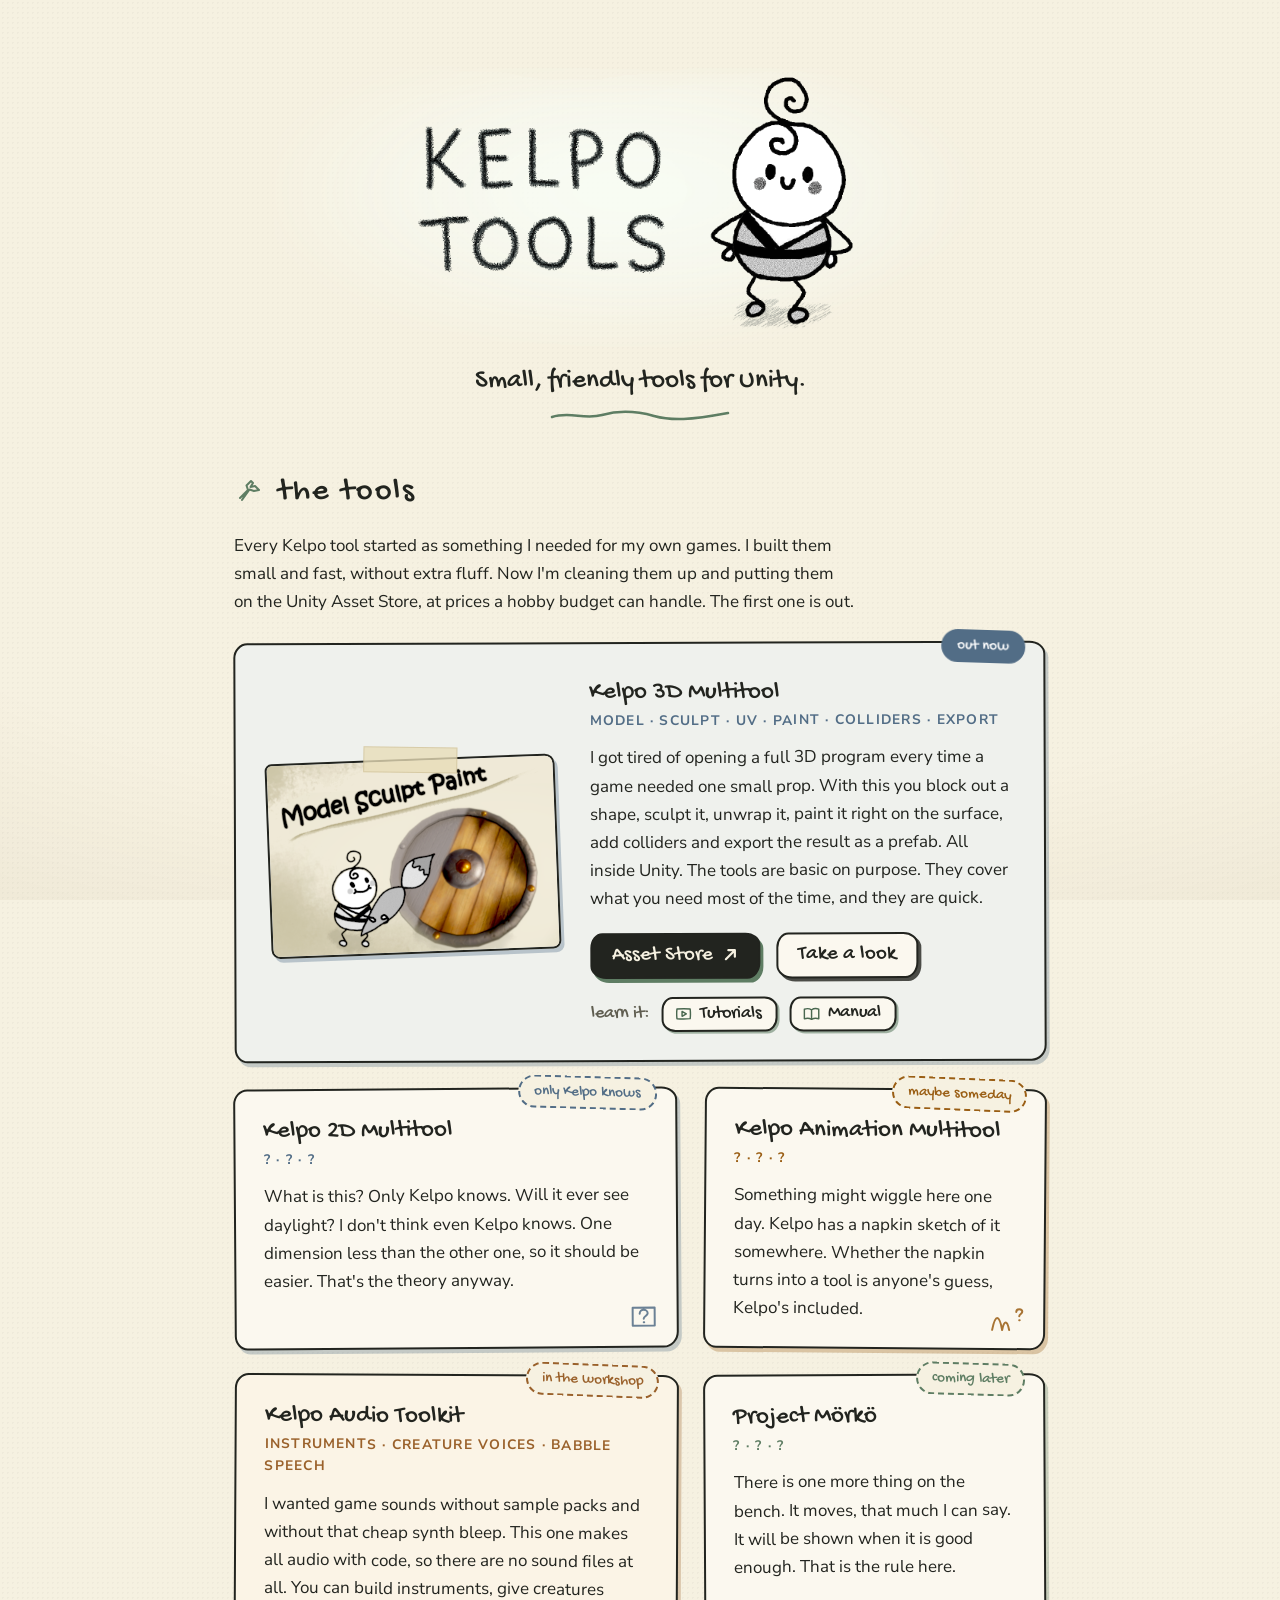
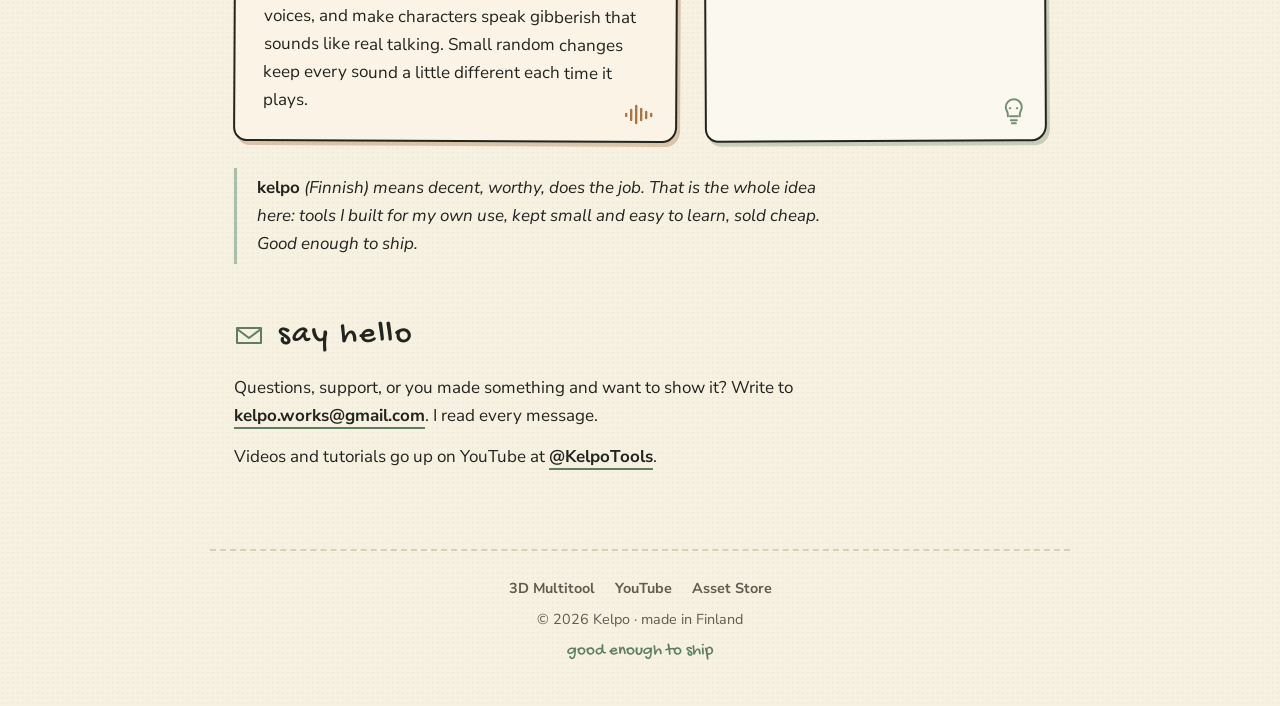
<file: index.html>
<!DOCTYPE html>
<html lang="en">
<head>
<meta charset="UTF-8">
<meta name="viewport" content="width=device-width, initial-scale=1.0">
<title>Kelpo Tools · small, friendly tools for Unity</title>
<meta name="description" content="Kelpo makes small, fast, friendly tools for Unity. Good enough to ship.">
<link rel="canonical" href="https://kelpoworks.github.io/">
<meta property="og:type" content="website">
<meta property="og:site_name" content="Kelpo Tools">
<meta property="og:title" content="Kelpo Tools · small, friendly tools for Unity">
<meta property="og:description" content="Kelpo makes small, fast, friendly tools for Unity. Good enough to ship.">
<meta property="og:url" content="https://kelpoworks.github.io/">
<meta property="og:image" content="https://kelpoworks.github.io/img/og-kelpo.jpg">
<meta name="twitter:card" content="summary_large_image">
<meta name="theme-color" content="#f6f1e1">
<link rel="icon" type="image/png" href="img/favicon.png">
<link rel="apple-touch-icon" href="img/apple-touch-icon.png">
<link rel="preconnect" href="https://fonts.googleapis.com">
<link rel="preconnect" href="https://fonts.gstatic.com" crossorigin>
<link href="https://fonts.googleapis.com/css2?family=Gochi+Hand&family=Nunito+Sans:ital,wght@0,400;0,600;0,700;1,400&display=swap" rel="stylesheet">
<link rel="stylesheet" href="css/style.css">
<script src="js/site.js" defer></script>
</head>
<body>

<header class="site-head wrap">
  <h1><img src="img/kelpo-tools.png" width="2000" height="800" alt="Kelpo Tools. The mascot is smiling and has the self-confidence of a much bigger person."></h1>
  <p class="tagline">Small, friendly tools for Unity.
    <svg class="squig" width="180" height="12" viewBox="0 0 180 12" fill="none" aria-hidden="true">
      <path d="M2 8 C 20 2, 34 11, 52 6 S 86 2, 104 7 S 140 11, 178 4" stroke="#5e7d63" stroke-width="2.5" stroke-linecap="round"/>
    </svg>
  </p>
</header>

<main class="wrap">

  <section id="tools">
    <h2>
      <svg width="30" height="30" viewBox="0 0 30 30" fill="none" aria-hidden="true">
        <path d="M6 20 L14 12 M14 12 l-1.5-4.5 L17 3 l2 2 -2.5 4 L21 8 l4 4 -5 1 -4.5-1.5 L8 22 Z" stroke="#5e7d63" stroke-width="2" stroke-linejoin="round" stroke-linecap="round"/>
      </svg>
      the tools
    </h2>

    <p class="lead">Every Kelpo tool started as something I needed for my own games. I built them small and fast, without extra fluff. Now I'm cleaning them up and putting them on the Unity Asset Store, at prices a hobby budget can handle. The first one is out.</p>

    <div class="cards">
      <article class="card card--3d card--feature">
        <span class="badge badge--live">out now</span>
        <a class="photo" href="multitool/" tabindex="-1" aria-hidden="true">
          <img src="img/multitool-card.png" width="420" height="280" alt="">
        </a>
        <div>
          <h3><a href="multitool/">Kelpo 3D Multitool</a></h3>
          <p class="pillars">Model · Sculpt · UV · Paint · Colliders · Export</p>
          <p>I got tired of opening a full 3D program every time a game needed one small prop. With this you block out a shape, sculpt it, unwrap it, paint it right on the surface, add colliders and export the result as a prefab. All inside Unity. The tools are basic on purpose. They cover what you need most of the time, and they are quick.</p>
          <div class="actions">
            <a class="btn btn--main" href="https://assetstore.unity.com/packages/tools/modeling/kelpo-3d-multitool-398918">Asset Store
              <svg width="16" height="16" viewBox="0 0 16 16" fill="none" aria-hidden="true"><path d="M3.5 12.5 L12 4 M6 3.5 h6.5 v6.5" stroke="currentColor" stroke-width="2.2" stroke-linecap="round" stroke-linejoin="round"/></svg>
            </a>
            <a class="btn" href="multitool/">Take a look</a>
            <p class="sale" data-until="2026-10-05T18:00:00Z" hidden>launch sale 30% off · <span data-left></span></p>
          </div>
          <p class="learn-links">learn it:
            <a href="multitool/#tutorials"><svg width="18" height="18" viewBox="0 0 30 30" fill="none" aria-hidden="true"><path d="M4 7 C10 6.4 20 6.4 26 7 C26.6 12 26.6 18 26 23 C20 23.6 10 23.6 4 23 C3.4 18 3.4 12 4 7 Z M12.5 11 L19.5 15 L12.5 19 Z" stroke="currentColor" stroke-width="2.4" stroke-linejoin="round" stroke-linecap="round"/></svg>Tutorials</a>
            <a href="multitool/#manual"><svg width="18" height="18" viewBox="0 0 30 30" fill="none" aria-hidden="true"><path d="M3 8 C7 6.5 11 6.5 15 9 V25 C11 22.5 7 22.5 3 24 Z M27 8 C23 6.5 19 6.5 15 9 V25 C19 22.5 23 22.5 27 24 Z" stroke="currentColor" stroke-width="2.4" stroke-linejoin="round" stroke-linecap="round"/></svg>Manual</a>
          </p>
        </div>
      </article>

      <article class="card card--2d">
        <span class="badge">only Kelpo knows</span>
        <h3>Kelpo 2D Multitool</h3>
        <p class="pillars">? · ? · ?</p>
        <p>What is this? Only Kelpo knows. Will it ever see daylight? I don't think even Kelpo knows. One dimension less than the other one, so it should be easier. That's the theory anyway.</p>
        <svg class="doodle" width="30" height="30" viewBox="0 0 30 30" fill="none" aria-hidden="true">
          <path d="M4 6 h22 v18 H4 Z M11 12 c0-2.5 2-4 4-4 s4 1.5 4 3.5 c0 2.5-4 3-4 5.5 M15 20.5 h.5" stroke-width="2" stroke-linecap="round" stroke-linejoin="round"/>
        </svg>
      </article>

      <article class="card card--anim">
        <span class="badge">maybe someday</span>
        <h3>Kelpo Animation Multitool</h3>
        <p class="pillars">? · ? · ?</p>
        <p>Something might wiggle here one day. Kelpo has a napkin sketch of it somewhere. Whether the napkin turns into a tool is anyone's guess, Kelpo's included.</p>
        <svg class="doodle" width="36" height="28" viewBox="0 0 36 28" fill="none" aria-hidden="true">
          <path d="M3 24 C6 8, 10 8, 13 24 C15 14, 18 14, 20 24 M27 6 c0-2 1.5-3 3-3 s3 1 3 2.7 c0 2-3 2.3-3 4.3 M30 14 h.5" stroke-width="2" stroke-linecap="round" stroke-linejoin="round"/>
          <circle cx="20" cy="22" r="2.2" stroke-width="2"/>
        </svg>
      </article>

      <article class="card card--audio">
        <span class="badge">in the workshop</span>
        <h3>Kelpo Audio Toolkit</h3>
        <p class="pillars">Instruments · Creature Voices · Babble Speech</p>
        <p>I wanted game sounds without sample packs and without that cheap synth bleep. This one makes all audio with code, so there are no sound files at all. You can build instruments, give creatures voices, and make characters speak gibberish that sounds like real talking. Small random changes keep every sound a little different each time it plays.</p>
        <svg class="doodle" width="34" height="26" viewBox="0 0 34 26" fill="none" aria-hidden="true">
          <path d="M3 13 v2 M8 9 v10 M13 5 v17 M18 8 v11 M23 11 v6 M28 13 v2" stroke-width="2.4" stroke-linecap="round"/>
        </svg>
      </article>

      <article class="card">
        <span class="badge">coming later</span>
        <h3>Project Mörkö</h3>
        <p class="pillars">? · ? · ?</p>
        <p>There is one more thing on the bench. It moves, that much I can say. It will be shown when it is good enough. That is the rule here.</p>
        <svg class="doodle" width="26" height="30" viewBox="0 0 26 30" fill="none" aria-hidden="true">
          <path d="M13 4 c5 0 8 4 8 8 c0 3 -2 4 -2 7 v2 M13 4 c-5 0 -8 4 -8 8 c0 3 2 4 2 7 v2 M9 21 h8 M10 25 h6 M11 28 h4 M9 13 h.5 M16 13 h.5" stroke-width="2" stroke-linecap="round" stroke-linejoin="round"/>
        </svg>
      </article>
    </div>

    <p class="kelpo-note"><b>kelpo</b> <i>(Finnish)</i> means decent, worthy, does the job. That is the whole idea here: tools I built for my own use, kept small and easy to learn, sold cheap. Good enough to ship.</p>
  </section>

  <section id="contact">
    <h2>
      <svg width="30" height="24" viewBox="0 0 30 24" fill="none" aria-hidden="true">
        <path d="M3 5 h24 v15 H3 Z M3 6 l12 9 12-9" stroke="#5e7d63" stroke-width="2" stroke-linejoin="round" stroke-linecap="round"/>
      </svg>
      say hello
    </h2>
    <p class="lead">Questions, support, or you made something and want to show it? Write to <a href="mailto:kelpo.works@gmail.com">kelpo.works@gmail.com</a>. I read every message.</p>
    <p class="lead">Videos and tutorials go up on YouTube at <a href="https://www.youtube.com/@KelpoTools">@KelpoTools</a>.</p>
  </section>

</main>

<footer class="wrap">
  <nav aria-label="Elsewhere">
    <a href="multitool/">3D Multitool</a>
    <a href="https://www.youtube.com/@KelpoTools">YouTube</a>
    <a href="https://assetstore.unity.com/publishers/153966">Asset Store</a>
  </nav>
  <p>© 2026 Kelpo · made in Finland</p>
  <p class="mini">good enough to ship</p>
</footer>

</body>
</html>
</file>
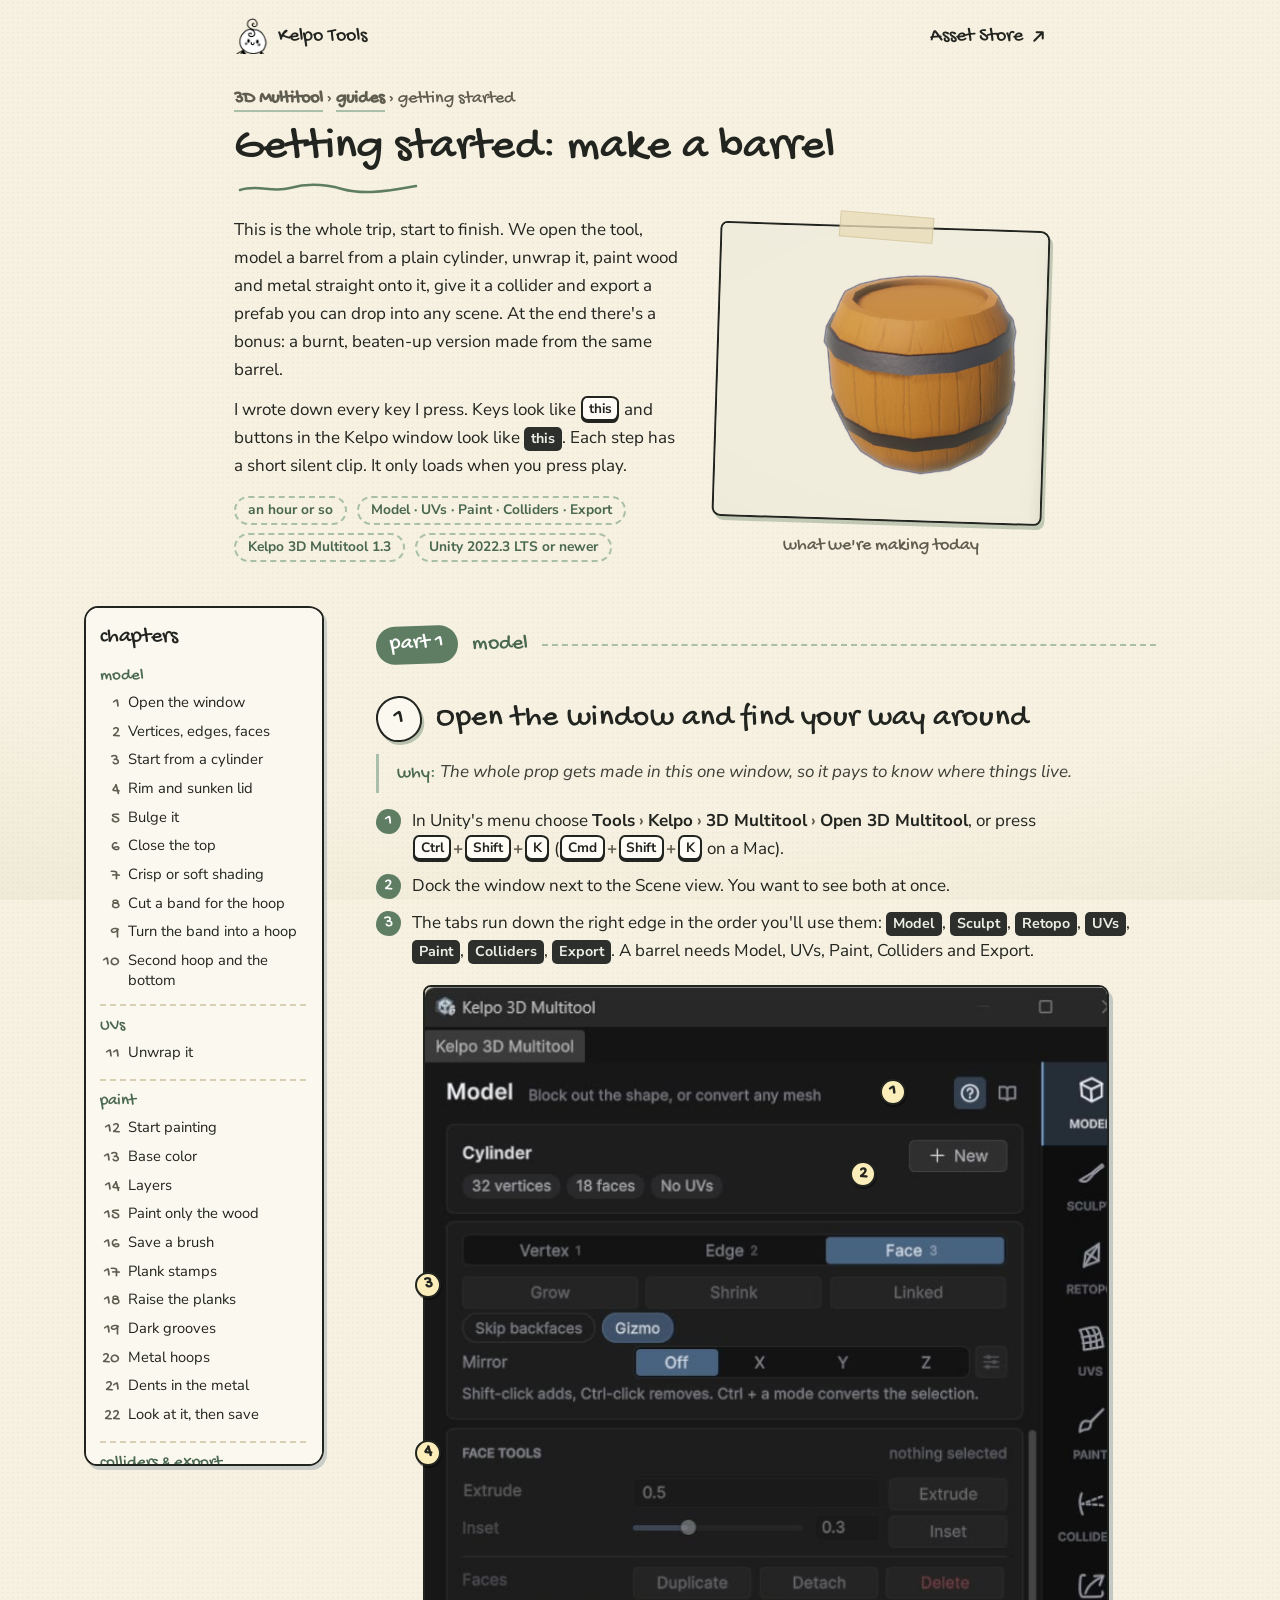
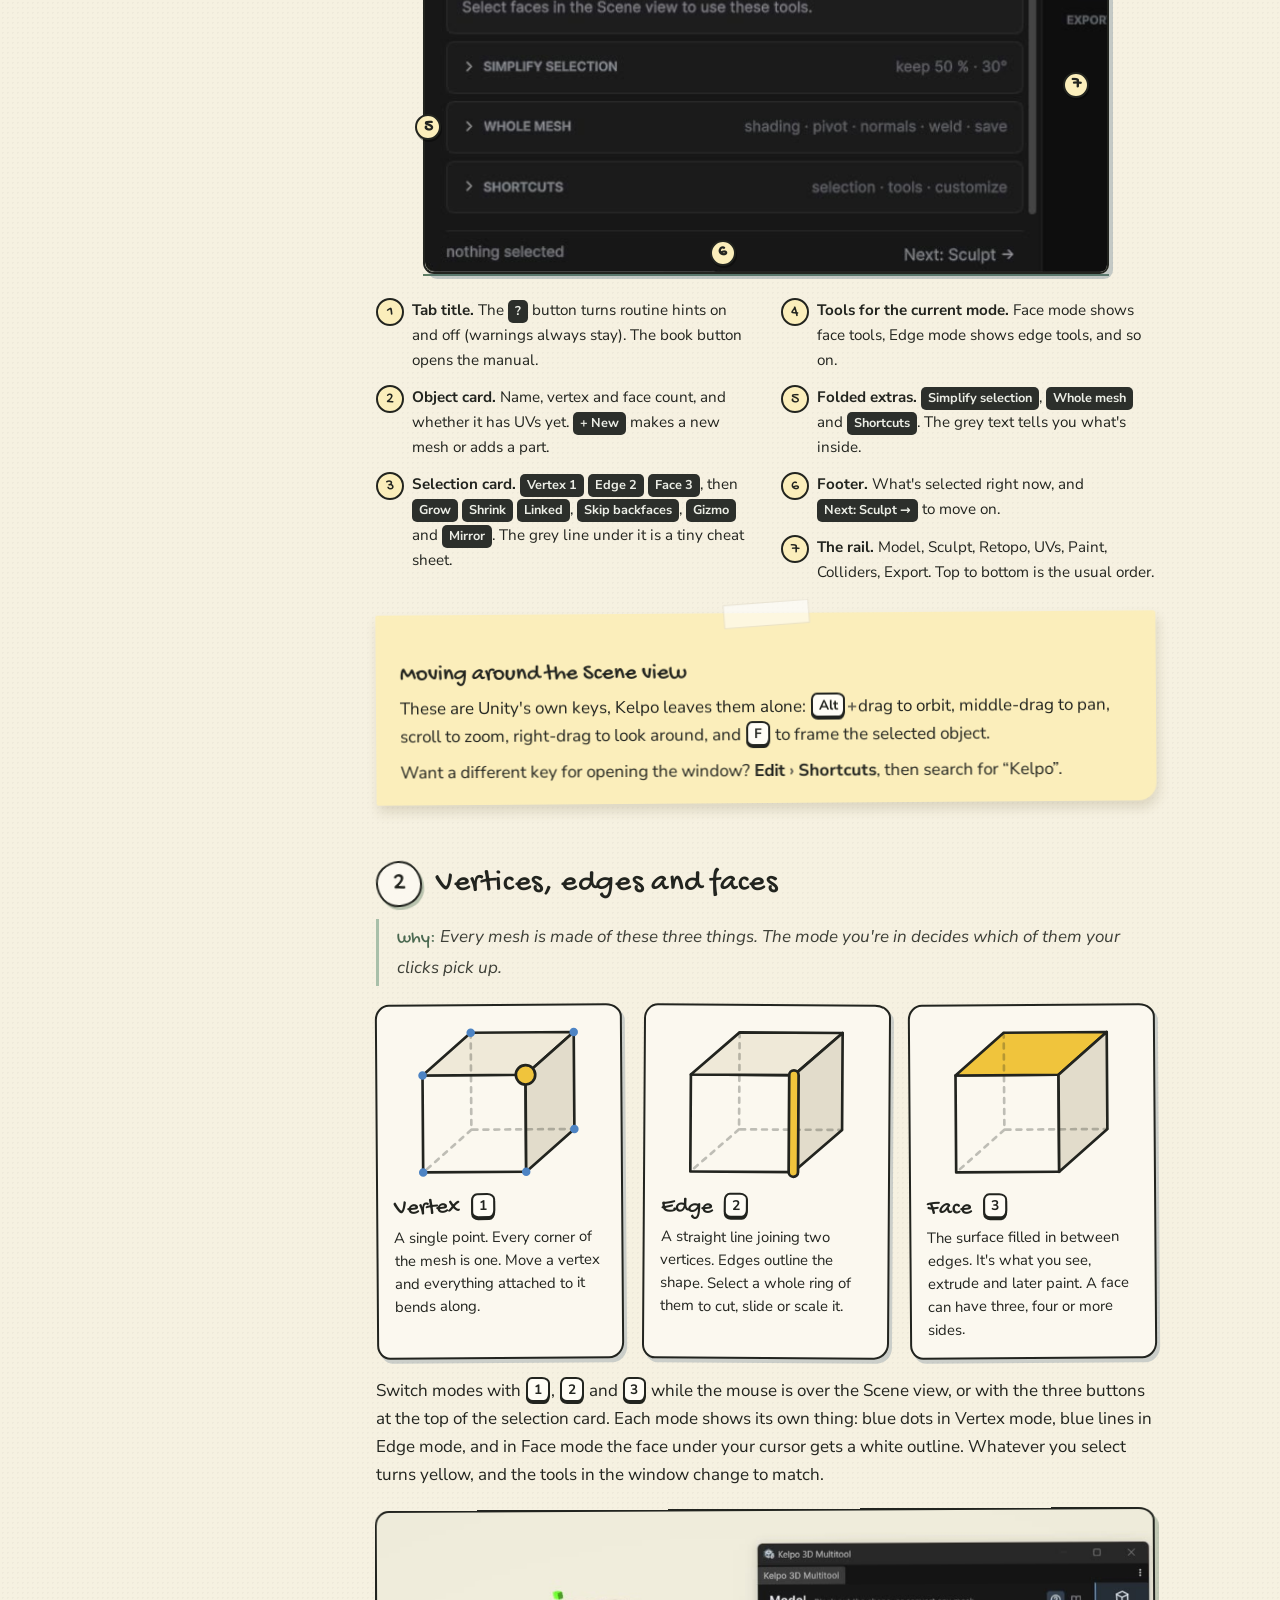
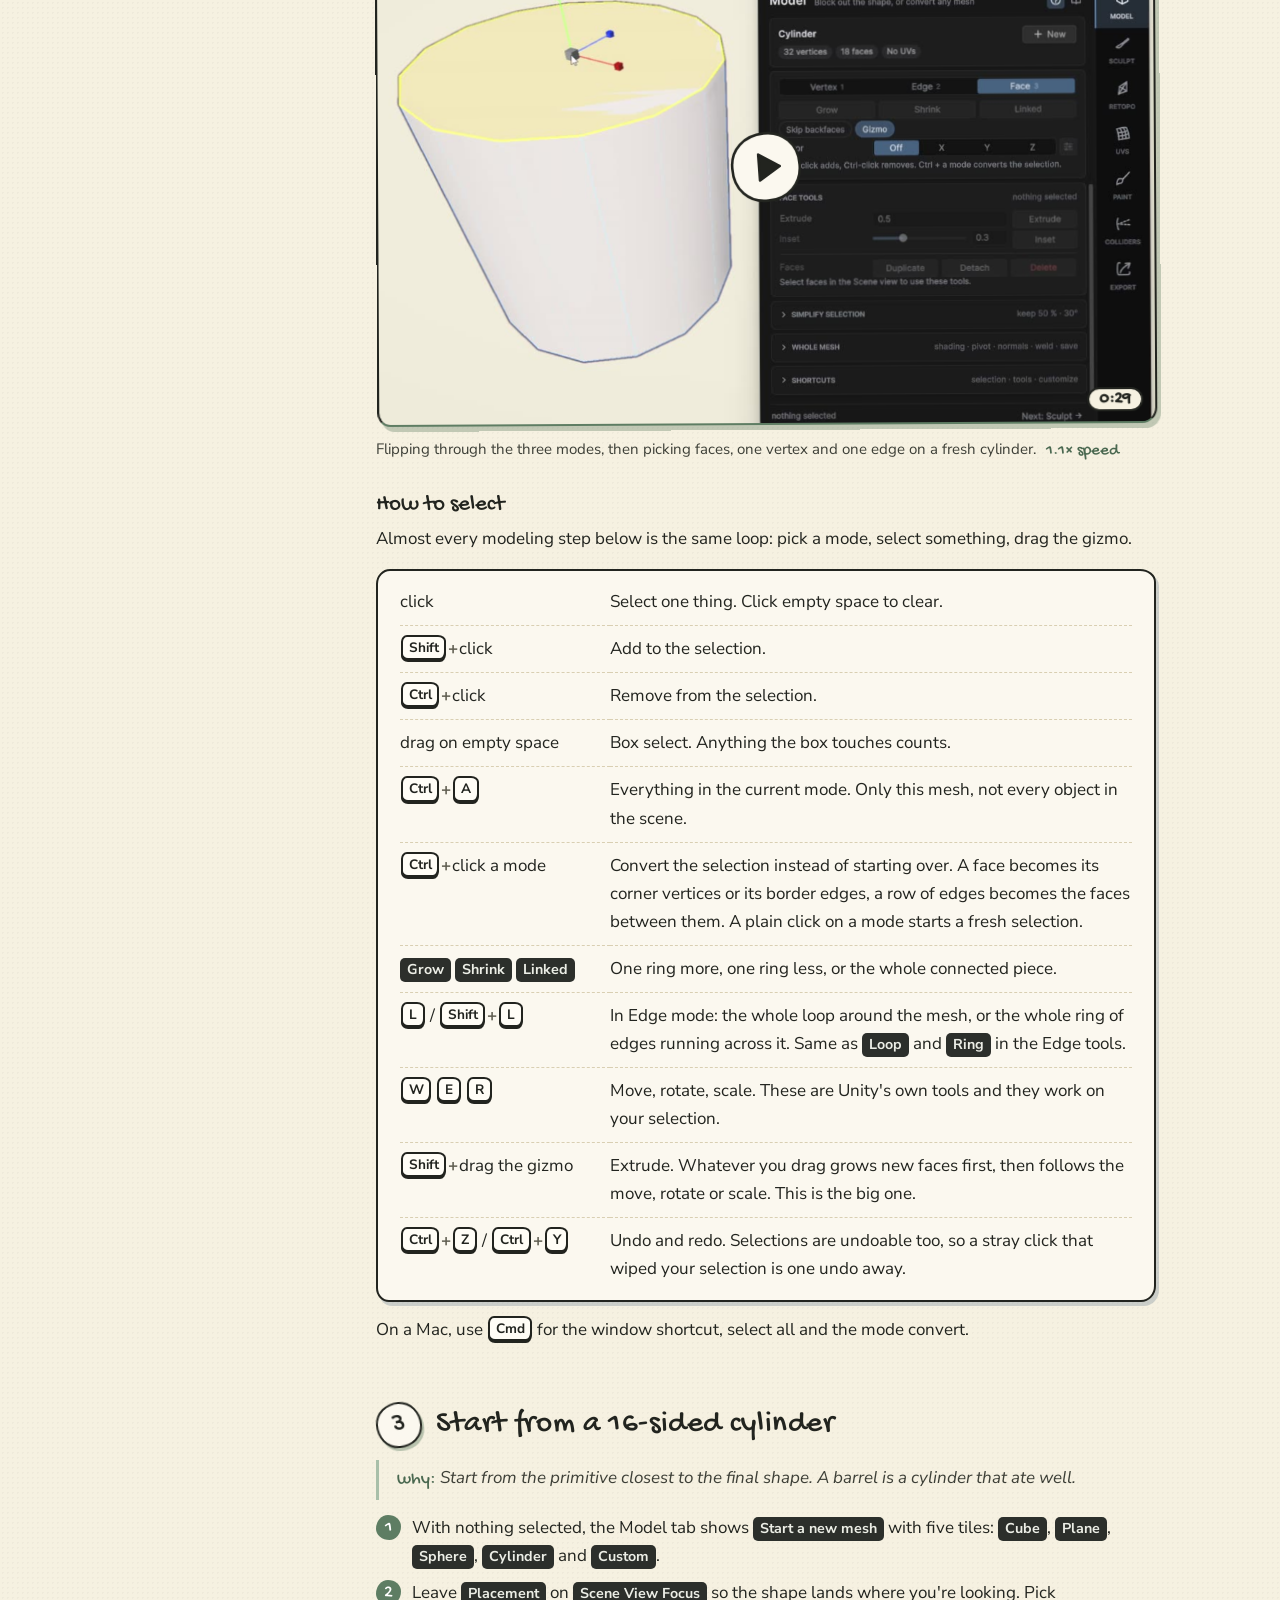
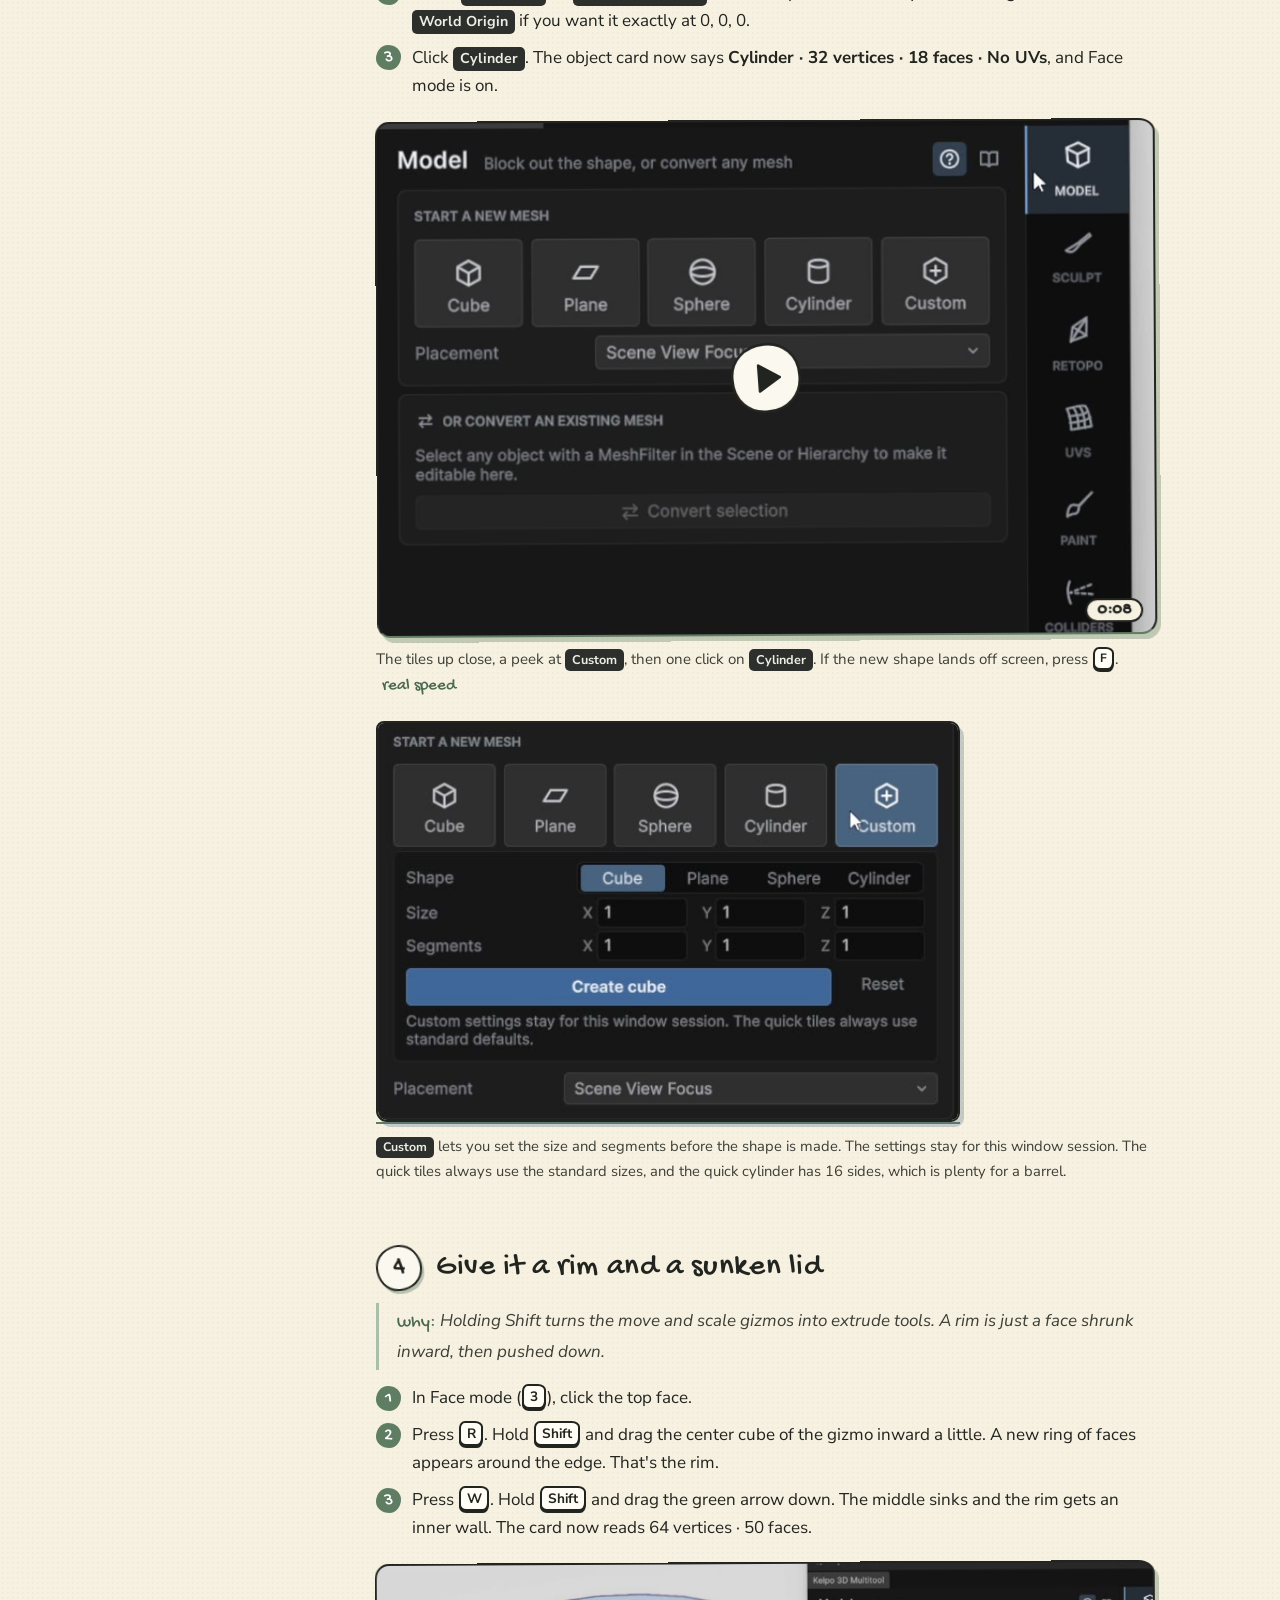
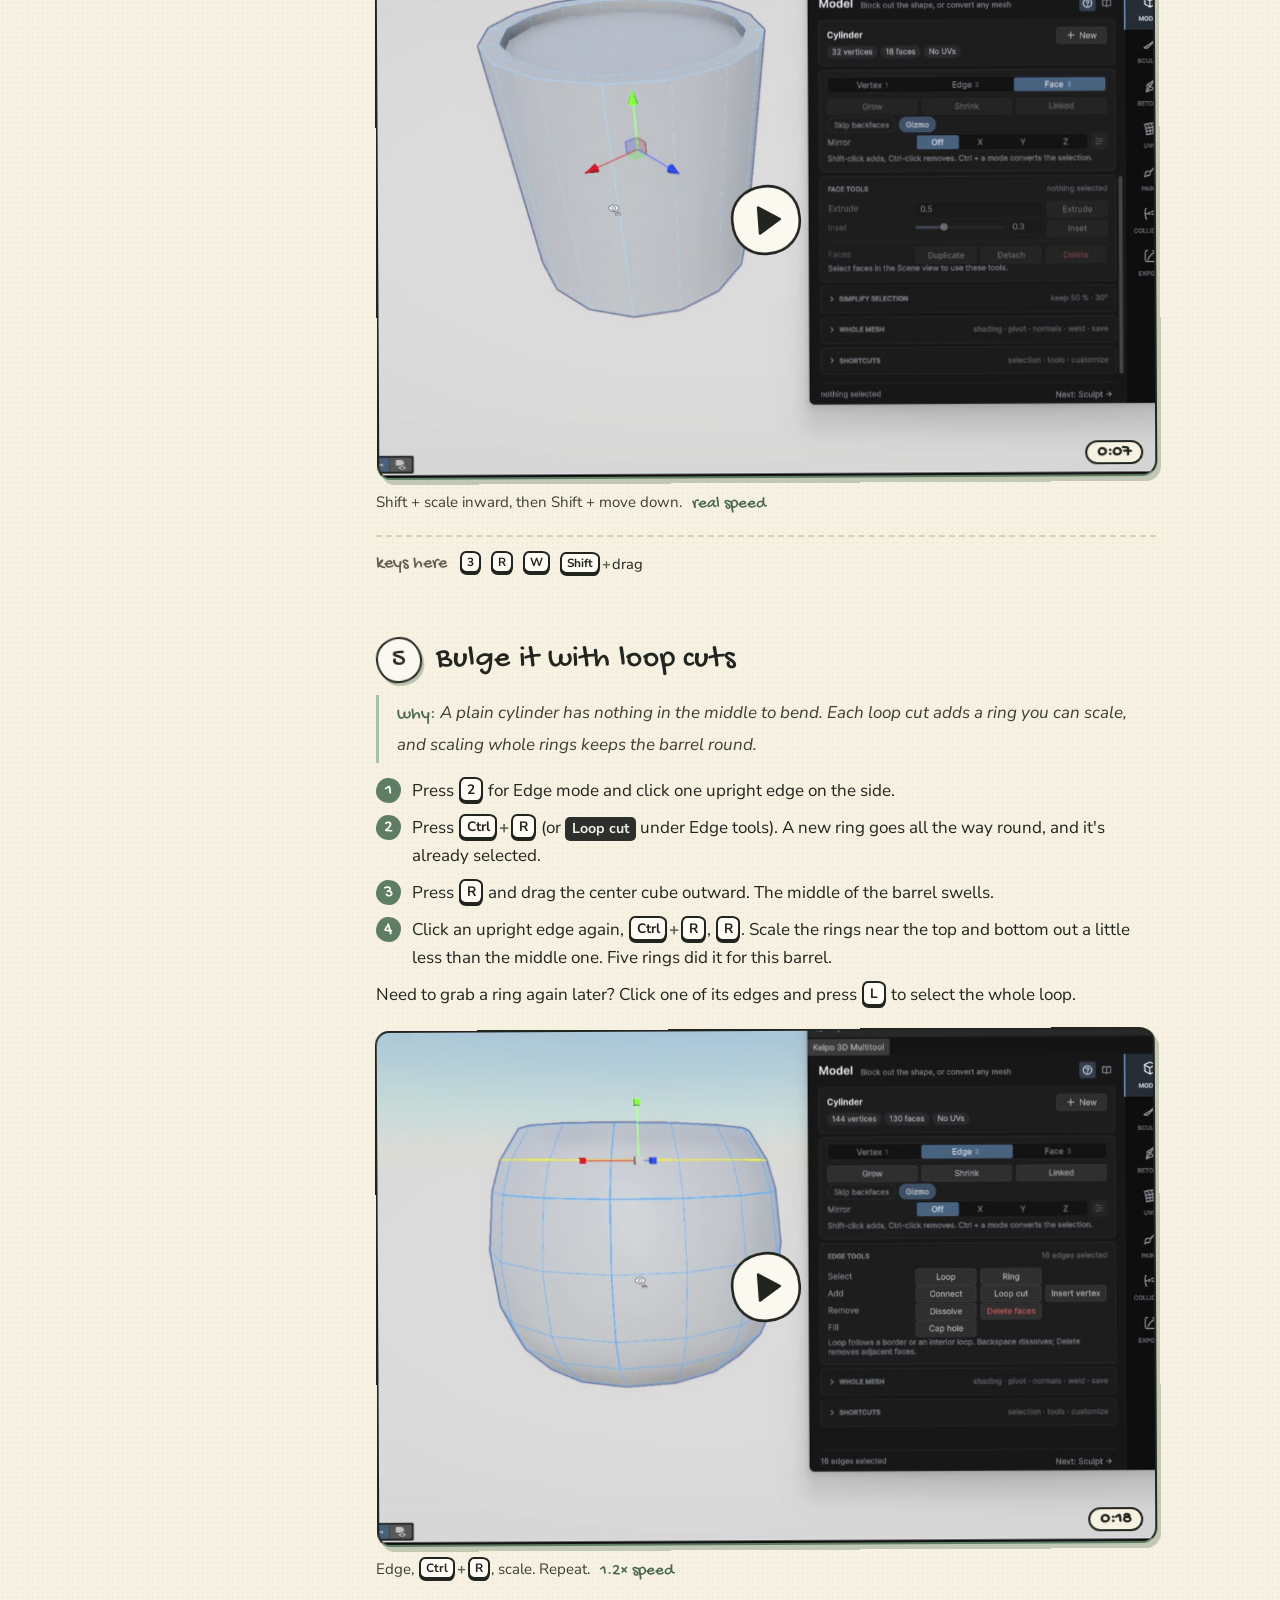
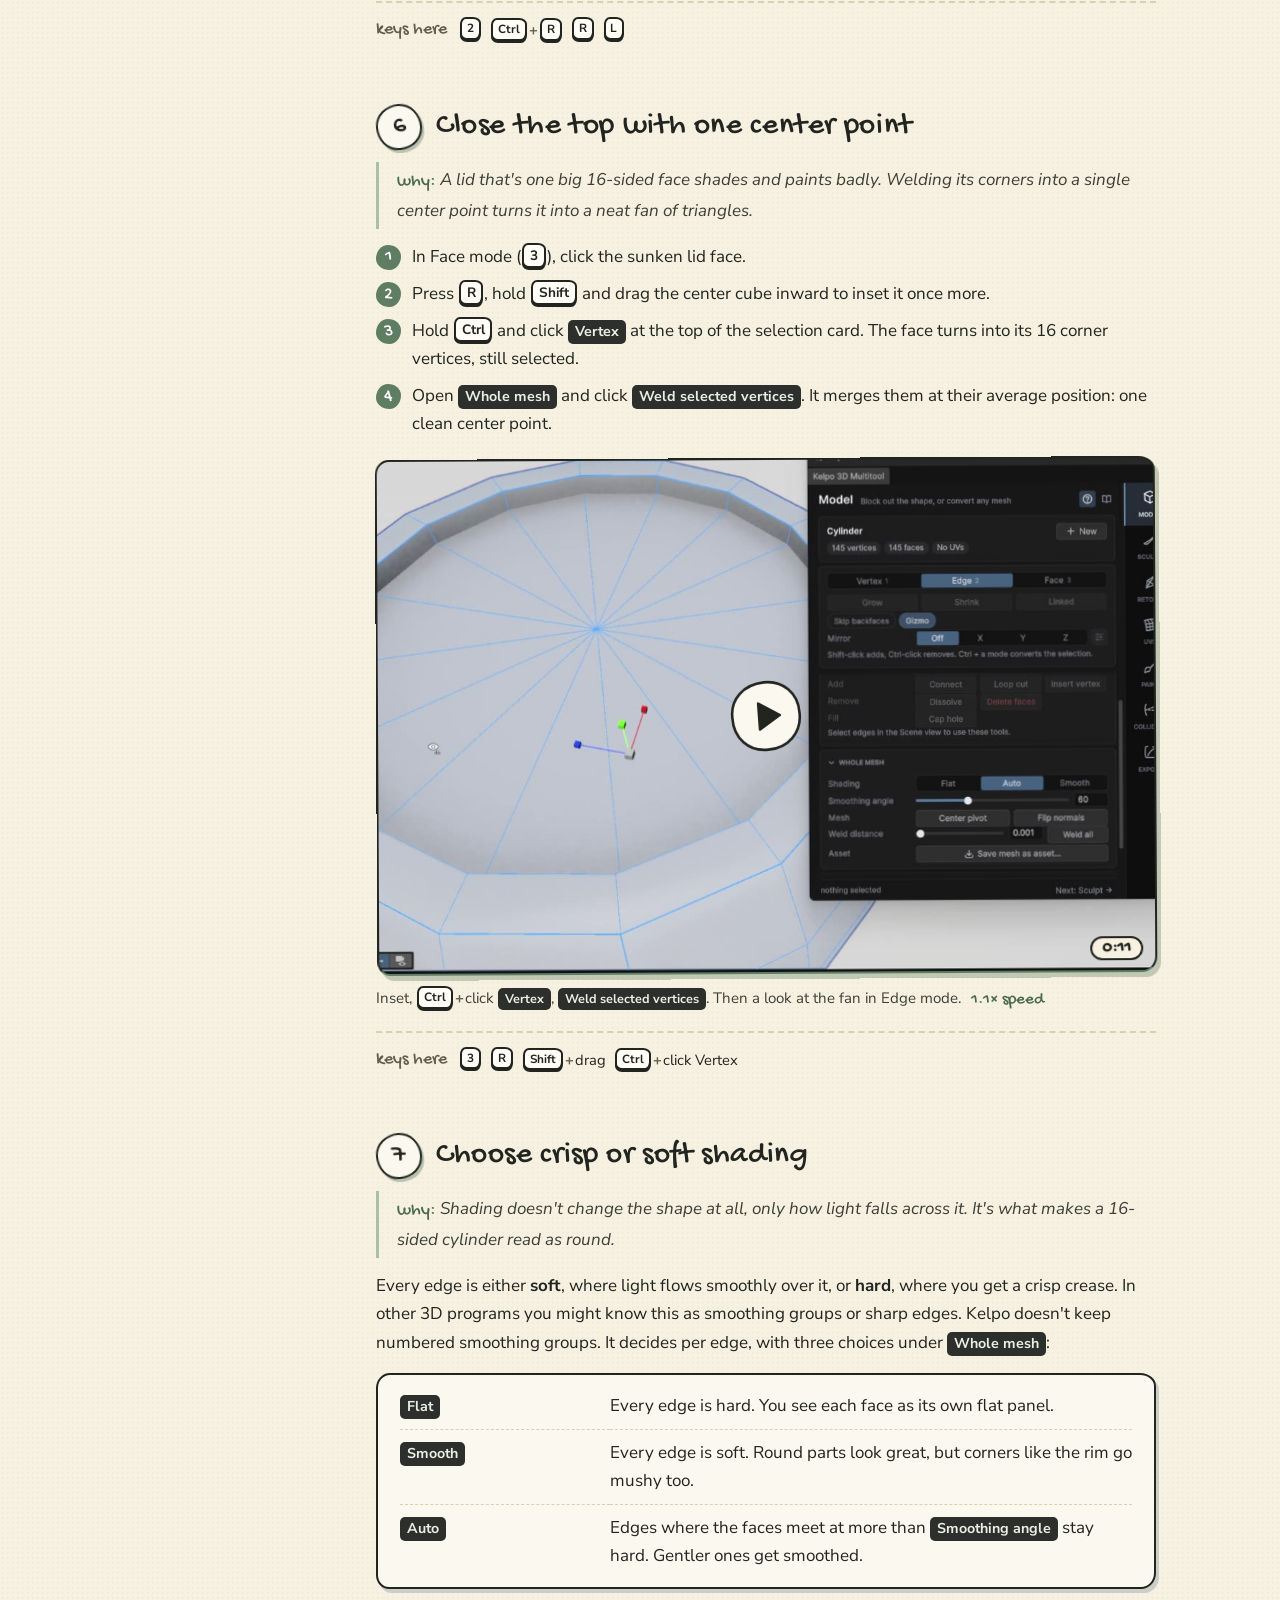
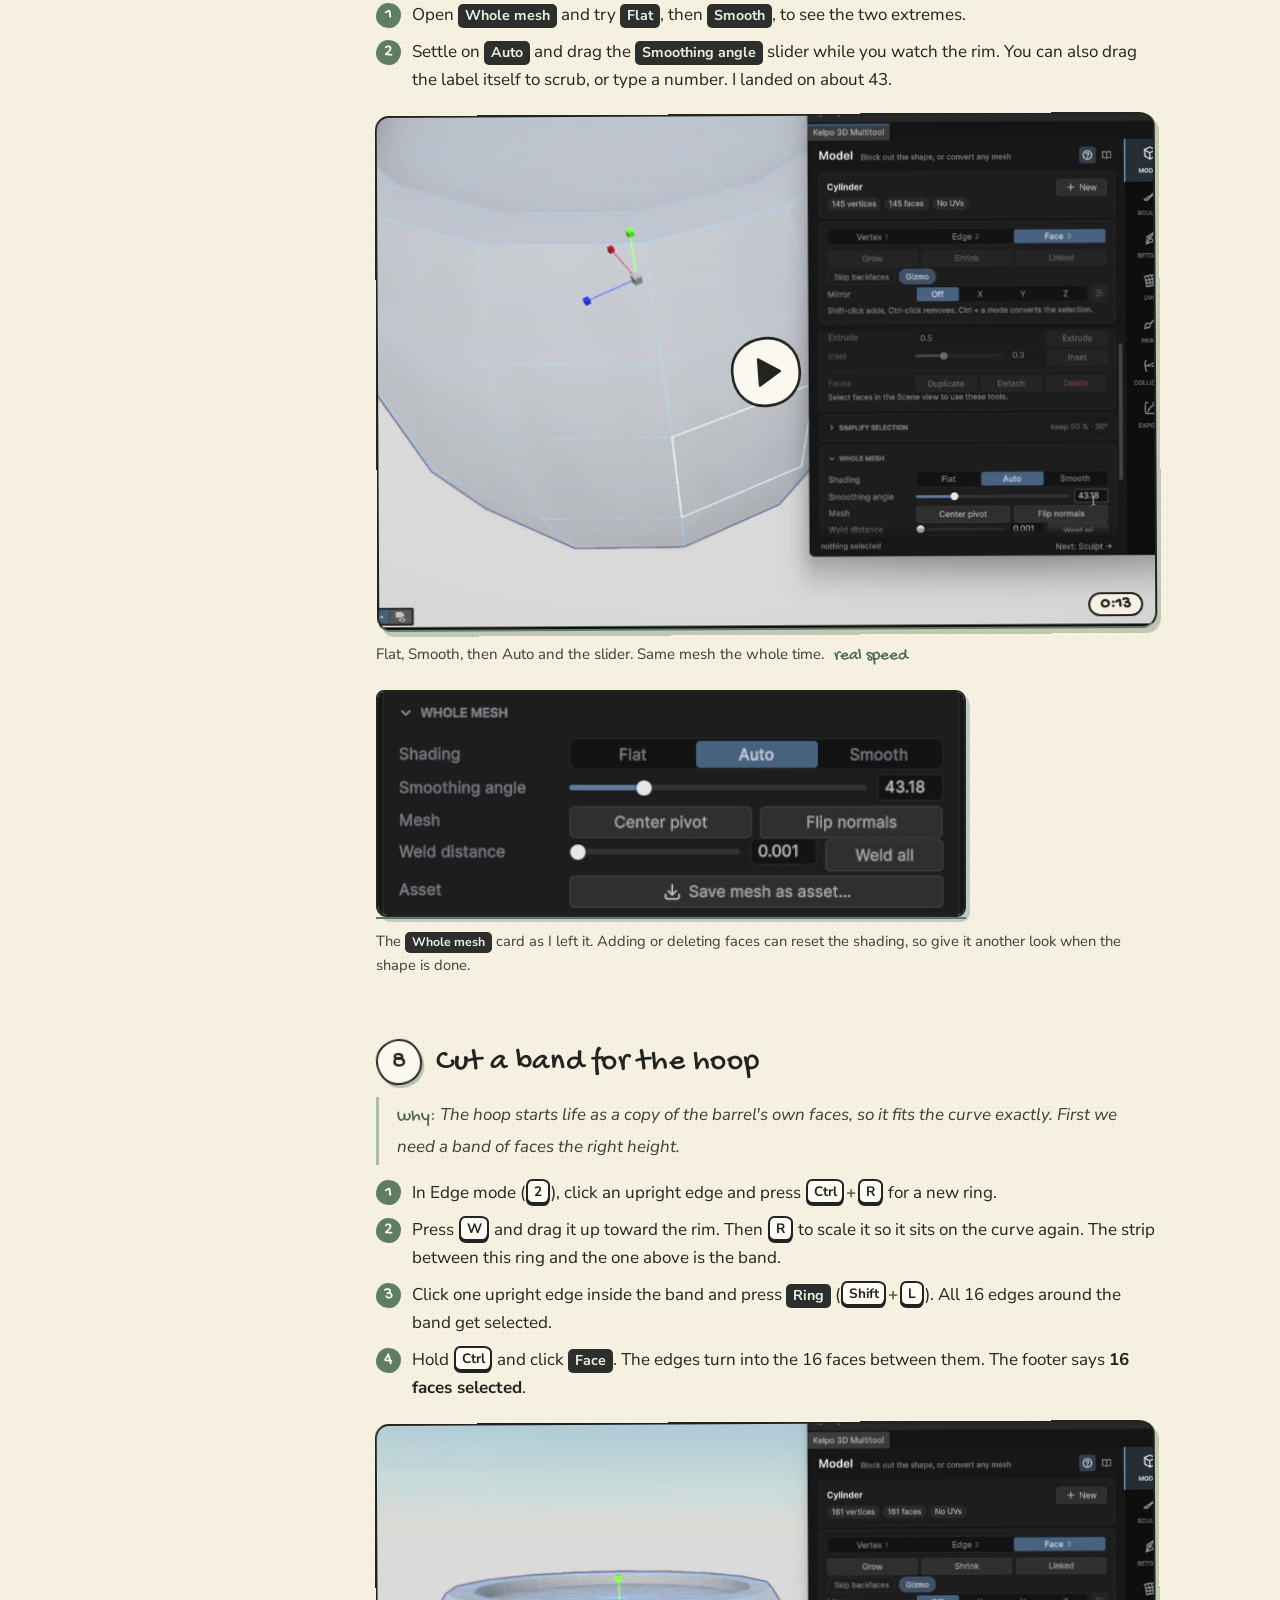
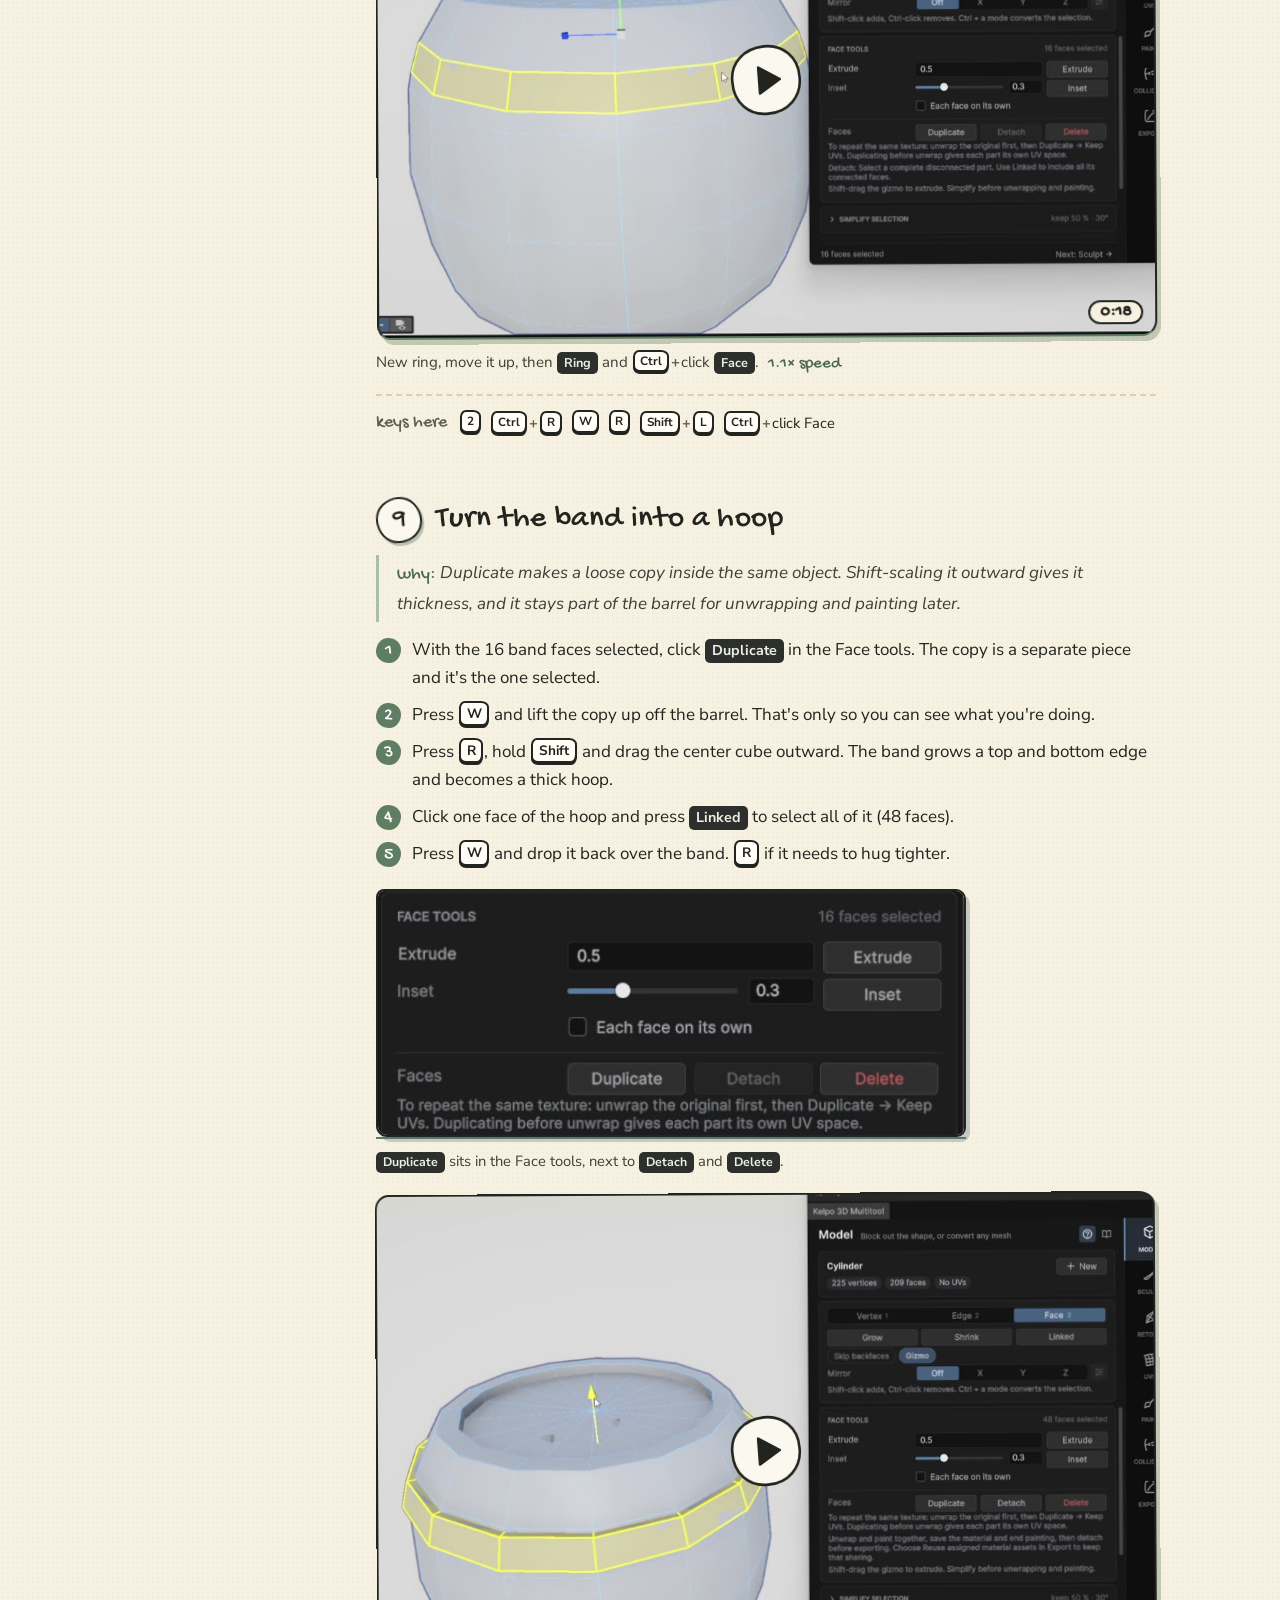
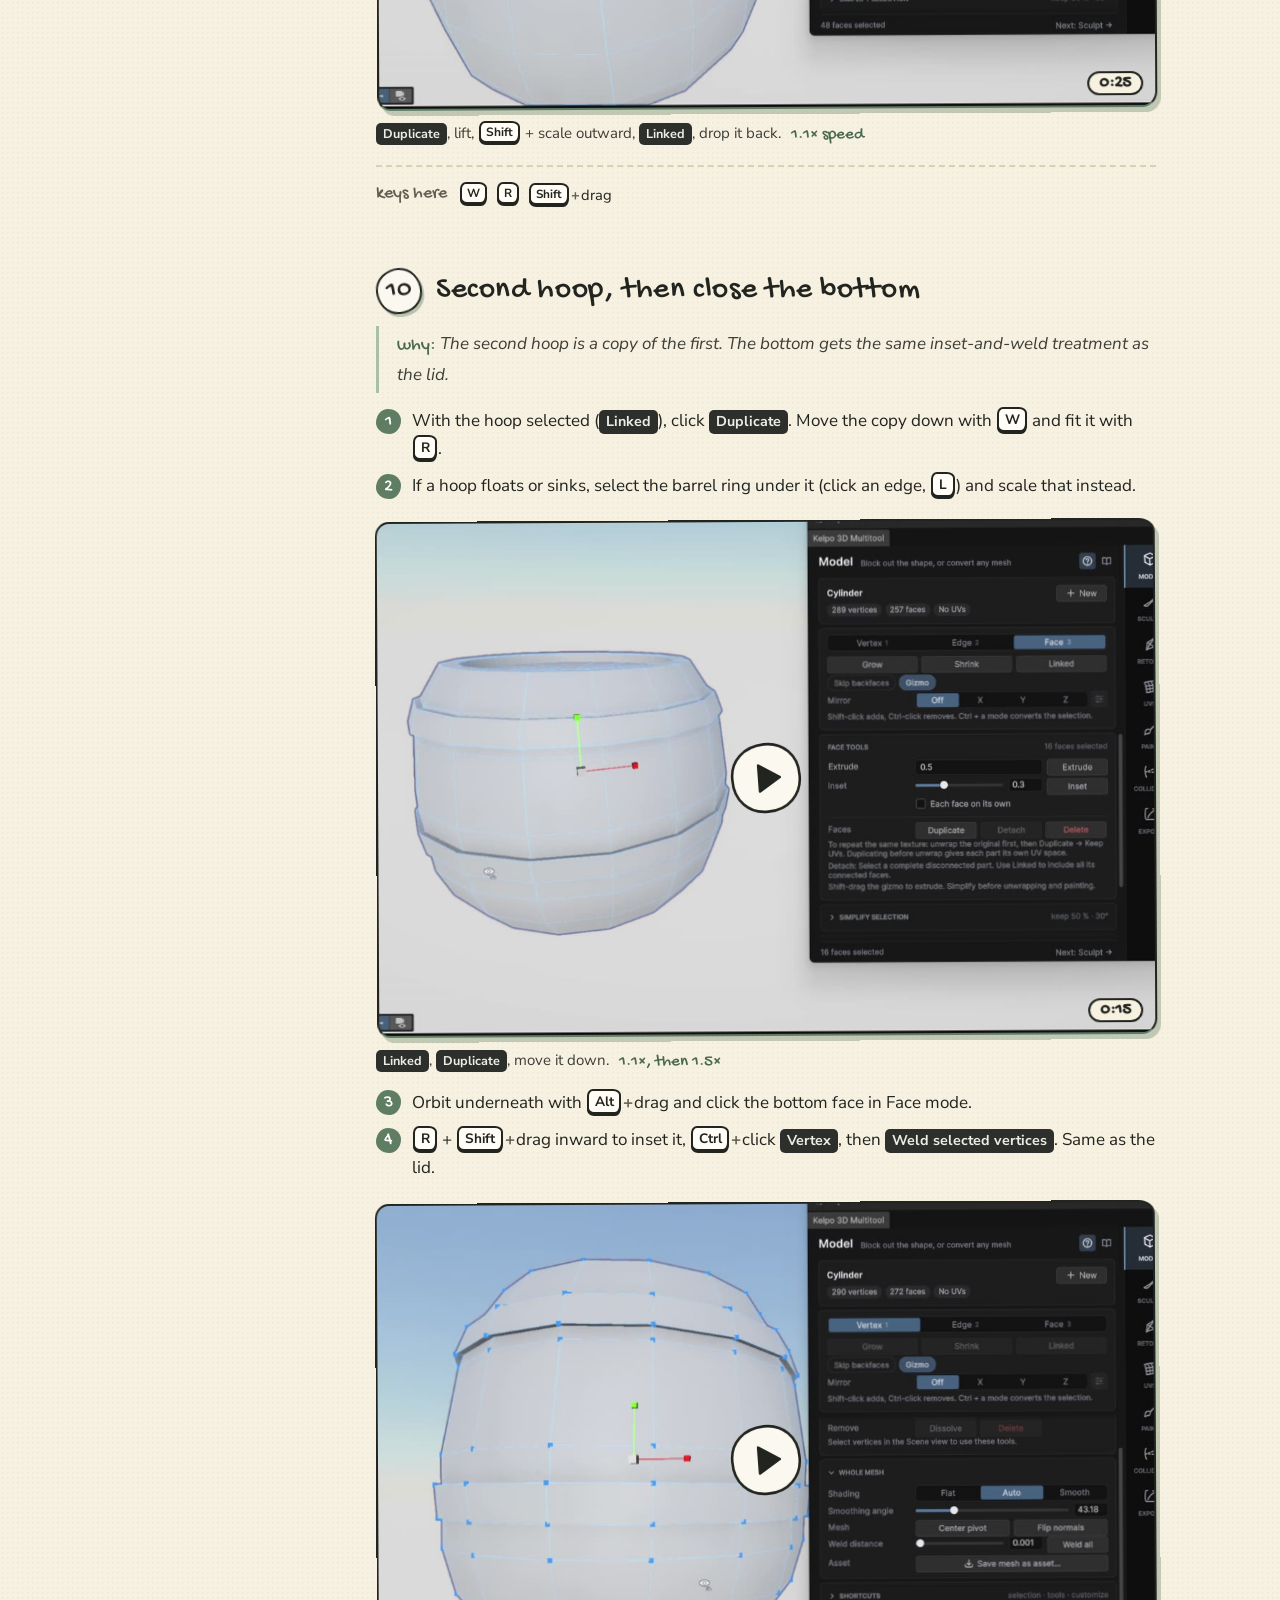
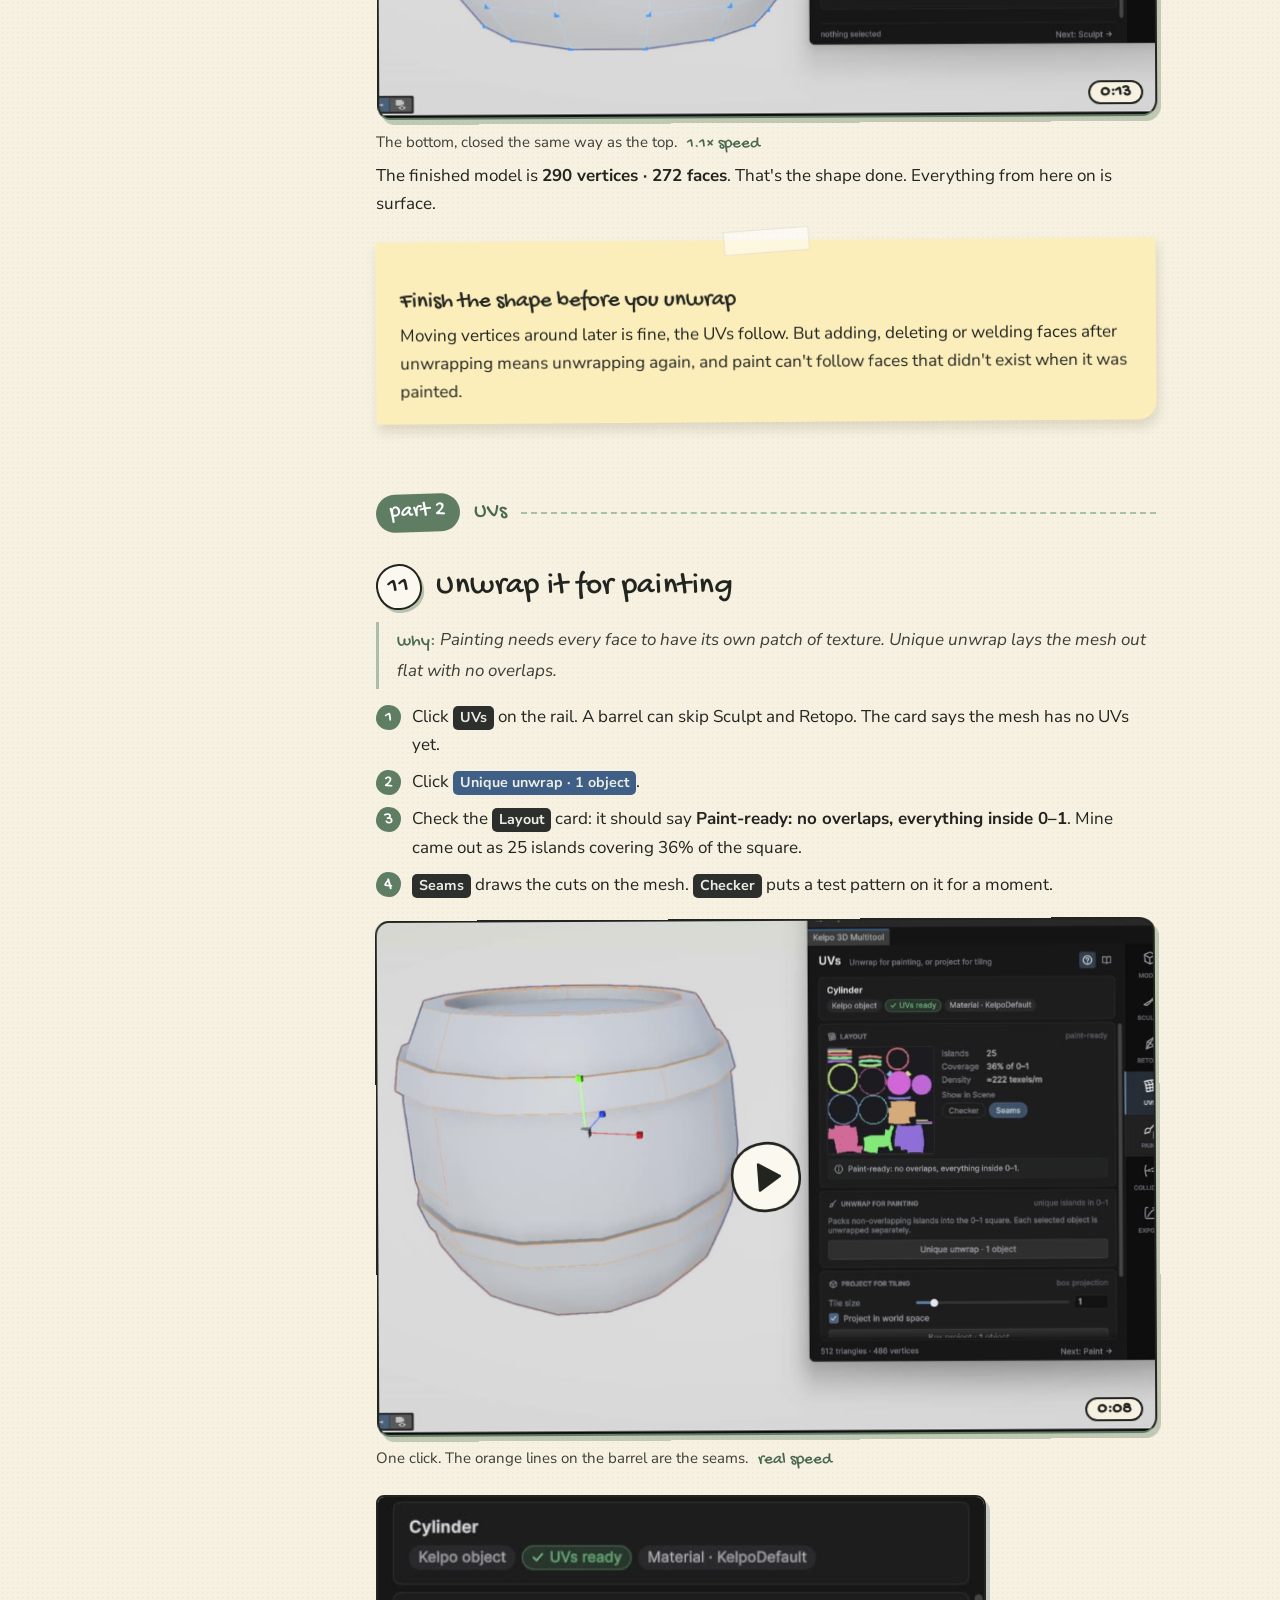
<file: multitool/getting-started/index.html>
<!DOCTYPE html>
<html lang="en">
<head>
<meta charset="UTF-8">
<meta name="viewport" content="width=device-width, initial-scale=1.0">
<title>Getting started: make a barrel · Kelpo 3D Multitool</title>
<meta name="description" content="Make a wooden barrel from start to finish in Kelpo 3D Multitool: model it, unwrap it, paint wood and metal, add a collider and export a prefab. Every key press written down, a short clip for each step.">
<link rel="canonical" href="https://kelpoworks.github.io/multitool/getting-started/">
<meta property="og:type" content="article">
<meta property="og:site_name" content="Kelpo Tools">
<meta property="og:title" content="Getting started: make a barrel · Kelpo 3D Multitool">
<meta property="og:description" content="Model, unwrap, paint, add a collider and export a wooden barrel without leaving Unity. Every key press written down, a short clip for each step.">
<meta property="og:url" content="https://kelpoworks.github.io/multitool/getting-started/">
<meta property="og:image" content="https://kelpoworks.github.io/multitool/getting-started/media/og.jpg">
<meta name="twitter:card" content="summary_large_image">
<meta name="theme-color" content="#f6f1e1">
<link rel="icon" type="image/png" href="../../img/favicon.png">
<link rel="apple-touch-icon" href="../../img/apple-touch-icon.png">
<link rel="preconnect" href="https://fonts.googleapis.com">
<link rel="preconnect" href="https://fonts.gstatic.com" crossorigin>
<link href="https://fonts.googleapis.com/css2?family=Gochi+Hand&family=Nunito+Sans:ital,wght@0,400;0,600;0,700;1,400&display=swap" rel="stylesheet">
<link rel="stylesheet" href="../../css/style.css">
<link rel="stylesheet" href="../../css/guide.css">
<script src="../../js/guide.js" defer></script>
</head>
<body>

<nav class="topbar wrap" aria-label="Site">
  <a href="../../"><img src="../../img/kelpo-head.png" width="36" height="36" alt=""> Kelpo Tools</a>
  <a href="https://assetstore.unity.com/packages/tools/modeling/kelpo-3d-multitool-398918">Asset Store
    <svg width="15" height="15" viewBox="0 0 16 16" fill="none" aria-hidden="true"><path d="M3.5 12.5 L12 4 M6 3.5 h6.5 v6.5" stroke="currentColor" stroke-width="2.2" stroke-linecap="round" stroke-linejoin="round"/></svg>
  </a>
</nav>

<header class="guide-head wrap">
  <p class="crumbs"><a href="../">3D Multitool</a> › <a href="../#learn">guides</a> › getting started</p>
  <h1>Getting started: make a barrel</h1>
  <svg class="squig" width="180" height="12" viewBox="0 0 180 12" fill="none" aria-hidden="true">
    <path d="M2 8 C 20 2, 34 11, 52 6 S 86 2, 104 7 S 140 11, 178 4" stroke="#5e7d63" stroke-width="2.5" stroke-linecap="round"/>
  </svg>
  <div class="guide-intro">
    <div>
      <p class="lead">This is the whole trip, start to finish. We open the tool, model a barrel from a plain cylinder, unwrap it, paint wood and metal straight onto it, give it a collider and export a prefab you can drop into any scene. At the end there's a bonus: a burnt, beaten-up version made from the same barrel.</p>
      <p class="lead">I wrote down every key I press. Keys look like <kbd>this</kbd> and buttons in the Kelpo window look like <span class="ui">this</span>. Each step has a short silent clip. It only loads when you press play.</p>
      <ul class="chips">
        <li>an hour or so</li>
        <li>Model · UVs · Paint · Colliders · Export</li>
        <li>Kelpo 3D Multitool 1.3</li>
        <li>Unity 2022.3 LTS or newer</li>
      </ul>
    </div>
    <figure>
      <span class="photo"><img src="media/hero.jpg" width="940" height="840" alt="The finished barrel: orange-brown wooden planks with dark grooves, a sunken lid and two dark metal hoops."></span>
      <figcaption>what we're making today</figcaption>
    </figure>
  </div>
</header>

<div class="guide">

  <nav class="toc" aria-label="Chapters">
    <details open>
      <summary>chapters <span class="toc-now" data-toc-now></span></summary>
      <ol>
        <li class="toc-part">model</li>
        <li><a href="#open">Open the window</a></li>
        <li><a href="#basics">Vertices, edges, faces</a></li>
        <li><a href="#cylinder">Start from a cylinder</a></li>
        <li><a href="#rim">Rim and sunken lid</a></li>
        <li><a href="#bulge">Bulge it</a></li>
        <li><a href="#close-top">Close the top</a></li>
        <li><a href="#shading">Crisp or soft shading</a></li>
        <li><a href="#band">Cut a band for the hoop</a></li>
        <li><a href="#hoop">Turn the band into a hoop</a></li>
        <li><a href="#second-hoop">Second hoop and the bottom</a></li>
        <li class="toc-part">UVs</li>
        <li><a href="#unwrap">Unwrap it</a></li>
        <li class="toc-part">paint</li>
        <li><a href="#start-paint">Start painting</a></li>
        <li><a href="#base-coat">Base color</a></li>
        <li><a href="#layers">Layers</a></li>
        <li><a href="#paint-area">Paint only the wood</a></li>
        <li><a href="#presets">Save a brush</a></li>
        <li><a href="#stamps">Plank stamps</a></li>
        <li><a href="#height">Raise the planks</a></li>
        <li><a href="#grooves">Dark grooves</a></li>
        <li><a href="#metal">Metal hoops</a></li>
        <li><a href="#dents">Dents in the metal</a></li>
        <li><a href="#result">Look at it, then save</a></li>
        <li class="toc-part">colliders &amp; export</li>
        <li><a href="#collider">Add a collider</a></li>
        <li><a href="#export">Export a prefab</a></li>
        <li class="toc-part">bonus</li>
        <li><a href="#convert">Make it editable again</a></li>
        <li><a href="#sculpt">Rough it up</a></li>
        <li><a href="#burnt">Paint it burnt</a></li>
        <li><a href="#export-variant">Export the variant</a></li>
        <li class="toc-part">reference</li>
        <li><a href="#fixes">When it goes wrong</a></li>
        <li><a href="#shortcuts">All the shortcuts</a></li>
      </ol>
    </details>
  </nav>

  <main class="guide-body">

    <p class="part-head"><b>part 1</b> model</p>

    <section class="step" id="open">
      <div class="step-head"><span class="step-no">1</span><h2>Open the window and find your way around</h2></div>
      <p class="why">The whole prop gets made in this one window, so it pays to know where things live.</p>
      <ol class="do">
        <li>In Unity's menu choose <span class="path">Tools<i>›</i>Kelpo<i>›</i>3D Multitool<i>›</i>Open 3D Multitool</span>, or press <span class="combo"><kbd>Ctrl</kbd><span class="plus">+</span><kbd>Shift</kbd><span class="plus">+</span><kbd>K</kbd></span> (<span class="combo"><kbd>Cmd</kbd><span class="plus">+</span><kbd>Shift</kbd><span class="plus">+</span><kbd>K</kbd></span> on a Mac).</li>
        <li>Dock the window next to the Scene view. You want to see both at once.</li>
        <li>The tabs run down the right edge in the order you'll use them: <span class="ui">Model</span>, <span class="ui">Sculpt</span>, <span class="ui">Retopo</span>, <span class="ui">UVs</span>, <span class="ui">Paint</span>, <span class="ui">Colliders</span>, <span class="ui">Export</span>. A barrel needs Model, UVs, Paint, Colliders and Export.</li>
      </ol>

      <figure class="tour">
        <a class="tour-shot" href="media/window.jpg">
          <img src="media/window.jpg" width="686" height="890" loading="lazy" alt="The Kelpo 3D Multitool window on the Model tab, with numbered spots on its parts.">
          <span class="spot" style="left:68.5%; top:12%" aria-hidden="true">1</span>
          <span class="spot" style="left:64.1%; top:21.3%" aria-hidden="true">2</span>
          <span class="spot" style="left:0.8%; top:33.7%" aria-hidden="true">3</span>
          <span class="spot" style="left:0.8%; top:52.6%" aria-hidden="true">4</span>
          <span class="spot" style="left:0.8%; top:83.5%" aria-hidden="true">5</span>
          <span class="spot" style="left:43.7%; top:97.6%" aria-hidden="true">6</span>
          <span class="spot" style="left:95.2%; top:78.7%" aria-hidden="true">7</span>
        </a>
        <figcaption>
          <ol class="tour-legend">
            <li><b>Tab title.</b> The <span class="ui">?</span> button turns routine hints on and off (warnings always stay). The book button opens the manual.</li>
            <li><b>Object card.</b> Name, vertex and face count, and whether it has UVs yet. <span class="ui">+ New</span> makes a new mesh or adds a part.</li>
            <li><b>Selection card.</b> <span class="ui">Vertex 1</span> <span class="ui">Edge 2</span> <span class="ui">Face 3</span>, then <span class="ui">Grow</span> <span class="ui">Shrink</span> <span class="ui">Linked</span>, <span class="ui">Skip backfaces</span>, <span class="ui">Gizmo</span> and <span class="ui">Mirror</span>. The grey line under it is a tiny cheat sheet.</li>
            <li><b>Tools for the current mode.</b> Face mode shows face tools, Edge mode shows edge tools, and so on.</li>
            <li><b>Folded extras.</b> <span class="ui">Simplify selection</span>, <span class="ui">Whole mesh</span> and <span class="ui">Shortcuts</span>. The grey text tells you what's inside.</li>
            <li><b>Footer.</b> What's selected right now, and <span class="ui">Next: Sculpt →</span> to move on.</li>
            <li><b>The rail.</b> Model, Sculpt, Retopo, UVs, Paint, Colliders, Export. Top to bottom is the usual order.</li>
          </ol>
        </figcaption>
      </figure>

      <aside class="note note--guide">
        <h3>Moving around the Scene view</h3>
        <p>These are Unity's own keys, Kelpo leaves them alone: <span class="combo"><kbd>Alt</kbd><span class="plus">+</span>drag</span> to orbit, middle-drag to pan, scroll to zoom, right-drag to look around, and <kbd>F</kbd> to frame the selected object.</p>
        <p>Want a different key for opening the window? <span class="path">Edit<i>›</i>Shortcuts</span>, then search for “Kelpo”.</p>
      </aside>
    </section>

    <section class="step" id="basics">
      <div class="step-head"><span class="step-no">2</span><h2>Vertices, edges and faces</h2></div>
      <p class="why">Every mesh is made of these three things. The mode you're in decides which of them your clicks pick up.</p>
      <ul class="vef">
        <li>
          <svg viewBox="10 8 165 140" aria-hidden="true">
            <g stroke="#22241f" stroke-width="2.2" stroke-linejoin="round" stroke-linecap="round">
              <path d="M30 55 L115 55 L115 135 L30 135 Z" fill="#fbf8ef"/>
              <path d="M30 55 L70 20 L155 20 L115 55 Z" fill="#efe9d8"/>
              <path d="M115 55 L155 20 L155 100 L115 135 Z" fill="#e2dccb"/>
              <path d="M70 20 L70 100 L155 100 M70 100 L30 135" fill="none" stroke-opacity=".28" stroke-dasharray="4 5"/>
            </g>
            <g fill="#4d84c4"><circle cx="30" cy="55" r="3.5"/><circle cx="30" cy="135" r="3.5"/><circle cx="115" cy="135" r="3.5"/><circle cx="70" cy="20" r="3.5"/><circle cx="155" cy="20" r="3.5"/><circle cx="155" cy="100" r="3.5"/></g>
            <circle cx="115" cy="55" r="8" fill="#f0c43c" stroke="#22241f" stroke-width="2.2"/>
          </svg>
          <h3>Vertex <kbd>1</kbd></h3>
          <p>A single point. Every corner of the mesh is one. Move a vertex and everything attached to it bends along.</p>
        </li>
        <li>
          <svg viewBox="10 8 165 140" aria-hidden="true">
            <g stroke="#22241f" stroke-width="2.2" stroke-linejoin="round" stroke-linecap="round">
              <path d="M30 55 L115 55 L115 135 L30 135 Z" fill="#fbf8ef"/>
              <path d="M30 55 L70 20 L155 20 L115 55 Z" fill="#efe9d8"/>
              <path d="M115 55 L155 20 L155 100 L115 135 Z" fill="#e2dccb"/>
              <path d="M70 20 L70 100 L155 100 M70 100 L30 135" fill="none" stroke-opacity=".28" stroke-dasharray="4 5"/>
            </g>
            <path d="M115 55 L115 135" stroke="#22241f" stroke-width="10" stroke-linecap="round"/>
            <path d="M115 55 L115 135" stroke="#f0c43c" stroke-width="5.5" stroke-linecap="round"/>
          </svg>
          <h3>Edge <kbd>2</kbd></h3>
          <p>A straight line joining two vertices. Edges outline the shape. Select a whole ring of them to cut, slide or scale it.</p>
        </li>
        <li>
          <svg viewBox="10 8 165 140" aria-hidden="true">
            <g stroke="#22241f" stroke-width="2.2" stroke-linejoin="round" stroke-linecap="round">
              <path d="M30 55 L115 55 L115 135 L30 135 Z" fill="#fbf8ef"/>
              <path d="M30 55 L70 20 L155 20 L115 55 Z" fill="#f0c43c"/>
              <path d="M115 55 L155 20 L155 100 L115 135 Z" fill="#e2dccb"/>
              <path d="M70 20 L70 100 L155 100 M70 100 L30 135" fill="none" stroke-opacity=".28" stroke-dasharray="4 5"/>
            </g>
          </svg>
          <h3>Face <kbd>3</kbd></h3>
          <p>The surface filled in between edges. It's what you see, extrude and later paint. A face can have three, four or more sides.</p>
        </li>
      </ul>
      <p style="margin-top:18px">Switch modes with <kbd>1</kbd>, <kbd>2</kbd> and <kbd>3</kbd> while the mouse is over the Scene view, or with the three buttons at the top of the selection card. Each mode shows its own thing: blue dots in Vertex mode, blue lines in Edge mode, and in Face mode the face under your cursor gets a white outline. Whatever you select turns yellow, and the tools in the window change to match.</p>
      <figure class="clip">
        <a class="clip-frame" href="media/00-modes.mp4" data-clip aria-label="Play clip: switching between Vertex, Edge and Face mode, then selecting a face, a vertex and an edge">
          <img src="media/00-modes.jpg" width="1080" height="714" loading="lazy" alt="">
          <svg class="clip-play" viewBox="0 0 88 88" aria-hidden="true"><path d="M44 5 C66 4 83 20 83 43 C84 66 67 83 44 83 C21 84 5 67 5 44 C4 21 21 6 44 5 Z" fill="#fbf8ef" stroke="#22241f" stroke-width="3"/><path d="M36 29 L60 44 L36 59 Z" fill="#22241f" stroke="#22241f" stroke-width="3" stroke-linejoin="round"/></svg>
          <span class="clip-time">0:29</span>
        </a>
        <figcaption>Flipping through the three modes, then picking faces, one vertex and one edge on a fresh cylinder. <span class="speed">1.1× speed</span></figcaption>
      </figure>

      <h3>How to select</h3>
      <p>Almost every modeling step below is the same loop: pick a mode, select something, drag the gizmo.</p>
      <div class="cheat">
        <dl>
          <dt>click</dt>
          <dd>Select one thing. Click empty space to clear.</dd>
          <dt><span class="combo"><kbd>Shift</kbd><span class="plus">+</span>click</span></dt>
          <dd>Add to the selection.</dd>
          <dt><span class="combo"><kbd>Ctrl</kbd><span class="plus">+</span>click</span></dt>
          <dd>Remove from the selection.</dd>
          <dt>drag on empty space</dt>
          <dd>Box select. Anything the box touches counts.</dd>
          <dt><span class="combo"><kbd>Ctrl</kbd><span class="plus">+</span><kbd>A</kbd></span></dt>
          <dd>Everything in the current mode. Only this mesh, not every object in the scene.</dd>
          <dt><span class="combo"><kbd>Ctrl</kbd><span class="plus">+</span>click</span> a mode</dt>
          <dd>Convert the selection instead of starting over. A face becomes its corner vertices or its border edges, a row of edges becomes the faces between them. A plain click on a mode starts a fresh selection.</dd>
          <dt><span class="ui">Grow</span> <span class="ui">Shrink</span> <span class="ui">Linked</span></dt>
          <dd>One ring more, one ring less, or the whole connected piece.</dd>
          <dt><kbd>L</kbd> / <span class="combo"><kbd>Shift</kbd><span class="plus">+</span><kbd>L</kbd></span></dt>
          <dd>In Edge mode: the whole loop around the mesh, or the whole ring of edges running across it. Same as <span class="ui">Loop</span> and <span class="ui">Ring</span> in the Edge tools.</dd>
          <dt><kbd>W</kbd> <kbd>E</kbd> <kbd>R</kbd></dt>
          <dd>Move, rotate, scale. These are Unity's own tools and they work on your selection.</dd>
          <dt><span class="combo"><kbd>Shift</kbd><span class="plus">+</span>drag</span> the gizmo</dt>
          <dd>Extrude. Whatever you drag grows new faces first, then follows the move, rotate or scale. This is the big one.</dd>
          <dt><span class="combo"><kbd>Ctrl</kbd><span class="plus">+</span><kbd>Z</kbd></span> / <span class="combo"><kbd>Ctrl</kbd><span class="plus">+</span><kbd>Y</kbd></span></dt>
          <dd>Undo and redo. Selections are undoable too, so a stray click that wiped your selection is one undo away.</dd>
        </dl>
      </div>
      <p style="margin-top:14px">On a Mac, use <kbd>Cmd</kbd> for the window shortcut, select all and the mode convert.</p>
    </section>

    <section class="step" id="cylinder">
      <div class="step-head"><span class="step-no">3</span><h2>Start from a 16-sided cylinder</h2></div>
      <p class="why">Start from the primitive closest to the final shape. A barrel is a cylinder that ate well.</p>
      <ol class="do">
        <li>With nothing selected, the Model tab shows <span class="ui">Start a new mesh</span> with five tiles: <span class="ui">Cube</span>, <span class="ui">Plane</span>, <span class="ui">Sphere</span>, <span class="ui">Cylinder</span> and <span class="ui">Custom</span>.</li>
        <li>Leave <span class="ui">Placement</span> on <span class="ui">Scene View Focus</span> so the shape lands where you're looking. Pick <span class="ui">World Origin</span> if you want it exactly at 0, 0, 0.</li>
        <li>Click <span class="ui">Cylinder</span>. The object card now says <b>Cylinder · 32 vertices · 18 faces · No UVs</b>, and Face mode is on.</li>
      </ol>
      <figure class="clip">
        <a class="clip-frame" href="media/01-cylinder.mp4" data-clip aria-label="Play clip: the primitive tiles up close, the Custom panel, then clicking Cylinder">
          <img src="media/01-cylinder.jpg" width="1080" height="714" loading="lazy" alt="">
          <svg class="clip-play" viewBox="0 0 88 88" aria-hidden="true"><path d="M44 5 C66 4 83 20 83 43 C84 66 67 83 44 83 C21 84 5 67 5 44 C4 21 21 6 44 5 Z" fill="#fbf8ef" stroke="#22241f" stroke-width="3"/><path d="M36 29 L60 44 L36 59 Z" fill="#22241f" stroke="#22241f" stroke-width="3" stroke-linejoin="round"/></svg>
          <span class="clip-time">0:08</span>
        </a>
        <figcaption>The tiles up close, a peek at <span class="ui">Custom</span>, then one click on <span class="ui">Cylinder</span>. If the new shape lands off screen, press <kbd>F</kbd>. <span class="speed">real speed</span></figcaption>
      </figure>
      <figure class="shot">
        <a href="media/custom.jpg"><img src="media/custom.jpg" width="584" height="400" loading="lazy" alt="The Custom panel: Shape Cube, Plane, Sphere or Cylinder, Size X Y Z, Segments X Y Z, a Create cube button and Reset."></a>
        <figcaption><span class="ui">Custom</span> lets you set the size and segments before the shape is made. The settings stay for this window session. The quick tiles always use the standard sizes, and the quick cylinder has 16 sides, which is plenty for a barrel.</figcaption>
      </figure>
    </section>

    <section class="step" id="rim">
      <div class="step-head"><span class="step-no">4</span><h2>Give it a rim and a sunken lid</h2></div>
      <p class="why">Holding Shift turns the move and scale gizmos into extrude tools. A rim is just a face shrunk inward, then pushed down.</p>
      <ol class="do">
        <li>In Face mode (<kbd>3</kbd>), click the top face.</li>
        <li>Press <kbd>R</kbd>. Hold <kbd>Shift</kbd> and drag the center cube of the gizmo inward a little. A new ring of faces appears around the edge. That's the rim.</li>
        <li>Press <kbd>W</kbd>. Hold <kbd>Shift</kbd> and drag the green arrow down. The middle sinks and the rim gets an inner wall. The card now reads 64 vertices · 50 faces.</li>
      </ol>
      <figure class="clip">
        <a class="clip-frame" href="media/02-rim.mp4" data-clip aria-label="Play clip: Shift-scale the top face inward, then Shift-move it down">
          <img src="media/02-rim.jpg" width="1080" height="714" loading="lazy" alt="">
          <svg class="clip-play" viewBox="0 0 88 88" aria-hidden="true"><path d="M44 5 C66 4 83 20 83 43 C84 66 67 83 44 83 C21 84 5 67 5 44 C4 21 21 6 44 5 Z" fill="#fbf8ef" stroke="#22241f" stroke-width="3"/><path d="M36 29 L60 44 L36 59 Z" fill="#22241f" stroke="#22241f" stroke-width="3" stroke-linejoin="round"/></svg>
          <span class="clip-time">0:07</span>
        </a>
        <figcaption>Shift + scale inward, then Shift + move down. <span class="speed">real speed</span></figcaption>
      </figure>
      <p class="keys"><b>keys here</b> <kbd>3</kbd> <kbd>R</kbd> <kbd>W</kbd> <span class="combo"><kbd>Shift</kbd><span class="plus">+</span>drag</span></p>
    </section>

    <section class="step" id="bulge">
      <div class="step-head"><span class="step-no">5</span><h2>Bulge it with loop cuts</h2></div>
      <p class="why">A plain cylinder has nothing in the middle to bend. Each loop cut adds a ring you can scale, and scaling whole rings keeps the barrel round.</p>
      <ol class="do">
        <li>Press <kbd>2</kbd> for Edge mode and click one upright edge on the side.</li>
        <li>Press <span class="combo"><kbd>Ctrl</kbd><span class="plus">+</span><kbd>R</kbd></span> (or <span class="ui">Loop cut</span> under Edge tools). A new ring goes all the way round, and it's already selected.</li>
        <li>Press <kbd>R</kbd> and drag the center cube outward. The middle of the barrel swells.</li>
        <li>Click an upright edge again, <span class="combo"><kbd>Ctrl</kbd><span class="plus">+</span><kbd>R</kbd></span>, <kbd>R</kbd>. Scale the rings near the top and bottom out a little less than the middle one. Five rings did it for this barrel.</li>
      </ol>
      <p>Need to grab a ring again later? Click one of its edges and press <kbd>L</kbd> to select the whole loop.</p>
      <figure class="clip">
        <a class="clip-frame" href="media/03-bulge.mp4" data-clip aria-label="Play clip: loop cut with Ctrl+R and scale each new ring to make the bulge">
          <img src="media/03-bulge.jpg" width="1080" height="714" loading="lazy" alt="">
          <svg class="clip-play" viewBox="0 0 88 88" aria-hidden="true"><path d="M44 5 C66 4 83 20 83 43 C84 66 67 83 44 83 C21 84 5 67 5 44 C4 21 21 6 44 5 Z" fill="#fbf8ef" stroke="#22241f" stroke-width="3"/><path d="M36 29 L60 44 L36 59 Z" fill="#22241f" stroke="#22241f" stroke-width="3" stroke-linejoin="round"/></svg>
          <span class="clip-time">0:18</span>
        </a>
        <figcaption>Edge, <span class="combo"><kbd>Ctrl</kbd><span class="plus">+</span><kbd>R</kbd></span>, scale. Repeat. <span class="speed">1.2× speed</span></figcaption>
      </figure>
      <p class="keys"><b>keys here</b> <kbd>2</kbd> <span class="combo"><kbd>Ctrl</kbd><span class="plus">+</span><kbd>R</kbd></span> <kbd>R</kbd> <kbd>L</kbd></p>
    </section>

    <section class="step" id="close-top">
      <div class="step-head"><span class="step-no">6</span><h2>Close the top with one center point</h2></div>
      <p class="why">A lid that's one big 16-sided face shades and paints badly. Welding its corners into a single center point turns it into a neat fan of triangles.</p>
      <ol class="do">
        <li>In Face mode (<kbd>3</kbd>), click the sunken lid face.</li>
        <li>Press <kbd>R</kbd>, hold <kbd>Shift</kbd> and drag the center cube inward to inset it once more.</li>
        <li>Hold <kbd>Ctrl</kbd> and click <span class="ui">Vertex</span> at the top of the selection card. The face turns into its 16 corner vertices, still selected.</li>
        <li>Open <span class="ui">Whole mesh</span> and click <span class="ui">Weld selected vertices</span>. It merges them at their average position: one clean center point.</li>
      </ol>
      <figure class="clip">
        <a class="clip-frame" href="media/04-close-top.mp4" data-clip aria-label="Play clip: inset the lid, Ctrl-click Vertex, then Weld selected vertices">
          <img src="media/04-close-top.jpg" width="1080" height="714" loading="lazy" alt="">
          <svg class="clip-play" viewBox="0 0 88 88" aria-hidden="true"><path d="M44 5 C66 4 83 20 83 43 C84 66 67 83 44 83 C21 84 5 67 5 44 C4 21 21 6 44 5 Z" fill="#fbf8ef" stroke="#22241f" stroke-width="3"/><path d="M36 29 L60 44 L36 59 Z" fill="#22241f" stroke="#22241f" stroke-width="3" stroke-linejoin="round"/></svg>
          <span class="clip-time">0:11</span>
        </a>
        <figcaption>Inset, <span class="combo"><kbd>Ctrl</kbd><span class="plus">+</span>click</span> <span class="ui">Vertex</span>, <span class="ui">Weld selected vertices</span>. Then a look at the fan in Edge mode. <span class="speed">1.1× speed</span></figcaption>
      </figure>
      <p class="keys"><b>keys here</b> <kbd>3</kbd> <kbd>R</kbd> <span class="combo"><kbd>Shift</kbd><span class="plus">+</span>drag</span> <span class="combo"><kbd>Ctrl</kbd><span class="plus">+</span>click Vertex</span></p>
    </section>

    <section class="step" id="shading">
      <div class="step-head"><span class="step-no">7</span><h2>Choose crisp or soft shading</h2></div>
      <p class="why">Shading doesn't change the shape at all, only how light falls across it. It's what makes a 16-sided cylinder read as round.</p>
      <p>Every edge is either <b>soft</b>, where light flows smoothly over it, or <b>hard</b>, where you get a crisp crease. In other 3D programs you might know this as smoothing groups or sharp edges. Kelpo doesn't keep numbered smoothing groups. It decides per edge, with three choices under <span class="ui">Whole mesh</span>:</p>
      <div class="cheat">
        <dl>
          <dt><span class="ui">Flat</span></dt>
          <dd>Every edge is hard. You see each face as its own flat panel.</dd>
          <dt><span class="ui">Smooth</span></dt>
          <dd>Every edge is soft. Round parts look great, but corners like the rim go mushy too.</dd>
          <dt><span class="ui">Auto</span></dt>
          <dd>Edges where the faces meet at more than <span class="ui">Smoothing angle</span> stay hard. Gentler ones get smoothed.</dd>
        </dl>
      </div>
      <ol class="do">
        <li>Open <span class="ui">Whole mesh</span> and try <span class="ui">Flat</span>, then <span class="ui">Smooth</span>, to see the two extremes.</li>
        <li>Settle on <span class="ui">Auto</span> and drag the <span class="ui">Smoothing angle</span> slider while you watch the rim. You can also drag the label itself to scrub, or type a number. I landed on about 43.</li>
      </ol>
      <figure class="clip">
        <a class="clip-frame" href="media/05-shading.mp4" data-clip aria-label="Play clip: switching shading between Flat, Smooth and Auto, then tuning the smoothing angle">
          <img src="media/05-shading.jpg" width="1080" height="714" loading="lazy" alt="">
          <svg class="clip-play" viewBox="0 0 88 88" aria-hidden="true"><path d="M44 5 C66 4 83 20 83 43 C84 66 67 83 44 83 C21 84 5 67 5 44 C4 21 21 6 44 5 Z" fill="#fbf8ef" stroke="#22241f" stroke-width="3"/><path d="M36 29 L60 44 L36 59 Z" fill="#22241f" stroke="#22241f" stroke-width="3" stroke-linejoin="round"/></svg>
          <span class="clip-time">0:13</span>
        </a>
        <figcaption>Flat, Smooth, then Auto and the slider. Same mesh the whole time. <span class="speed">real speed</span></figcaption>
      </figure>
      <figure class="shot">
        <a href="media/whole-mesh.jpg"><img src="media/whole-mesh.jpg" width="590" height="224" loading="lazy" alt="The Whole mesh card: Shading Flat, Auto or Smooth with Auto chosen, Smoothing angle 43.18, Center pivot, Flip normals, Weld distance 0.001 with Weld all, and Save mesh as asset."></a>
        <figcaption>The <span class="ui">Whole mesh</span> card as I left it. Adding or deleting faces can reset the shading, so give it another look when the shape is done.</figcaption>
      </figure>
    </section>

    <section class="step" id="band">
      <div class="step-head"><span class="step-no">8</span><h2>Cut a band for the hoop</h2></div>
      <p class="why">The hoop starts life as a copy of the barrel's own faces, so it fits the curve exactly. First we need a band of faces the right height.</p>
      <ol class="do">
        <li>In Edge mode (<kbd>2</kbd>), click an upright edge and press <span class="combo"><kbd>Ctrl</kbd><span class="plus">+</span><kbd>R</kbd></span> for a new ring.</li>
        <li>Press <kbd>W</kbd> and drag it up toward the rim. Then <kbd>R</kbd> to scale it so it sits on the curve again. The strip between this ring and the one above is the band.</li>
        <li>Click one upright edge inside the band and press <span class="ui">Ring</span> (<span class="combo"><kbd>Shift</kbd><span class="plus">+</span><kbd>L</kbd></span>). All 16 edges around the band get selected.</li>
        <li>Hold <kbd>Ctrl</kbd> and click <span class="ui">Face</span>. The edges turn into the 16 faces between them. The footer says <b>16 faces selected</b>.</li>
      </ol>
      <figure class="clip">
        <a class="clip-frame" href="media/06-band.mp4" data-clip aria-label="Play clip: loop cut, move and scale the new ring, then Ring and Ctrl-click Face to select the band">
          <img src="media/06-band.jpg" width="1080" height="714" loading="lazy" alt="">
          <svg class="clip-play" viewBox="0 0 88 88" aria-hidden="true"><path d="M44 5 C66 4 83 20 83 43 C84 66 67 83 44 83 C21 84 5 67 5 44 C4 21 21 6 44 5 Z" fill="#fbf8ef" stroke="#22241f" stroke-width="3"/><path d="M36 29 L60 44 L36 59 Z" fill="#22241f" stroke="#22241f" stroke-width="3" stroke-linejoin="round"/></svg>
          <span class="clip-time">0:18</span>
        </a>
        <figcaption>New ring, move it up, then <span class="ui">Ring</span> and <span class="combo"><kbd>Ctrl</kbd><span class="plus">+</span>click</span> <span class="ui">Face</span>. <span class="speed">1.1× speed</span></figcaption>
      </figure>
      <p class="keys"><b>keys here</b> <kbd>2</kbd> <span class="combo"><kbd>Ctrl</kbd><span class="plus">+</span><kbd>R</kbd></span> <kbd>W</kbd> <kbd>R</kbd> <span class="combo"><kbd>Shift</kbd><span class="plus">+</span><kbd>L</kbd></span> <span class="combo"><kbd>Ctrl</kbd><span class="plus">+</span>click Face</span></p>
    </section>

    <section class="step" id="hoop">
      <div class="step-head"><span class="step-no">9</span><h2>Turn the band into a hoop</h2></div>
      <p class="why">Duplicate makes a loose copy inside the same object. Shift-scaling it outward gives it thickness, and it stays part of the barrel for unwrapping and painting later.</p>
      <ol class="do">
        <li>With the 16 band faces selected, click <span class="ui">Duplicate</span> in the Face tools. The copy is a separate piece and it's the one selected.</li>
        <li>Press <kbd>W</kbd> and lift the copy up off the barrel. That's only so you can see what you're doing.</li>
        <li>Press <kbd>R</kbd>, hold <kbd>Shift</kbd> and drag the center cube outward. The band grows a top and bottom edge and becomes a thick hoop.</li>
        <li>Click one face of the hoop and press <span class="ui">Linked</span> to select all of it (48 faces).</li>
        <li>Press <kbd>W</kbd> and drop it back over the band. <kbd>R</kbd> if it needs to hug tighter.</li>
      </ol>
      <figure class="shot">
        <a href="media/face-tools.jpg"><img src="media/face-tools.jpg" width="590" height="246" loading="lazy" alt="The Face tools card: Extrude, Inset with Each face on its own, and Duplicate, Detach and Delete."></a>
        <figcaption><span class="ui">Duplicate</span> sits in the Face tools, next to <span class="ui">Detach</span> and <span class="ui">Delete</span>.</figcaption>
      </figure>
      <figure class="clip">
        <a class="clip-frame" href="media/07-hoop.mp4" data-clip aria-label="Play clip: Duplicate the band, lift it, Shift-scale it into a thick hoop, select it with Linked and drop it back on">
          <img src="media/07-hoop.jpg" width="1080" height="714" loading="lazy" alt="">
          <svg class="clip-play" viewBox="0 0 88 88" aria-hidden="true"><path d="M44 5 C66 4 83 20 83 43 C84 66 67 83 44 83 C21 84 5 67 5 44 C4 21 21 6 44 5 Z" fill="#fbf8ef" stroke="#22241f" stroke-width="3"/><path d="M36 29 L60 44 L36 59 Z" fill="#22241f" stroke="#22241f" stroke-width="3" stroke-linejoin="round"/></svg>
          <span class="clip-time">0:25</span>
        </a>
        <figcaption><span class="ui">Duplicate</span>, lift, <kbd>Shift</kbd> + scale outward, <span class="ui">Linked</span>, drop it back. <span class="speed">1.1× speed</span></figcaption>
      </figure>
      <p class="keys"><b>keys here</b> <kbd>W</kbd> <kbd>R</kbd> <span class="combo"><kbd>Shift</kbd><span class="plus">+</span>drag</span></p>
    </section>

    <section class="step" id="second-hoop">
      <div class="step-head"><span class="step-no">10</span><h2>Second hoop, then close the bottom</h2></div>
      <p class="why">The second hoop is a copy of the first. The bottom gets the same inset-and-weld treatment as the lid.</p>
      <ol class="do">
        <li>With the hoop selected (<span class="ui">Linked</span>), click <span class="ui">Duplicate</span>. Move the copy down with <kbd>W</kbd> and fit it with <kbd>R</kbd>.</li>
        <li>If a hoop floats or sinks, select the barrel ring under it (click an edge, <kbd>L</kbd>) and scale that instead.</li>
      </ol>
      <figure class="clip">
        <a class="clip-frame" href="media/08-second-hoop.mp4" data-clip aria-label="Play clip: select the hoop with Linked, Duplicate it and move the copy down">
          <img src="media/08-second-hoop.jpg" width="1080" height="714" loading="lazy" alt="">
          <svg class="clip-play" viewBox="0 0 88 88" aria-hidden="true"><path d="M44 5 C66 4 83 20 83 43 C84 66 67 83 44 83 C21 84 5 67 5 44 C4 21 21 6 44 5 Z" fill="#fbf8ef" stroke="#22241f" stroke-width="3"/><path d="M36 29 L60 44 L36 59 Z" fill="#22241f" stroke="#22241f" stroke-width="3" stroke-linejoin="round"/></svg>
          <span class="clip-time">0:15</span>
        </a>
        <figcaption><span class="ui">Linked</span>, <span class="ui">Duplicate</span>, move it down. <span class="speed">1.1×, then 1.5×</span></figcaption>
      </figure>
      <ol class="do" start="3" style="counter-reset:do 2">
        <li>Orbit underneath with <span class="combo"><kbd>Alt</kbd><span class="plus">+</span>drag</span> and click the bottom face in Face mode.</li>
        <li><kbd>R</kbd> + <span class="combo"><kbd>Shift</kbd><span class="plus">+</span>drag</span> inward to inset it, <span class="combo"><kbd>Ctrl</kbd><span class="plus">+</span>click</span> <span class="ui">Vertex</span>, then <span class="ui">Weld selected vertices</span>. Same as the lid.</li>
      </ol>
      <figure class="clip">
        <a class="clip-frame" href="media/09-bottom.mp4" data-clip aria-label="Play clip: inset the bottom face, Ctrl-click Vertex and weld">
          <img src="media/09-bottom.jpg" width="1080" height="714" loading="lazy" alt="">
          <svg class="clip-play" viewBox="0 0 88 88" aria-hidden="true"><path d="M44 5 C66 4 83 20 83 43 C84 66 67 83 44 83 C21 84 5 67 5 44 C4 21 21 6 44 5 Z" fill="#fbf8ef" stroke="#22241f" stroke-width="3"/><path d="M36 29 L60 44 L36 59 Z" fill="#22241f" stroke="#22241f" stroke-width="3" stroke-linejoin="round"/></svg>
          <span class="clip-time">0:13</span>
        </a>
        <figcaption>The bottom, closed the same way as the top. <span class="speed">1.1× speed</span></figcaption>
      </figure>
      <p>The finished model is <b>290 vertices · 272 faces</b>. That's the shape done. Everything from here on is surface.</p>
      <aside class="note note--guide">
        <h3>Finish the shape before you unwrap</h3>
        <p>Moving vertices around later is fine, the UVs follow. But adding, deleting or welding faces after unwrapping means unwrapping again, and paint can't follow faces that didn't exist when it was painted.</p>
      </aside>
    </section>

    <p class="part-head"><b>part 2</b> UVs</p>

    <section class="step" id="unwrap">
      <div class="step-head"><span class="step-no">11</span><h2>Unwrap it for painting</h2></div>
      <p class="why">Painting needs every face to have its own patch of texture. Unique unwrap lays the mesh out flat with no overlaps.</p>
      <ol class="do">
        <li>Click <span class="ui">UVs</span> on the rail. A barrel can skip Sculpt and Retopo. The card says the mesh has no UVs yet.</li>
        <li>Click <span class="ui ui--main">Unique unwrap · 1 object</span>.</li>
        <li>Check the <span class="ui">Layout</span> card: it should say <b>Paint-ready: no overlaps, everything inside 0–1</b>. Mine came out as 25 islands covering 36% of the square.</li>
        <li><span class="ui">Seams</span> draws the cuts on the mesh. <span class="ui">Checker</span> puts a test pattern on it for a moment.</li>
      </ol>
      <figure class="clip">
        <a class="clip-frame" href="media/10-unwrap.mp4" data-clip aria-label="Play clip: Unique unwrap gives a paint-ready UV layout with seams shown on the barrel">
          <img src="media/10-unwrap.jpg" width="1080" height="714" loading="lazy" alt="">
          <svg class="clip-play" viewBox="0 0 88 88" aria-hidden="true"><path d="M44 5 C66 4 83 20 83 43 C84 66 67 83 44 83 C21 84 5 67 5 44 C4 21 21 6 44 5 Z" fill="#fbf8ef" stroke="#22241f" stroke-width="3"/><path d="M36 29 L60 44 L36 59 Z" fill="#22241f" stroke="#22241f" stroke-width="3" stroke-linejoin="round"/></svg>
          <span class="clip-time">0:08</span>
        </a>
        <figcaption>One click. The orange lines on the barrel are the seams. <span class="speed">real speed</span></figcaption>
      </figure>
      <figure class="shot">
        <a href="media/uv-layout.jpg"><img src="media/uv-layout.jpg" width="610" height="404" loading="lazy" alt="The UVs Layout card after unwrapping: a preview of the islands, Islands 25, Coverage 36% of 0 to 1, Density about 222 texels per meter, Checker and Seams buttons, and the note Paint-ready, no overlaps, everything inside 0 to 1."></a>
        <figcaption><span class="ui">Box project</span> further down is the other option: tiling UVs for a texture you assign yourself. For hand painting, use Unique unwrap.</figcaption>
      </figure>
    </section>

    <p class="part-head"><b>part 3</b> paint</p>

    <section class="step" id="start-paint">
      <div class="step-head"><span class="step-no">12</span><h2>Start a paint session</h2></div>
      <p class="why">Painting happens in a session: Kelpo sets up working textures on the object, and you paint straight onto the mesh in the Scene view.</p>
      <ol class="do">
        <li>Click <span class="ui">Paint</span> on the rail.</li>
        <li>Under <span class="ui">New session</span>, pick a <span class="ui">Resolution</span>. I used <span class="ui">2048</span>, the biggest. <span class="ui">1024</span> uses a lot less memory and is plenty for small props.</li>
        <li>Click <span class="ui ui--main">Start painting</span>. The card now shows <b>2048 px · Slot 1 · 1 layer · UVs ready</b>.</li>
      </ol>
      <figure class="shot">
        <a href="media/paint-start.jpg"><img src="media/paint-start.jpg" width="610" height="434" loading="lazy" alt="The Paint start screen: Continue with a Session file field, New session with Resolution 256, 512, 1024 or 2048, a memory warning, Start from the existing material and maps ticked, and the Start painting button."></a>
        <figcaption>The yellow note is about memory: the working textures live in the scene until you save them as assets.</figcaption>
      </figure>
      <figure class="clip">
        <a class="clip-frame" href="media/11-start-paint.mp4" data-clip aria-label="Play clip: choosing 2048 and starting a paint session">
          <img src="media/11-start-paint.jpg" width="1080" height="714" loading="lazy" alt="">
          <svg class="clip-play" viewBox="0 0 88 88" aria-hidden="true"><path d="M44 5 C66 4 83 20 83 43 C84 66 67 83 44 83 C21 84 5 67 5 44 C4 21 21 6 44 5 Z" fill="#fbf8ef" stroke="#22241f" stroke-width="3"/><path d="M36 29 L60 44 L36 59 Z" fill="#22241f" stroke="#22241f" stroke-width="3" stroke-linejoin="round"/></svg>
          <span class="clip-time">0:08</span>
        </a>
        <figcaption>Resolution, then <span class="ui">Start painting</span>. <span class="speed">real speed</span></figcaption>
      </figure>
    </section>

    <section class="step" id="base-coat">
      <div class="step-head"><span class="step-no">13</span><h2>Pick a base color and fill</h2></div>
      <p class="why">In Material mode one stroke lays down color, metalness and shininess together, so you think in materials instead of separate maps.</p>
      <ol class="do">
        <li>Leave <span class="ui">Channel</span> on <span class="ui">Material</span>.</li>
        <li>Click the <span class="ui">Color</span> swatch and pick a warm orange-brown in Unity's color picker. Mine is <b>BC6C0B</b>.</li>
        <li>Set <span class="ui">Metallic</span> to 0 (wood isn't metal) and <span class="ui">Smoothness</span> to about 0.3 (dull, not glossy).</li>
        <li>Scroll down to <span class="ui">Layers</span> and click <span class="ui">Fill layer</span>. The whole barrel takes the color.</li>
      </ol>
      <figure class="clip">
        <a class="clip-frame" href="media/12-base-coat.mp4" data-clip aria-label="Play clip: choosing the color, metallic and smoothness, then Fill layer">
          <img src="media/12-base-coat.jpg" width="1080" height="714" loading="lazy" alt="">
          <svg class="clip-play" viewBox="0 0 88 88" aria-hidden="true"><path d="M44 5 C66 4 83 20 83 43 C84 66 67 83 44 83 C21 84 5 67 5 44 C4 21 21 6 44 5 Z" fill="#fbf8ef" stroke="#22241f" stroke-width="3"/><path d="M36 29 L60 44 L36 59 Z" fill="#22241f" stroke="#22241f" stroke-width="3" stroke-linejoin="round"/></svg>
          <span class="clip-time">0:19</span>
        </a>
        <figcaption>Color, smoothness, then <span class="ui">Fill layer</span>. <span class="speed">1.2×, then real speed</span></figcaption>
      </figure>
      <p>The other channel buttons, <span class="ui">Albedo</span>, <span class="ui">Metallic</span>, <span class="ui">Smooth</span> and <span class="ui">Height</span>, paint one map at a time. We'll use Height in a moment.</p>
    </section>

    <section class="step" id="layers">
      <div class="step-head"><span class="step-no">14</span><h2>Work in layers</h2></div>
      <p class="why">Layers keep each idea separate: wood, grooves, metal, dents. You can fade or hide one without touching the others.</p>
      <ol class="do">
        <li>In <span class="ui">Layers</span>, click <span class="ui">+</span>. It offers <span class="ui">Empty layer</span> or <span class="ui">Carved material preset</span>. Pick <span class="ui">Empty layer</span>.</li>
        <li>Click the new layer's name and type a better one. I called mine <b>WoodBase</b>.</li>
        <li>The circle on the left picks which layer you paint on. The eye shows or hides it, and the slider is its opacity. <span class="ui">Base</span> is always there underneath.</li>
      </ol>
      <figure class="clip">
        <a class="clip-frame" href="media/13-layer.mp4" data-clip aria-label="Play clip: add an Empty layer and rename it WoodBase">
          <img src="media/13-layer.jpg" width="1080" height="714" loading="lazy" alt="">
          <svg class="clip-play" viewBox="0 0 88 88" aria-hidden="true"><path d="M44 5 C66 4 83 20 83 43 C84 66 67 83 44 83 C21 84 5 67 5 44 C4 21 21 6 44 5 Z" fill="#fbf8ef" stroke="#22241f" stroke-width="3"/><path d="M36 29 L60 44 L36 59 Z" fill="#22241f" stroke="#22241f" stroke-width="3" stroke-linejoin="round"/></svg>
          <span class="clip-time">0:15</span>
        </a>
        <figcaption><span class="ui">+</span>, <span class="ui">Empty layer</span>, then rename it. <span class="speed">1.2× speed</span></figcaption>
      </figure>
      <div class="cheat">
        <dl>
          <dt><kbd>[</kbd> / <kbd>]</kbd> or <span class="combo"><kbd>Shift</kbd><span class="plus">+</span>scroll</span></dt>
          <dd>Brush smaller or bigger. You'll see the ring on the barrel change.</dd>
          <dt><span class="combo"><kbd>Ctrl</kbd><span class="plus">+</span>scroll</span></dt>
          <dd>Brush flow: how much paint each dab lays down.</dd>
          <dt><span class="combo"><kbd>Ctrl</kbd><span class="plus">+</span>click</span></dt>
          <dd>Eyedropper. Picks up color, metallic and smoothness from the surface.</dd>
          <dt><span class="combo"><kbd>Shift</kbd><span class="plus">+</span>drag</span></dt>
          <dd>Erase on the current layer so the ones below show through. Base can't be erased.</dd>
          <dt><span class="combo"><kbd>Ctrl</kbd><span class="plus">+</span><kbd>Z</kbd></span> / <span class="combo"><kbd>Ctrl</kbd><span class="plus">+</span><kbd>Y</kbd></span></dt>
          <dd>Undo and redo strokes, fills and layer changes.</dd>
        </dl>
      </div>
    </section>

    <section class="step" id="paint-area">
      <div class="step-head"><span class="step-no">15</span><h2>Paint only the wood</h2></div>
      <p class="why">If the brush can't reach the hoops, you can paint the wood with big, lazy strokes and still get clean edges.</p>
      <ol class="do">
        <li>Open <span class="ui">Paint only on</span> and click <span class="ui">Pick in Scene</span>. Kelpo jumps to the Model tab with a <span class="ui">Choosing a paint area</span> card.</li>
        <li>Click one face of the barrel body and press <span class="ui">Linked</span>. The hoops are separate pieces, so only the body gets selected. <span class="combo"><kbd>Ctrl</kbd><span class="plus">+</span>click</span> any faces you want to leave out. I dropped the top.</li>
        <li>Click <span class="ui">Return to Paint</span>.</li>
        <li>Open the <span class="ui">Faces</span> dropdown and choose <span class="ui">Use Model selection</span>. It now reads <b>Selection · 160 faces</b>.</li>
      </ol>
      <p>With <span class="ui">Tint the protected faces</span> on, everything you can't paint gets a pale tint. The tint hides while you're mid-stroke, so the colors flash a bit. That's normal.</p>
      <figure class="clip">
        <a class="clip-frame" href="media/14-paint-area.mp4" data-clip aria-label="Play clip: Pick in Scene, select the barrel body with Linked, Return to Paint, Use Model selection, then green test strokes stop at the hoops">
          <img src="media/14-paint-area.jpg" width="1080" height="714" loading="lazy" alt="">
          <svg class="clip-play" viewBox="0 0 88 88" aria-hidden="true"><path d="M44 5 C66 4 83 20 83 43 C84 66 67 83 44 83 C21 84 5 67 5 44 C4 21 21 6 44 5 Z" fill="#fbf8ef" stroke="#22241f" stroke-width="3"/><path d="M36 29 L60 44 L36 59 Z" fill="#22241f" stroke="#22241f" stroke-width="3" stroke-linejoin="round"/></svg>
          <span class="clip-time">0:24</span>
        </a>
        <figcaption>Picking the wood, then a test in green: the strokes stop dead at the hoops. <span class="speed">1.1× speed</span></figcaption>
      </figure>
      <figure class="shot">
        <a href="media/paint-area.jpg"><img src="media/paint-area.jpg" width="594" height="260" loading="lazy" alt="The Paint only on card: Faces set to Selection, 160 faces, a Pick in Scene button, Tint the protected faces ticked, Height channel Everywhere, and a Limits new strokes chip."></a>
        <figcaption><span class="ui">Faces</span> → <span class="ui">All faces</span> lifts the limit again. If you choose <span class="ui">Use Model selection</span> with nothing picked, Kelpo tells you to use <span class="ui">Pick in Scene</span> first.</figcaption>
      </figure>
    </section>

    <section class="step" id="presets">
      <div class="step-head"><span class="step-no">16</span><h2>Save a brush you like</h2></div>
      <p class="why">A saved brush remembers the color, tip, size and settings, so you can jump between wood and metal in one click.</p>
      <ol class="do">
        <li>Next to <span class="ui">My brushes</span>, click <span class="ui">+</span>.</li>
        <li>Type a name in <span class="ui">Save as</span>, mine is <b>WoodBaseBrush</b>, and click <span class="ui">Save</span>.</li>
        <li>Later, pick it from the <span class="ui">My brushes</span> dropdown to get it back. <span class="ui">Update</span> overwrites it with your current settings.</li>
      </ol>
      <figure class="clip">
        <a class="clip-frame" href="media/15-preset.mp4" data-clip aria-label="Play clip: saving the current brush as WoodBaseBrush and loading presets from the list">
          <img src="media/15-preset.jpg" width="1080" height="714" loading="lazy" alt="">
          <svg class="clip-play" viewBox="0 0 88 88" aria-hidden="true"><path d="M44 5 C66 4 83 20 83 43 C84 66 67 83 44 83 C21 84 5 67 5 44 C4 21 21 6 44 5 Z" fill="#fbf8ef" stroke="#22241f" stroke-width="3"/><path d="M36 29 L60 44 L36 59 Z" fill="#22241f" stroke="#22241f" stroke-width="3" stroke-linejoin="round"/></svg>
          <span class="clip-time">0:13</span>
        </a>
        <figcaption>Saving <b>WoodBaseBrush</b>, then switching between presets. <span class="speed">1.5×, then real speed</span></figcaption>
      </figure>
      <p><span class="ui">Start from</span> has four quick starting points too: <span class="ui">Soft</span>, <span class="ui">Detail</span>, <span class="ui">Tile</span> and <span class="ui">Wear</span>.</p>
    </section>

    <section class="step" id="stamps">
      <div class="step-head"><span class="step-no">17</span><h2>Stamp planks with an image</h2></div>
      <p class="why">An image tip turns any texture into a stamp. One plank image gives you every plank line on the barrel.</p>
      <ol class="do">
        <li>Set <span class="ui">Tip</span> to <span class="ui">Image</span>. Kelpo asks for an image.</li>
        <li>Click the circle on the <span class="ui">Image</span> field and pick a texture from your project. Mine is a plank-stripe image called <b>woodplanks_txt</b>.</li>
        <li>Leave <span class="ui">Color</span> on <span class="ui">Multiply with image</span> and <span class="ui">Shape from</span> on <span class="ui">Alpha</span>. Use <span class="ui">Brightness</span> or <span class="ui">Darkness</span> for images without transparency.</li>
        <li>Make the brush big (<span class="combo"><kbd>Shift</kbd><span class="plus">+</span>scroll</span>) and stamp around the barrel. Dark plank lines appear.</li>
      </ol>
      <figure class="shot">
        <a href="media/image-tip.jpg"><img src="media/image-tip.jpg" width="600" height="430" loading="lazy" alt="The Brush card with My brushes WoodBaseBrush, Tip set to Image, Image woodplanks_txt, Color Multiply with image, Shape from Alpha, Rotation 0 and Random rotation per dab."></a>
        <figcaption><span class="ui">Rotation</span> turns the stamp. <span class="ui">Random rotation per dab</span> is handy for scratches and dirt, less so for straight planks.</figcaption>
      </figure>
      <figure class="clip">
        <a class="clip-frame" href="media/16-stamps.mp4" data-clip aria-label="Play clip: Image tip with the woodplanks texture, then stamping plank lines">
          <img src="media/16-stamps.jpg" width="1080" height="714" loading="lazy" alt="">
          <svg class="clip-play" viewBox="0 0 88 88" aria-hidden="true"><path d="M44 5 C66 4 83 20 83 43 C84 66 67 83 44 83 C21 84 5 67 5 44 C4 21 21 6 44 5 Z" fill="#fbf8ef" stroke="#22241f" stroke-width="3"/><path d="M36 29 L60 44 L36 59 Z" fill="#22241f" stroke="#22241f" stroke-width="3" stroke-linejoin="round"/></svg>
          <span class="clip-time">0:18</span>
        </a>
        <figcaption>Choosing the image, then stamping. <span class="speed">1.2× speed</span></figcaption>
      </figure>
    </section>

    <section class="step" id="height">
      <div class="step-head"><span class="step-no">18</span><h2>Raise the planks with Height</h2></div>
      <p class="why">Height paints bumps without touching the mesh. Kelpo turns it into a normal map as you go, so the planks catch the light.</p>
      <ol class="do">
        <li>Add another <span class="ui">Empty layer</span> and call it <b>WoodDetailHeight</b>. Height gets its own layer so you can fade it later.</li>
        <li>Set <span class="ui">Channel</span> to <span class="ui">Height</span>. The hint explains it: <b>0.5 is neutral, lower carves, higher raises</b>.</li>
        <li>Drag the value to 1 to raise, or under 0.5 to carve. I tried carving first, then went with raising.</li>
        <li>Keep the plank stamp and go all the way round. I used Radius about 0.6, Hardness 0.12, Flow 1.</li>
      </ol>
      <figure class="clip">
        <a class="clip-frame" href="media/17-height.mp4" data-clip aria-label="Play clip: new WoodDetailHeight layer, Height channel, then stamping raised planks around the barrel">
          <img src="media/17-height.jpg" width="1080" height="714" loading="lazy" alt="">
          <svg class="clip-play" viewBox="0 0 88 88" aria-hidden="true"><path d="M44 5 C66 4 83 20 83 43 C84 66 67 83 44 83 C21 84 5 67 5 44 C4 21 21 6 44 5 Z" fill="#fbf8ef" stroke="#22241f" stroke-width="3"/><path d="M36 29 L60 44 L36 59 Z" fill="#22241f" stroke="#22241f" stroke-width="3" stroke-linejoin="round"/></svg>
          <span class="clip-time">0:24</span>
        </a>
        <figcaption>New layer, <span class="ui">Height</span>, then stamping. The shading updates while you paint. <span class="speed">1.5×, then 2×</span></figcaption>
      </figure>
      <p class="keys"><b>keys here</b> <span class="combo"><kbd>Shift</kbd><span class="plus">+</span>scroll</span> <span class="combo"><kbd>Ctrl</kbd><span class="plus">+</span>scroll</span></p>
    </section>

    <section class="step" id="grooves">
      <div class="step-head"><span class="step-no">19</span><h2>Dark grooves only where they belong</h2></div>
      <p class="why">Paint only on can also follow the Height you painted. Limit the brush to the cavities and dark paint lands only in the gaps between planks, however sloppy the stroke.</p>
      <ol class="do">
        <li>Add an <span class="ui">Empty layer</span> called <b>ColorDetail</b>.</li>
        <li>In <span class="ui">Paint only on</span>, open <span class="ui">Height channel</span>: <span class="ui">Everywhere</span>, <span class="ui">Carved</span>, <span class="ui">Raised</span>, <span class="ui">Edges</span> or <span class="ui">Cavities</span>. Click <span class="ui">Preview</span> to see where the brush may paint. That's the orange.</li>
        <li>Choose <span class="ui">Cavities</span> and turn <span class="ui">Curvature</span> down until only thin lines in the grooves stay orange. Mine ended at 0.003, with <span class="ui">Softness</span> 0.032.</li>
      </ol>
      <figure class="clip">
        <a class="clip-frame" href="media/18-cavities.mp4" data-clip aria-label="Play clip: new ColorDetail layer, Height channel limit with Preview, trying Carved, Raised, Edges and Cavities">
          <img src="media/18-cavities.jpg" width="1080" height="714" loading="lazy" alt="">
          <svg class="clip-play" viewBox="0 0 88 88" aria-hidden="true"><path d="M44 5 C66 4 83 20 83 43 C84 66 67 83 44 83 C21 84 5 67 5 44 C4 21 21 6 44 5 Z" fill="#fbf8ef" stroke="#22241f" stroke-width="3"/><path d="M36 29 L60 44 L36 59 Z" fill="#22241f" stroke="#22241f" stroke-width="3" stroke-linejoin="round"/></svg>
          <span class="clip-time">0:26</span>
        </a>
        <figcaption>New layer, then trying each limit with <span class="ui">Preview</span> on. <span class="speed">1.2× speed</span></figcaption>
      </figure>
      <figure class="shot">
        <a href="media/mask.jpg"><img src="media/mask.jpg" width="584" height="408" loading="lazy" alt="The Paint only on card with Height channel set to Cavities, Preview on, Curvature 0.003 and Softness 0.032, and a Previewing the brush Height limit badge above it."></a>
        <figcaption>This limit belongs to the brush, not the layer. Paint that's already down stays put if you change it.</figcaption>
      </figure>
      <ol class="do" start="4" style="counter-reset:do 3">
        <li>Set the brush up: <span class="ui">Tip</span> <span class="ui">Organic</span>, <span class="ui">Start from</span> <span class="ui">Wear</span>. Back in <span class="ui">Material</span> channel, pick a dark brown (<b>71512B</b>), <span class="ui">Metallic</span> 0, <span class="ui">Smoothness</span> almost 0.</li>
        <li>Paint over the whole barrel. The first stroke ends the preview, and the brown only lands in the grooves.</li>
        <li>Too strong? Pull the ColorDetail opacity slider down. Mine sits at 44%.</li>
      </ol>
      <figure class="clip">
        <a class="clip-frame" href="media/19-grooves.mp4" data-clip aria-label="Play clip: Organic tip with the Wear preset, dark brown color, painting the grooves and lowering the layer opacity">
          <img src="media/19-grooves.jpg" width="1080" height="714" loading="lazy" alt="">
          <svg class="clip-play" viewBox="0 0 88 88" aria-hidden="true"><path d="M44 5 C66 4 83 20 83 43 C84 66 67 83 44 83 C21 84 5 67 5 44 C4 21 21 6 44 5 Z" fill="#fbf8ef" stroke="#22241f" stroke-width="3"/><path d="M36 29 L60 44 L36 59 Z" fill="#22241f" stroke="#22241f" stroke-width="3" stroke-linejoin="round"/></svg>
          <span class="clip-time">0:26</span>
        </a>
        <figcaption>Brush setup, a few strokes, then the opacity slider. <span class="speed">1–1.6×</span></figcaption>
      </figure>
    </section>

    <section class="step" id="metal">
      <div class="step-head"><span class="step-no">20</span><h2>Metal hoops</h2></div>
      <p class="why">Same trick the other way round: limit the brush to the hoops and paint them with a shiny metal material.</p>
      <ol class="do">
        <li>Add an <span class="ui">Empty layer</span> called <b>METAL</b>.</li>
        <li><span class="ui">Pick in Scene</span> again. Click a face on the top hoop, <span class="combo"><kbd>Shift</kbd><span class="plus">+</span>click</span> one on the bottom hoop, then <span class="ui">Linked</span>. Both hoops are selected, 96 faces.</li>
        <li><span class="ui">Return to Paint</span>, then <span class="ui">Faces</span> → <span class="ui">Use Model selection</span>. Now the wood is protected.</li>
        <li>Pick a metal brush. I had one saved already, <b>MetalRimBase</b>: light grey, <span class="ui">Metallic</span> 1, <span class="ui">Smoothness</span> 0.5, Organic tip. Loading a preset also sets its own Height limit, here back to Everywhere.</li>
        <li>Paint the hoops, including the top, bottom and the edges underneath.</li>
      </ol>
      <figure class="clip">
        <a class="clip-frame" href="media/20-metal.mp4" data-clip aria-label="Play clip: new METAL layer, picking both hoops as the paint area, loading the MetalRimBase preset and painting">
          <img src="media/20-metal.jpg" width="1080" height="714" loading="lazy" alt="">
          <svg class="clip-play" viewBox="0 0 88 88" aria-hidden="true"><path d="M44 5 C66 4 83 20 83 43 C84 66 67 83 44 83 C21 84 5 67 5 44 C4 21 21 6 44 5 Z" fill="#fbf8ef" stroke="#22241f" stroke-width="3"/><path d="M36 29 L60 44 L36 59 Z" fill="#22241f" stroke="#22241f" stroke-width="3" stroke-linejoin="round"/></svg>
          <span class="clip-time">0:26</span>
        </a>
        <figcaption>New layer, both hoops picked, metal preset, paint. <span class="speed">1–1.5×</span></figcaption>
      </figure>
      <p class="keys"><b>keys here</b> <span class="combo"><kbd>Shift</kbd><span class="plus">+</span>click</span> <span class="combo"><kbd>Alt</kbd><span class="plus">+</span>drag</span></p>
    </section>

    <section class="step" id="dents">
      <div class="step-head"><span class="step-no">21</span><h2>Dents in the metal</h2></div>
      <p class="why">Carving a few scratches into Height makes the metal look used. On its own layer you can fade them until they're just right.</p>
      <ol class="do">
        <li>Add an <span class="ui">Empty layer</span> called <b>MetalDetail</b> and set <span class="ui">Channel</span> to <span class="ui">Height</span>.</li>
        <li><span class="ui">Tip</span> <span class="ui">Image</span>, and pick a scratch texture. Mine is <b>Rich-scratch-cluster-mask-512</b>.</li>
        <li>Set the Height value under 0.5 so the stamps carve. Mine is 0.286.</li>
        <li>Tick <span class="ui">Random rotation per dab</span> so the scratches don't repeat. Use a small brush (about 0.13) and stamp along both hoops.</li>
        <li>Lower the layer's opacity until the dents are subtle. Mine is at 39%.</li>
      </ol>
      <figure class="clip">
        <a class="clip-frame" href="media/21-dents.mp4" data-clip aria-label="Play clip: MetalDetail layer on Height, scratch image tip, carve value, random rotation, stamping dents and lowering the opacity">
          <img src="media/21-dents.jpg" width="1080" height="714" loading="lazy" alt="">
          <svg class="clip-play" viewBox="0 0 88 88" aria-hidden="true"><path d="M44 5 C66 4 83 20 83 43 C84 66 67 83 44 83 C21 84 5 67 5 44 C4 21 21 6 44 5 Z" fill="#fbf8ef" stroke="#22241f" stroke-width="3"/><path d="M36 29 L60 44 L36 59 Z" fill="#22241f" stroke="#22241f" stroke-width="3" stroke-linejoin="round"/></svg>
          <span class="clip-time">0:23</span>
        </a>
        <figcaption>Layer, scratch stamp, carve value, a few dabs, then the opacity. <span class="speed">about real speed</span></figcaption>
      </figure>
      <figure class="shot">
        <a href="media/layers.jpg"><img src="media/layers.jpg" width="584" height="372" loading="lazy" alt="The Layers card with six layers: MetalDetail, METAL, ColorDetail, WoodDetailHeight, WoodBase and Base, each with an eye, an opacity slider and a Height mask button."></a>
        <figcaption>The finished stack. Top to bottom: MetalDetail (39%), METAL, ColorDetail (44%), WoodDetailHeight, WoodBase, Base.</figcaption>
      </figure>
    </section>

    <section class="step" id="result">
      <div class="step-head"><span class="step-no">22</span><h2>Look at it, then save</h2></div>
      <p class="why">Clear the face limit so the tint goes away and you see the real thing. Then make sure the paint doesn't only live in the scene.</p>
      <ol class="do">
        <li><span class="ui">Faces</span> → <span class="ui">All faces</span>. The tint disappears.</li>
        <li>Orbit around (<span class="combo"><kbd>Alt</kbd><span class="plus">+</span>drag</span>) and look for gaps.</li>
        <li>When you're happy, click <span class="ui ui--main">Save material + textures…</span> in the footer. It writes the material and its texture maps to your project and ends the session.</li>
      </ol>
      <figure class="clip">
        <a class="clip-frame" href="media/22-result.mp4" data-clip aria-label="Play clip: clearing the paint limit to see the finished barrel">
          <img src="media/22-result.jpg" width="1080" height="714" loading="lazy" alt="">
          <svg class="clip-play" viewBox="0 0 88 88" aria-hidden="true"><path d="M44 5 C66 4 83 20 83 43 C84 66 67 83 44 83 C21 84 5 67 5 44 C4 21 21 6 44 5 Z" fill="#fbf8ef" stroke="#22241f" stroke-width="3"/><path d="M36 29 L60 44 L36 59 Z" fill="#22241f" stroke="#22241f" stroke-width="3" stroke-linejoin="round"/></svg>
          <span class="clip-time">0:08</span>
        </a>
        <figcaption><span class="ui">All faces</span>, and there it is. <span class="speed">real speed</span></figcaption>
      </figure>
      <aside class="note note--guide">
        <h3>Want to keep the layers editable?</h3>
        <p><span class="ui">Save material + textures…</span> keeps the look, not the layer stack. To come back to the layers later, open <span class="ui">Session file</span> and click <span class="ui">Save</span> first. The chip on the object card shows <b>Layers unsaved</b> until you do.</p>
        <p>In my recording I skipped both and went straight to Export. That works too, Export writes its own copies of the textures.</p>
      </aside>
    </section>

    <p class="part-head"><b>part 4</b> colliders &amp; export</p>

    <section class="step" id="collider">
      <div class="step-head"><span class="step-no">23</span><h2>Add a collider</h2></div>
      <p class="why">The barrel has 512 triangles. Physics doesn't need that many. A simplified copy keeps it fast.</p>
      <ol class="do">
        <li>Click <span class="ui">Colliders</span> on the rail.</li>
        <li>In <span class="ui">Simplify the mesh</span>, tick <span class="ui">Convex</span>. Unity needs convex colliders on anything with a Rigidbody, and it suits a barrel anyway.</li>
        <li>Click <span class="ui">Generate collider</span>. The status bar says how many triangles it kept.</li>
        <li>Change <span class="ui">Keep %</span> and click <span class="ui">Generate collider</span> again until the green wireframe hugs the barrel. I ended at 22% (112 triangles).</li>
      </ol>
      <figure class="clip">
        <a class="clip-frame" href="media/23-collider.mp4" data-clip aria-label="Play clip: ticking Convex, generating a collider and adjusting Keep percent">
          <img src="media/23-collider.jpg" width="1080" height="714" loading="lazy" alt="">
          <svg class="clip-play" viewBox="0 0 88 88" aria-hidden="true"><path d="M44 5 C66 4 83 20 83 43 C84 66 67 83 44 83 C21 84 5 67 5 44 C4 21 21 6 44 5 Z" fill="#fbf8ef" stroke="#22241f" stroke-width="3"/><path d="M36 29 L60 44 L36 59 Z" fill="#22241f" stroke="#22241f" stroke-width="3" stroke-linejoin="round"/></svg>
          <span class="clip-time">0:12</span>
        </a>
        <figcaption><span class="ui">Convex</span>, <span class="ui">Generate collider</span>, a different <span class="ui">Keep %</span>, generate again. <span class="speed">1.1× speed</span></figcaption>
      </figure>
      <figure class="shot">
        <a href="media/collider-card.jpg"><img src="media/collider-card.jpg" width="440" height="170" loading="lazy" alt="The Simplify the mesh card: Keep percent 22.122, Convex ticked and a Generate collider button."></a>
      </figure>
      <h3>Or draw one yourself</h3>
      <p><span class="ui">Draw a collider</span> builds one from points you click. Choose <span class="ui">Shape</span> <span class="ui">Area</span>, press <span class="ui">Start drawing</span> and click points around the barrel. <kbd>Backspace</kbd> removes the last point and <kbd>Esc</kbd> stops adding. Drag the <span class="ui">Height</span> label to set how tall it is, then <span class="ui">Build collider</span>. <span class="ui">Clear</span> starts over and <span class="ui">Done</span> finishes.</p>
      <figure class="clip">
        <a class="clip-frame" href="media/24-collider-draw.mp4" data-clip aria-label="Play clip: drawing an Area collider by clicking points, setting its height and building it">
          <img src="media/24-collider-draw.jpg" width="1080" height="714" loading="lazy" alt="">
          <svg class="clip-play" viewBox="0 0 88 88" aria-hidden="true"><path d="M44 5 C66 4 83 20 83 43 C84 66 67 83 44 83 C21 84 5 67 5 44 C4 21 21 6 44 5 Z" fill="#fbf8ef" stroke="#22241f" stroke-width="3"/><path d="M36 29 L60 44 L36 59 Z" fill="#22241f" stroke="#22241f" stroke-width="3" stroke-linejoin="round"/></svg>
          <span class="clip-time">0:24</span>
        </a>
        <figcaption>Clicking points, setting the height, <span class="ui">Build collider</span>. I deleted this one and kept the generated collider. <span class="speed">1.1–2×</span></figcaption>
      </figure>
      <p class="keys"><b>keys here</b> <kbd>Backspace</kbd> <kbd>Esc</kbd> <span class="combo"><kbd>Ctrl</kbd><span class="plus">+</span><kbd>Z</kbd></span></p>
    </section>

    <section class="step" id="export">
      <div class="step-head"><span class="step-no">24</span><h2>Export a prefab</h2></div>
      <p class="why">Export packs the mesh, textures, material and collider into a normal prefab. It doesn't need Kelpo to work, so you can use it in any scene or project.</p>
      <ol class="do">
        <li>Click <span class="ui">Export</span> on the rail and select the barrel.</li>
        <li>Give it a <span class="ui">Name</span>. It follows the object's name (mine said Cylinder) until you type your own.</li>
        <li>Check the options. I used <span class="ui">Keep scale on the root</span>, <span class="ui">Write material and texture copies</span> and <span class="ui">Include colliders</span>.</li>
        <li>Click <span class="ui ui--main">Export as prefab…</span> and choose a folder inside Assets.</li>
        <li>Kelpo asks what to do with the scene object. <span class="ui">Delete Working Object (Undoable)</span> cleans up, <span class="ui">Keep Working Object</span> keeps it editable.</li>
      </ol>
      <figure class="shot">
        <a href="media/export-card.jpg"><img src="media/export-card.jpg" width="440" height="590" loading="lazy" alt="The Export card: 512 triangles in 1 submesh, 1 material, 1 collider, a note about transient paint maps, Transform Keep scale on the root, Materials Write material and texture copies, Include colliders ticked and the Export as prefab button."></a>
        <figcaption>If anything fails along the way, the folder is put back the way it was.</figcaption>
      </figure>
      <figure class="clip">
        <a class="clip-frame" href="media/25-export.mp4" data-clip aria-label="Play clip: the export options, Export as prefab, then the Export Complete dialog and Delete Working Object">
          <img src="media/25-export.jpg" width="1080" height="714" loading="lazy" alt="">
          <svg class="clip-play" viewBox="0 0 88 88" aria-hidden="true"><path d="M44 5 C66 4 83 20 83 43 C84 66 67 83 44 83 C21 84 5 67 5 44 C4 21 21 6 44 5 Z" fill="#fbf8ef" stroke="#22241f" stroke-width="3"/><path d="M36 29 L60 44 L36 59 Z" fill="#22241f" stroke="#22241f" stroke-width="3" stroke-linejoin="round"/></svg>
          <span class="clip-time">0:17</span>
        </a>
        <figcaption>Options, <span class="ui">Export as prefab…</span>, then the dialog. I left out the folder picker. <span class="speed">1.3×, then real speed</span></figcaption>
      </figure>
      <figure class="shot">
        <a href="media/export-done.jpg"><img src="media/export-done.jpg" width="440" height="290" loading="lazy" alt="The Kelpo Export Complete dialog: the prefab and its assets are saved, they are independent of the scene working object, and buttons Keep Working Object and Delete Working Object (Undoable)."></a>
      </figure>
      <p>The folder now holds the prefab plus its pieces:</p>
      <figure class="shot">
        <a href="media/files.jpg"><img src="media/files.jpg" width="500" height="150" loading="lazy" alt="The exported files: Cylinder prefab, Cylinder_Albedo, Cylinder_ColliderMesh, Cylinder_Mat, Cylinder_Mesh, Cylinder_MetallicSmoothness and Cylinder_Normal."></a>
        <figcaption>Drag the prefab into any scene. Done.</figcaption>
      </figure>
    </section>

    <p class="part-head"><b>bonus</b> a burnt variant</p>

    <section class="step" id="convert">
      <div class="step-head"><span class="step-no">25</span><h2>Make the exported barrel editable again</h2></div>
      <p class="why">A second barrel doesn't need a second start. Convert the exported one and keep its UVs and paint.</p>
      <ol class="do">
        <li>Drag the exported prefab from the Project window into the scene and select it.</li>
        <li>I removed its Mesh Collider in the Inspector first (right-click the component → Remove Component), since the shape is about to change.</li>
        <li>In the <span class="ui">Model</span> tab, under <span class="ui">Or convert an existing mesh</span>, keep <span class="ui">Preserve existing UV mapping and textures</span> ticked and click <span class="ui ui--main">Convert selection</span>.</li>
      </ol>
      <figure class="clip">
        <a class="clip-frame" href="media/26-convert.mp4" data-clip aria-label="Play clip: dragging the prefab into the scene and converting it back to an editable Kelpo object">
          <img src="media/26-convert.jpg" width="1080" height="714" loading="lazy" alt="">
          <svg class="clip-play" viewBox="0 0 88 88" aria-hidden="true"><path d="M44 5 C66 4 83 20 83 43 C84 66 67 83 44 83 C21 84 5 67 5 44 C4 21 21 6 44 5 Z" fill="#fbf8ef" stroke="#22241f" stroke-width="3"/><path d="M36 29 L60 44 L36 59 Z" fill="#22241f" stroke="#22241f" stroke-width="3" stroke-linejoin="round"/></svg>
          <span class="clip-time">0:10</span>
        </a>
        <figcaption>Prefab into the scene, then <span class="ui">Convert selection</span>. The card shows <b>UVs stored</b>. <span class="speed">real speed</span></figcaption>
      </figure>
      <figure class="shot">
        <a href="media/convert.jpg"><img src="media/convert.jpg" width="440" height="262" loading="lazy" alt="The Or convert an existing mesh card: Cylinder can be made editable here, Material slots are kept, Preserve existing UV mapping and textures ticked, and the Convert selection button."></a>
      </figure>
    </section>

    <section class="step" id="sculpt">
      <div class="step-head"><span class="step-no">26</span><h2>Rough it up in Sculpt</h2></div>
      <p class="why">Sculpt pushes vertices around like clay. Moving vertices keeps the UVs, so the paint stays on.</p>
      <ol class="do">
        <li>Click <span class="ui">Sculpt</span> on the rail. The brushes are grouped: <span class="ui">Draw</span> <span class="ui">Clay</span> <span class="ui">Inflate</span>, <span class="ui">Grab</span> <span class="ui">Pinch</span> <span class="ui">Crease</span>, <span class="ui">Smooth</span> <span class="ui">Flatten</span> <span class="ui">Refine</span>.</li>
        <li><span class="ui">Draw</span> with a small brush puts dents and bumps in the planks and hoops.</li>
        <li><span class="ui">Grab</span> with a big brush pulls the rim, the bottom and the sides out of true. That's what makes it look beaten.</li>
      </ol>
      <figure class="clip">
        <a class="clip-frame" href="media/27-sculpt.mp4" data-clip aria-label="Play clip: Draw brush dents, then Grab pulling the rim and sides out of shape">
          <img src="media/27-sculpt.jpg" width="1080" height="714" loading="lazy" alt="">
          <svg class="clip-play" viewBox="0 0 88 88" aria-hidden="true"><path d="M44 5 C66 4 83 20 83 43 C84 66 67 83 44 83 C21 84 5 67 5 44 C4 21 21 6 44 5 Z" fill="#fbf8ef" stroke="#22241f" stroke-width="3"/><path d="M36 29 L60 44 L36 59 Z" fill="#22241f" stroke="#22241f" stroke-width="3" stroke-linejoin="round"/></svg>
          <span class="clip-time">0:15</span>
        </a>
        <figcaption><span class="ui">Draw</span> first, then <span class="ui">Grab</span>. <span class="speed">real speed, then 1.5×</span></figcaption>
      </figure>
      <p class="keys"><b>keys here</b> hold <kbd>Shift</kbd> smooth · hold <kbd>Ctrl</kbd> invert · <kbd>[</kbd> <kbd>]</kbd> size · <span class="combo"><kbd>Ctrl</kbd><span class="plus">+</span>scroll</span> strength</p>
    </section>

    <section class="step" id="burnt">
      <div class="step-head"><span class="step-no">27</span><h2>Paint it burnt</h2></div>
      <p class="why">Starting from the existing material keeps the old wood underneath, so dark paint and a few orange glints read as charring instead of a new barrel.</p>
      <ol class="do">
        <li><span class="ui">Paint</span> → keep <span class="ui">Start from the existing material and maps</span> ticked → <span class="ui ui--main">Start painting</span>. The old look comes in as the Base layer.</li>
        <li>With the scratch image tip and a big brush, stamp dark greys and browns all over. I went from <b>848484</b> down to <b>4D4949</b> and <b>523015</b>.</li>
        <li>Pick an orange (<b>D56E1B</b>), drop <span class="ui">Flow</span> to about 0.2 and dab a few ember glints.</li>
        <li>Switch <span class="ui">Channel</span> to <span class="ui">Metallic</span>, set it to 0 and paint over everything. Then <span class="ui">Smooth</span> at 0. Charred wood is matte.</li>
      </ol>
      <figure class="clip">
        <a class="clip-frame" href="media/28-burnt.mp4" data-clip aria-label="Play clip: starting a session from the existing material, then dark scratch stamps, orange glints and matte metallic and smoothness passes">
          <img src="media/28-burnt.jpg" width="1080" height="714" loading="lazy" alt="">
          <svg class="clip-play" viewBox="0 0 88 88" aria-hidden="true"><path d="M44 5 C66 4 83 20 83 43 C84 66 67 83 44 83 C21 84 5 67 5 44 C4 21 21 6 44 5 Z" fill="#fbf8ef" stroke="#22241f" stroke-width="3"/><path d="M36 29 L60 44 L36 59 Z" fill="#22241f" stroke="#22241f" stroke-width="3" stroke-linejoin="round"/></svg>
          <span class="clip-time">0:22</span>
        </a>
        <figcaption>Dark stamps, orange glints, then the Metallic and Smooth passes. <span class="speed">2× speed</span></figcaption>
      </figure>
    </section>

    <section class="step" id="export-variant">
      <div class="step-head"><span class="step-no">28</span><h2>Export the variant</h2></div>
      <p class="why">Same export as before. Give it a new name so it doesn't overwrite the first barrel.</p>
      <ol class="do">
        <li><span class="ui">Export</span> tab, type a new <span class="ui">Name</span>. Mine is <b>QuickBarrelRoughedup</b>.</li>
        <li><span class="ui ui--main">Export as prefab…</span>, same folder is fine, then <span class="ui">Delete Working Object (Undoable)</span>.</li>
        <li>I skipped the collider this time. Do the <span class="ui">Colliders</span> step first if this one needs physics.</li>
      </ol>
      <figure class="clip">
        <a class="clip-frame" href="media/29-export-variant.mp4" data-clip aria-label="Play clip: naming and exporting the burnt barrel">
          <img src="media/29-export-variant.jpg" width="1080" height="714" loading="lazy" alt="">
          <svg class="clip-play" viewBox="0 0 88 88" aria-hidden="true"><path d="M44 5 C66 4 83 20 83 43 C84 66 67 83 44 83 C21 84 5 67 5 44 C4 21 21 6 44 5 Z" fill="#fbf8ef" stroke="#22241f" stroke-width="3"/><path d="M36 29 L60 44 L36 59 Z" fill="#22241f" stroke="#22241f" stroke-width="3" stroke-linejoin="round"/></svg>
          <span class="clip-time">0:12</span>
        </a>
        <figcaption>New name, export, done. <span class="speed">real speed</span></figcaption>
      </figure>
      <figure class="clip">
        <a class="clip-frame" href="media/30-both.mp4" data-clip aria-label="Play clip: both exported barrels side by side">
          <img src="media/30-both.jpg" width="1080" height="714" loading="lazy" alt="">
          <svg class="clip-play" viewBox="0 0 88 88" aria-hidden="true"><path d="M44 5 C66 4 83 20 83 43 C84 66 67 83 44 83 C21 84 5 67 5 44 C4 21 21 6 44 5 Z" fill="#fbf8ef" stroke="#22241f" stroke-width="3"/><path d="M36 29 L60 44 L36 59 Z" fill="#22241f" stroke="#22241f" stroke-width="3" stroke-linejoin="round"/></svg>
          <span class="clip-time">0:09</span>
        </a>
        <figcaption>Two barrels from one model. <span class="speed">real speed</span></figcaption>
      </figure>
      <div class="pair">
        <figure><img src="media/hero.jpg" width="940" height="840" loading="lazy" alt="The finished wooden barrel with metal hoops."><figcaption>the clean one</figcaption></figure>
        <figure><img src="media/burnt.jpg" width="720" height="740" loading="lazy" alt="The burnt variant: lopsided, charred dark brown with orange glints."><figcaption>the one that's seen things</figcaption></figure>
      </div>
    </section>

    <p class="part-head"><b>reference</b></p>

    <section class="step" id="fixes">
      <div class="step-head"><span class="step-no">29</span><h2>When something goes wrong</h2></div>
      <p class="why">You'll misclick. I made a cube instead of a cylinder in the first ten seconds of this recording. These are the fixes I reach for most.</p>
      <div class="cheat">
        <dl>
          <dt><span class="combo"><kbd>Ctrl</kbd><span class="plus">+</span><kbd>Z</kbd></span> / <span class="combo"><kbd>Ctrl</kbd><span class="plus">+</span><kbd>Y</kbd></span></dt>
          <dd>Undo and redo, for geometry, selections and paint.</dd>
          <dt><kbd>Delete</kbd></dt>
          <dd>Removes the selection. Selected edges or vertices take their faces with them.</dd>
          <dt><kbd>Backspace</kbd></dt>
          <dd>Dissolves: the edge or vertex goes but the surface stays.</dd>
          <dt><span class="ui">Weld selected vertices</span></dt>
          <dd>In <span class="ui">Whole mesh</span>. Two or more selected vertices merge into one, right in the middle.</dd>
          <dt><span class="ui">Weld all</span></dt>
          <dd>Merges any vertices closer than <span class="ui">Weld distance</span>. Keep that distance tiny.</dd>
          <dt><span class="ui">Cap hole</span></dt>
          <dd>In Edge mode, select one edge on an open border and the hole gets filled.</dd>
          <dt><span class="ui">Undo stroke</span> · <span class="ui">End session</span></dt>
          <dd>In the Paint footer. Ending a session keeps the look in the scene but doesn't save any files.</dd>
        </dl>
      </div>
      <p style="margin-top:14px">With nothing selected, <kbd>Delete</kbd> and <kbd>Backspace</kbd> go to Unity as usual. The Model keys can be changed under <span class="ui">Shortcuts</span> → <span class="ui">Customize keys</span>.</p>
    </section>

    <section class="step" id="shortcuts">
      <div class="step-head"><span class="step-no">30</span><h2>All the shortcuts</h2></div>
      <p>The whole list in one place. Where it says Ctrl/Cmd, use <kbd>Cmd</kbd> on a Mac.</p>

      <table class="ref">
        <caption>anywhere</caption>
        <tr><th><span class="combo"><kbd>Ctrl/Cmd</kbd><span class="plus">+</span><kbd>Shift</kbd><span class="plus">+</span><kbd>K</kbd></span></th><td>Open the Kelpo 3D Multitool window</td></tr>
        <tr><th><span class="combo"><kbd>Ctrl</kbd><span class="plus">+</span><kbd>Z</kbd></span> / <span class="combo"><kbd>Ctrl</kbd><span class="plus">+</span><kbd>Y</kbd></span></th><td>Undo / redo</td></tr>
      </table>

      <table class="ref">
        <caption>model</caption>
        <tr><th><kbd>1</kbd> / <kbd>2</kbd> / <kbd>3</kbd></th><td>Vertex / Edge / Face mode (mouse over the Scene view)</td></tr>
        <tr><th><span class="combo"><kbd>Ctrl/Cmd</kbd><span class="plus">+</span><kbd>A</kbd></span></th><td>Select everything in the current mode</td></tr>
        <tr><th><span class="combo"><kbd>Shift</kbd><span class="plus">+</span>click</span> / <span class="combo"><kbd>Ctrl</kbd><span class="plus">+</span>click</span></th><td>Add to / remove from the selection</td></tr>
        <tr><th>drag on empty space</th><td>Box select (anything the box crosses counts)</td></tr>
        <tr><th><span class="combo"><kbd>Ctrl/Cmd</kbd><span class="plus">+</span>click</span> a mode</th><td>Convert the selection to that mode</td></tr>
        <tr><th><kbd>L</kbd> / <span class="combo"><kbd>Shift</kbd><span class="plus">+</span><kbd>L</kbd></span></th><td>Select edge loop / ring</td></tr>
        <tr><th><kbd>C</kbd> / <span class="combo"><kbd>Ctrl</kbd><span class="plus">+</span><kbd>R</kbd></span></th><td>Connect selected vertices or edges / loop cut</td></tr>
        <tr><th><kbd>Delete</kbd> / <kbd>Backspace</kbd></th><td>Delete the selection / dissolve it and keep the surface</td></tr>
        <tr><th><kbd>W</kbd> / <kbd>E</kbd> / <kbd>R</kbd></th><td>Move / rotate / scale the selection</td></tr>
        <tr><th><span class="combo"><kbd>Shift</kbd><span class="plus">+</span>drag</span> the gizmo</th><td>Extrude faces, or grow open border edges, in that motion</td></tr>
      </table>
      <p style="font-size:0.9rem; margin-top:6px">L, Shift+L, C, Ctrl+R, Delete and Backspace are defaults. Change them under <span class="ui">Shortcuts</span> → <span class="ui">Customize keys</span>.</p>

      <table class="ref">
        <caption>sculpt, retopo and paint</caption>
        <tr><th><kbd>[</kbd> / <kbd>]</kbd></th><td>Brush smaller / bigger</td></tr>
        <tr><th><span class="combo"><kbd>Shift</kbd><span class="plus">+</span>scroll</span></th><td>Brush size</td></tr>
        <tr><th><span class="combo"><kbd>Ctrl</kbd><span class="plus">+</span>scroll</span></th><td>Brush strength (Sculpt) or flow (Paint)</td></tr>
        <tr><th>hold <kbd>Shift</kbd></th><td>Sculpt: quick Smooth with any brush</td></tr>
        <tr><th>hold <kbd>Ctrl</kbd></th><td>Sculpt: invert the brush (Draw carves, Clay scrapes, Inflate deflates…)</td></tr>
        <tr><th><span class="combo"><kbd>Shift</kbd><span class="plus">+</span>drag</span></th><td>Retopo: erase the protect mask. Paint: erase on an upper layer</td></tr>
        <tr><th><span class="combo"><kbd>Ctrl</kbd><span class="plus">+</span>click</span></th><td>Paint: eyedropper</td></tr>
        <tr><th><kbd>Esc</kbd> or right-click</th><td>Paint: cancel a Line stroke</td></tr>
      </table>

      <table class="ref">
        <caption>colliders (while drawing)</caption>
        <tr><th><kbd>Backspace</kbd></th><td>Remove the last point</td></tr>
        <tr><th><kbd>Esc</kbd></th><td>Stop adding points (press again to end)</td></tr>
      </table>

      <table class="ref">
        <caption>unity's scene view</caption>
        <tr><th><span class="combo"><kbd>Alt</kbd><span class="plus">+</span>drag</span></th><td>Orbit</td></tr>
        <tr><th>middle-drag / scroll</th><td>Pan / zoom</td></tr>
        <tr><th>right-drag</th><td>Look around</td></tr>
        <tr><th><kbd>F</kbd></th><td>Frame the selected object</td></tr>
        <tr><th><kbd>X</kbd> / <kbd>Z</kbd></th><td>Handle rotation Global/Local, handle position Pivot/Center</td></tr>
        <tr><th><span class="combo"><kbd>Ctrl</kbd><span class="plus">+</span><kbd>S</kbd></span></th><td>Save the scene</td></tr>
      </table>
    </section>

    <section id="more">
      <h2>
        <svg width="30" height="30" viewBox="0 0 30 30" fill="none" aria-hidden="true">
          <path d="M3 8 C7 6.5 11 6.5 15 9 V25 C11 22.5 7 22.5 3 24 Z M27 8 C23 6.5 19 6.5 15 9 V25 C19 22.5 23 22.5 27 24 Z" stroke="#5e7d63" stroke-width="2" stroke-linejoin="round" stroke-linecap="round"/>
        </svg>
        more guides
      </h2>
      <div class="notebook next-guides">
        <p class="heading">coming up</p>
        <ol class="lessons">
          <li>Getting started <span class="soon">you're here</span></li>
          <li>Modeling <span class="soon">soon</span></li>
          <li>Sculpting and remeshing <span class="soon">soon</span></li>
          <li>UVs <span class="soon">soon</span></li>
          <li>Painting <span class="soon">soon</span></li>
          <li>Colliders and export <span class="soon">soon</span></li>
        </ol>
      </div>
      <p class="lead" style="margin-top:22px">Stuck somewhere, or found a mistake in this guide? Write to <a href="mailto:kelpo.works@gmail.com">kelpo.works@gmail.com</a>. Every option is explained in the <a href="../manual/">manual</a>, which also ships with the package (the book button in the window opens it).</p>
    </section>

  </main>
</div>

<footer class="wrap">
  <nav aria-label="Elsewhere">
    <a href="../../">All tools</a>
    <a href="../">3D Multitool</a>
    <a href="../manual/">Manual</a>
    <a href="https://www.youtube.com/@KelpoTools">YouTube</a>
    <a href="https://assetstore.unity.com/publishers/153966">Asset Store</a>
  </nav>
  <p>© 2026 Kelpo · made in Finland</p>
  <p class="mini">good enough to ship</p>
</footer>

</body>
</html>
</file>
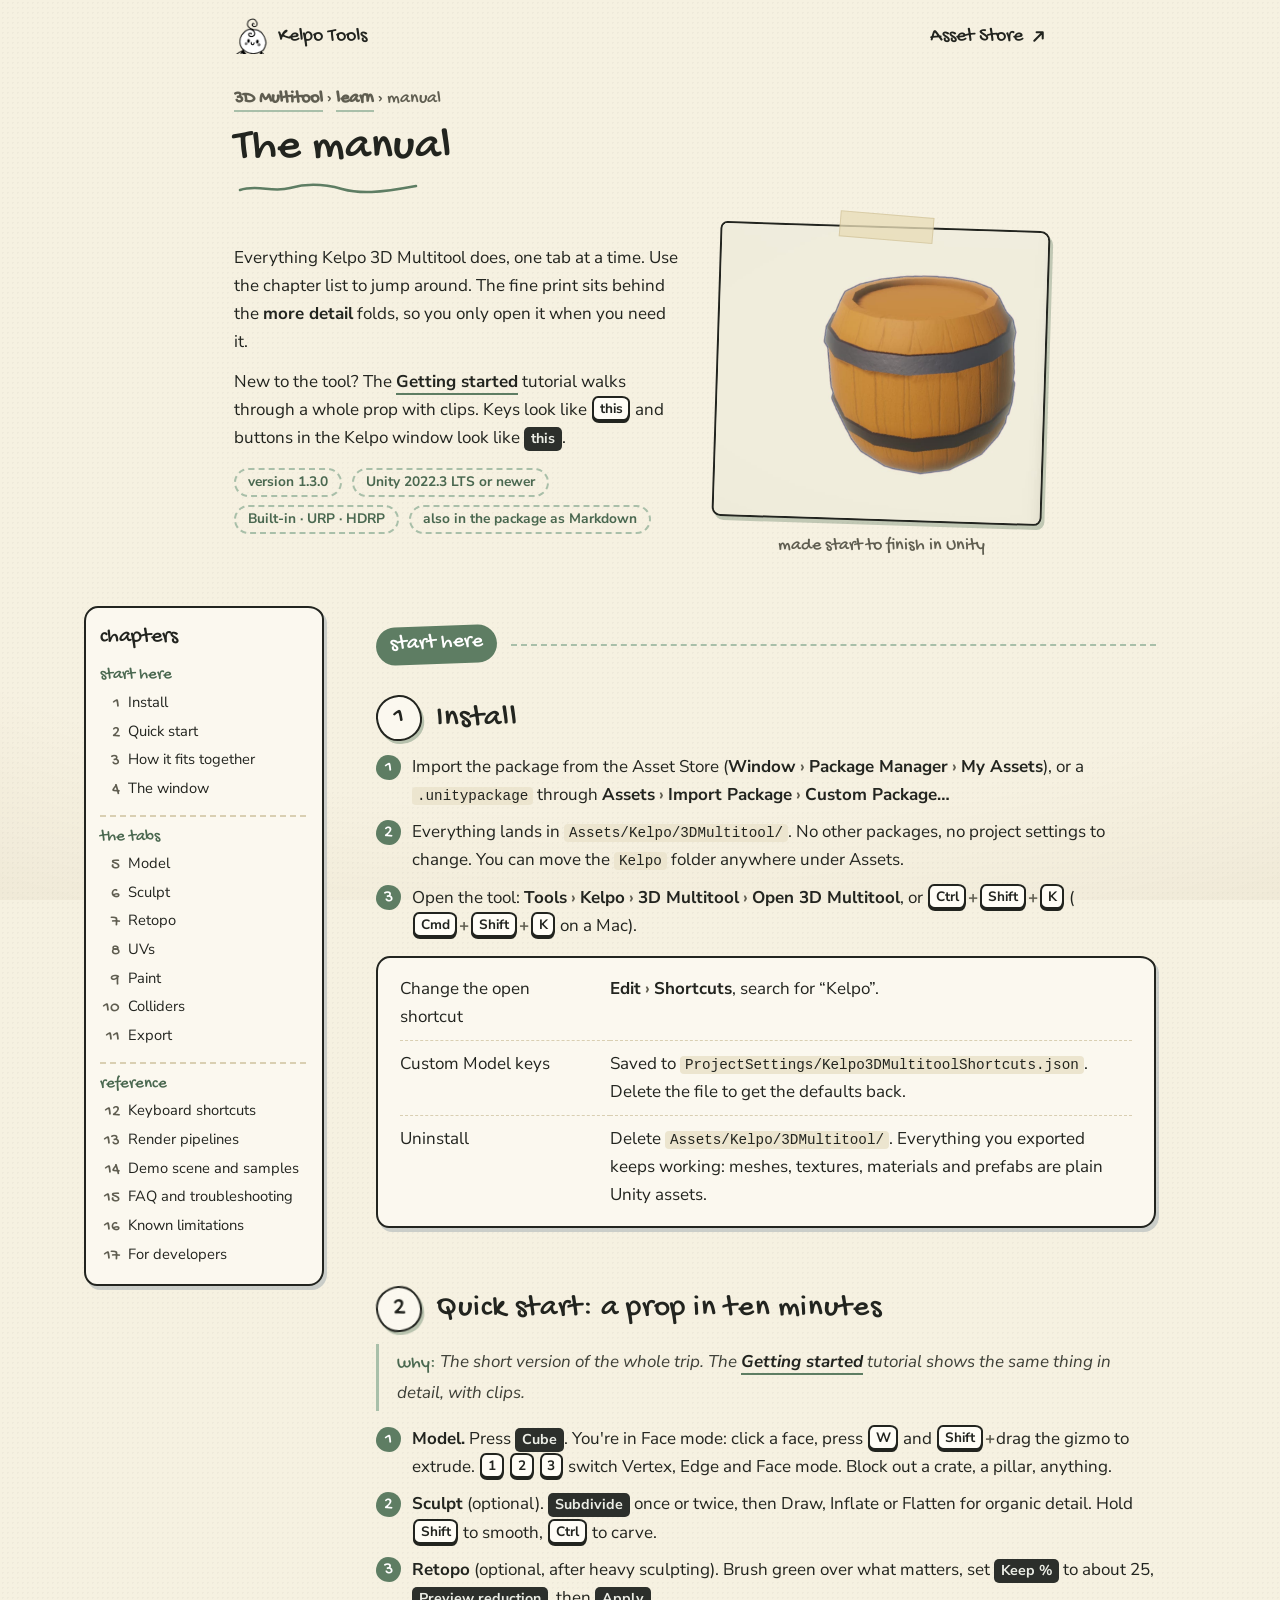
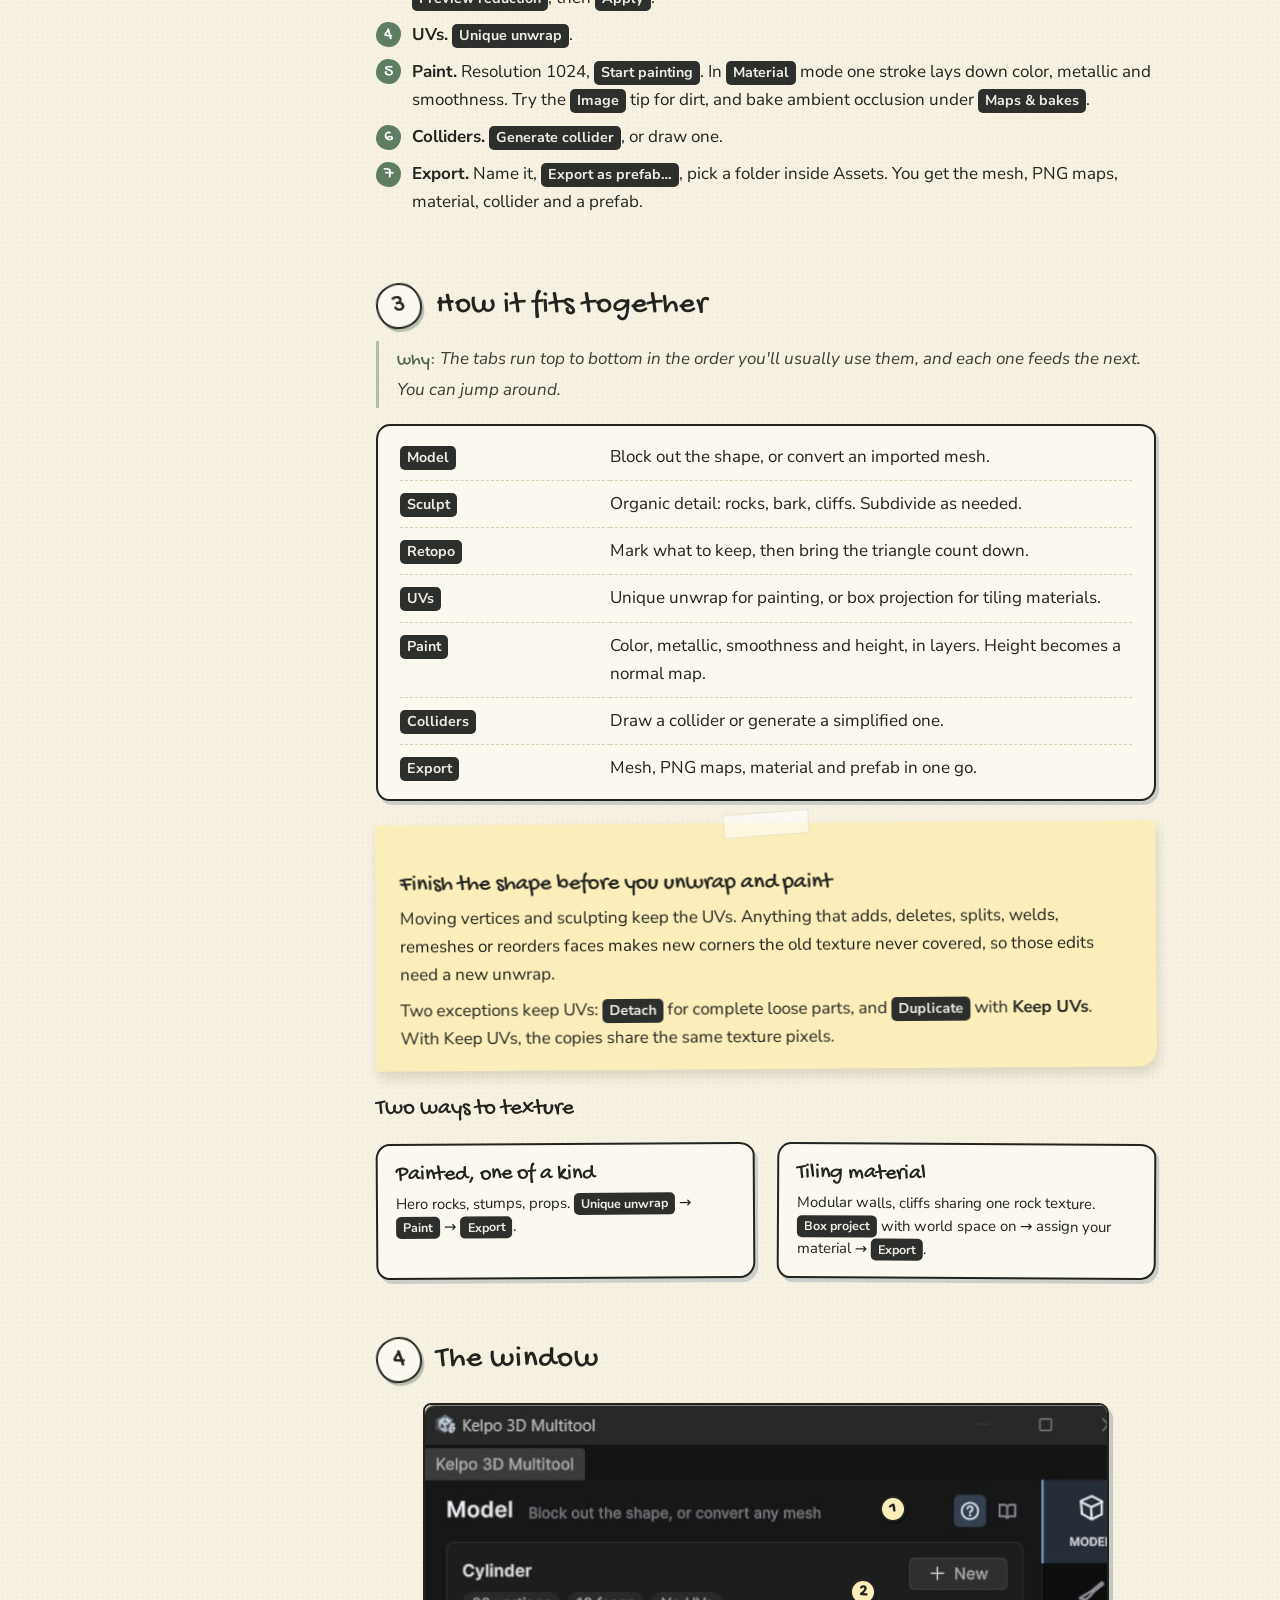
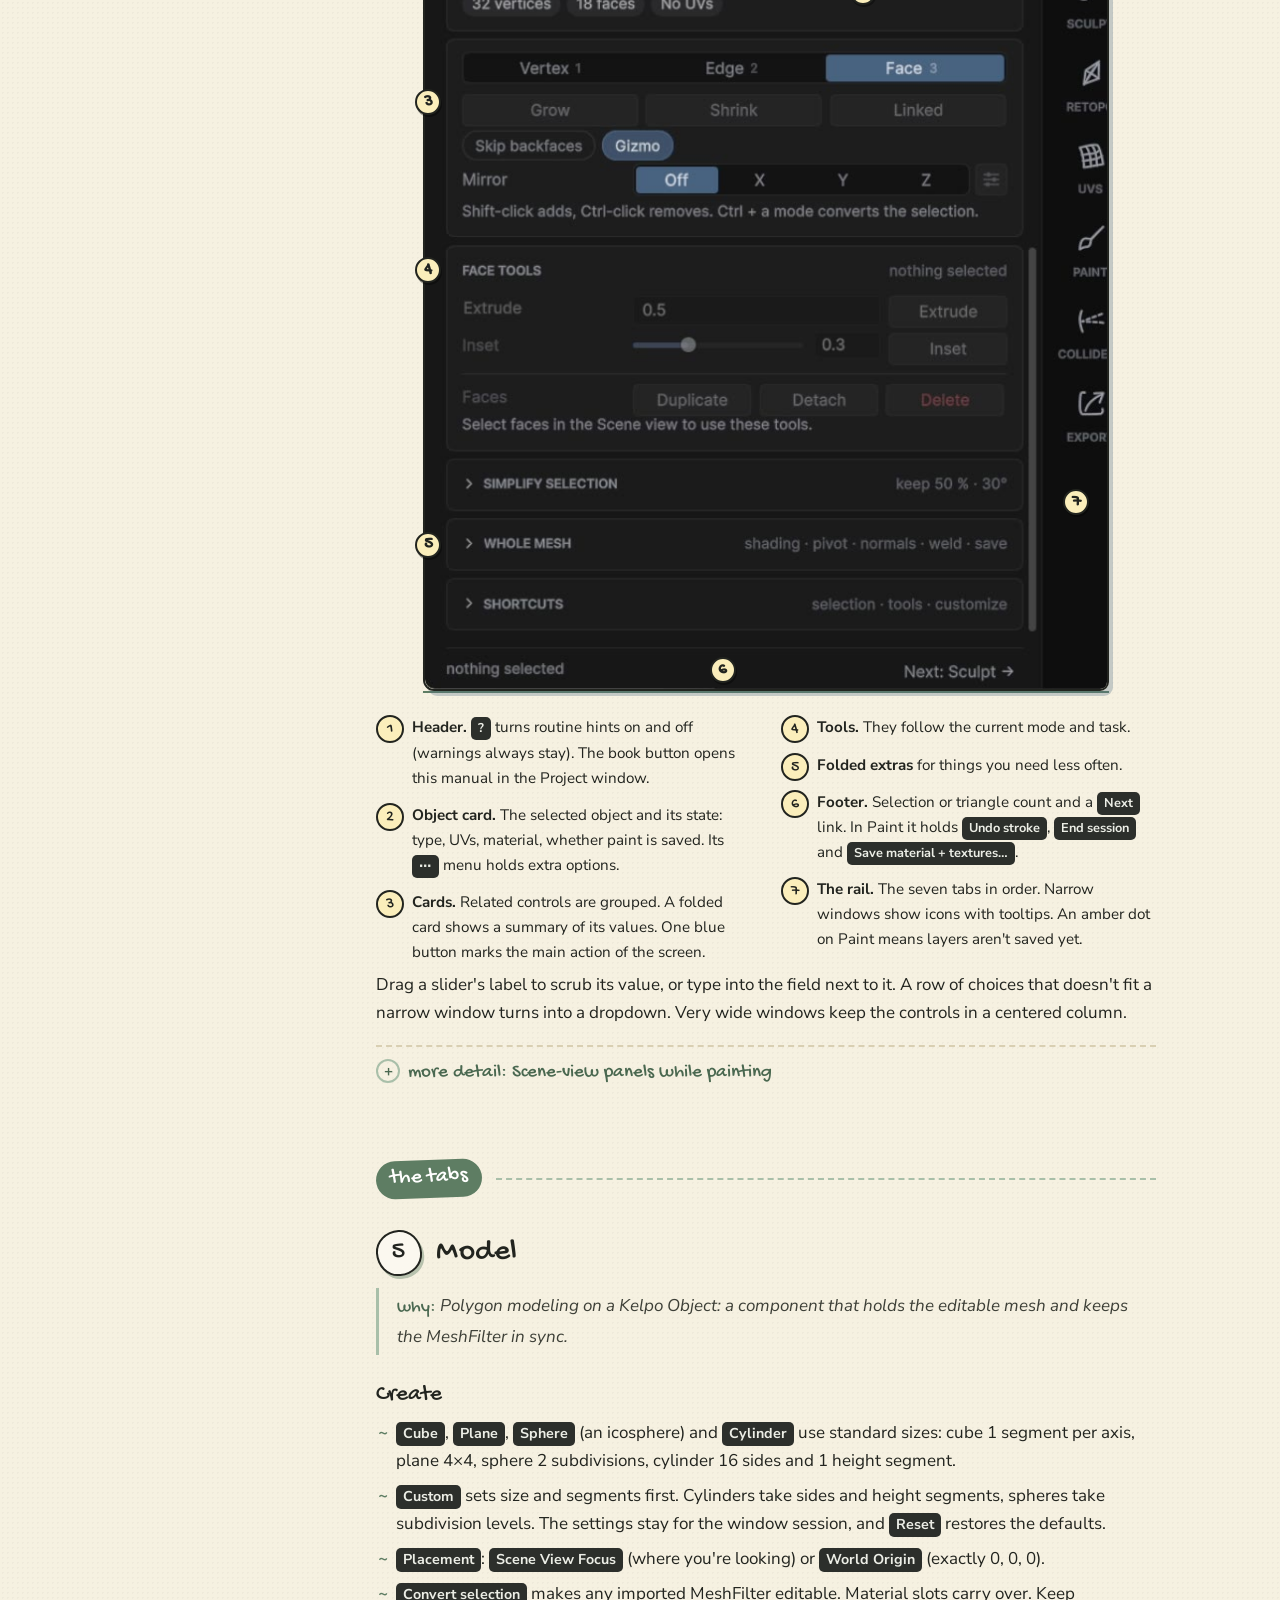
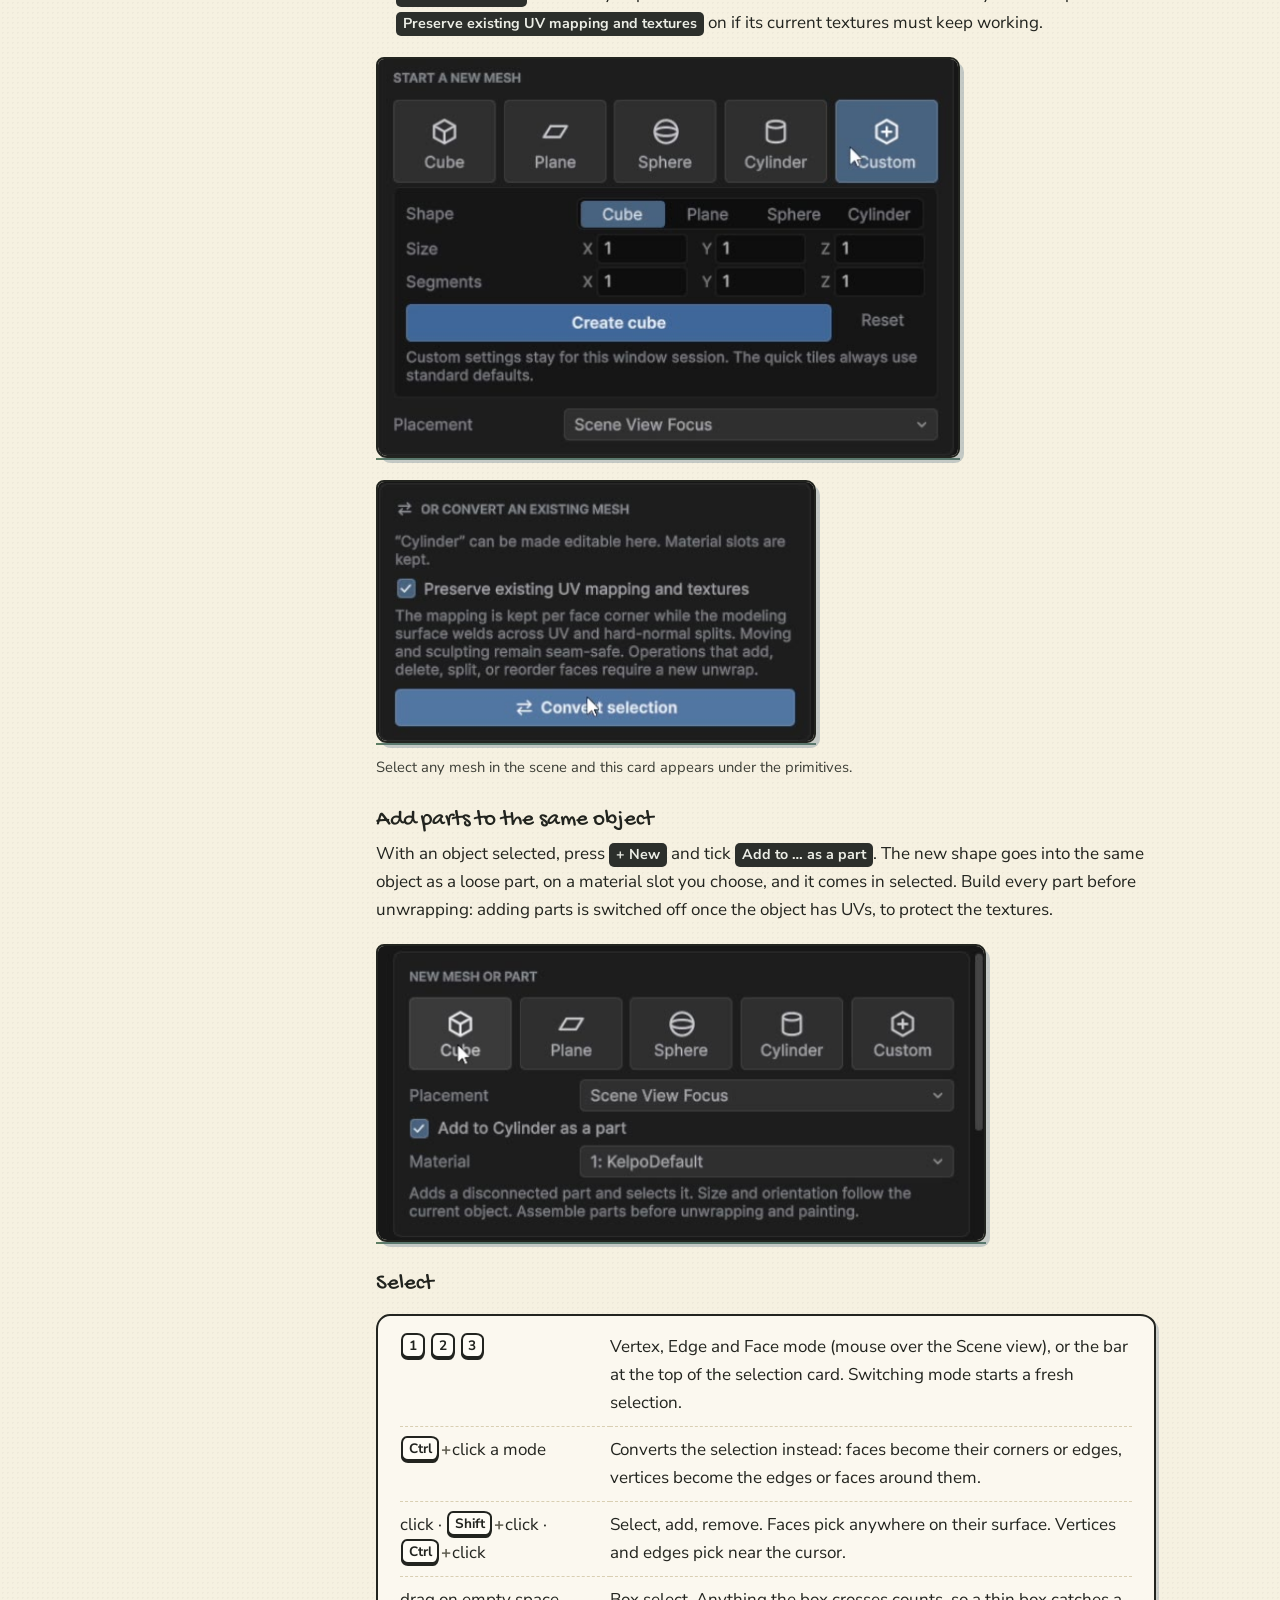
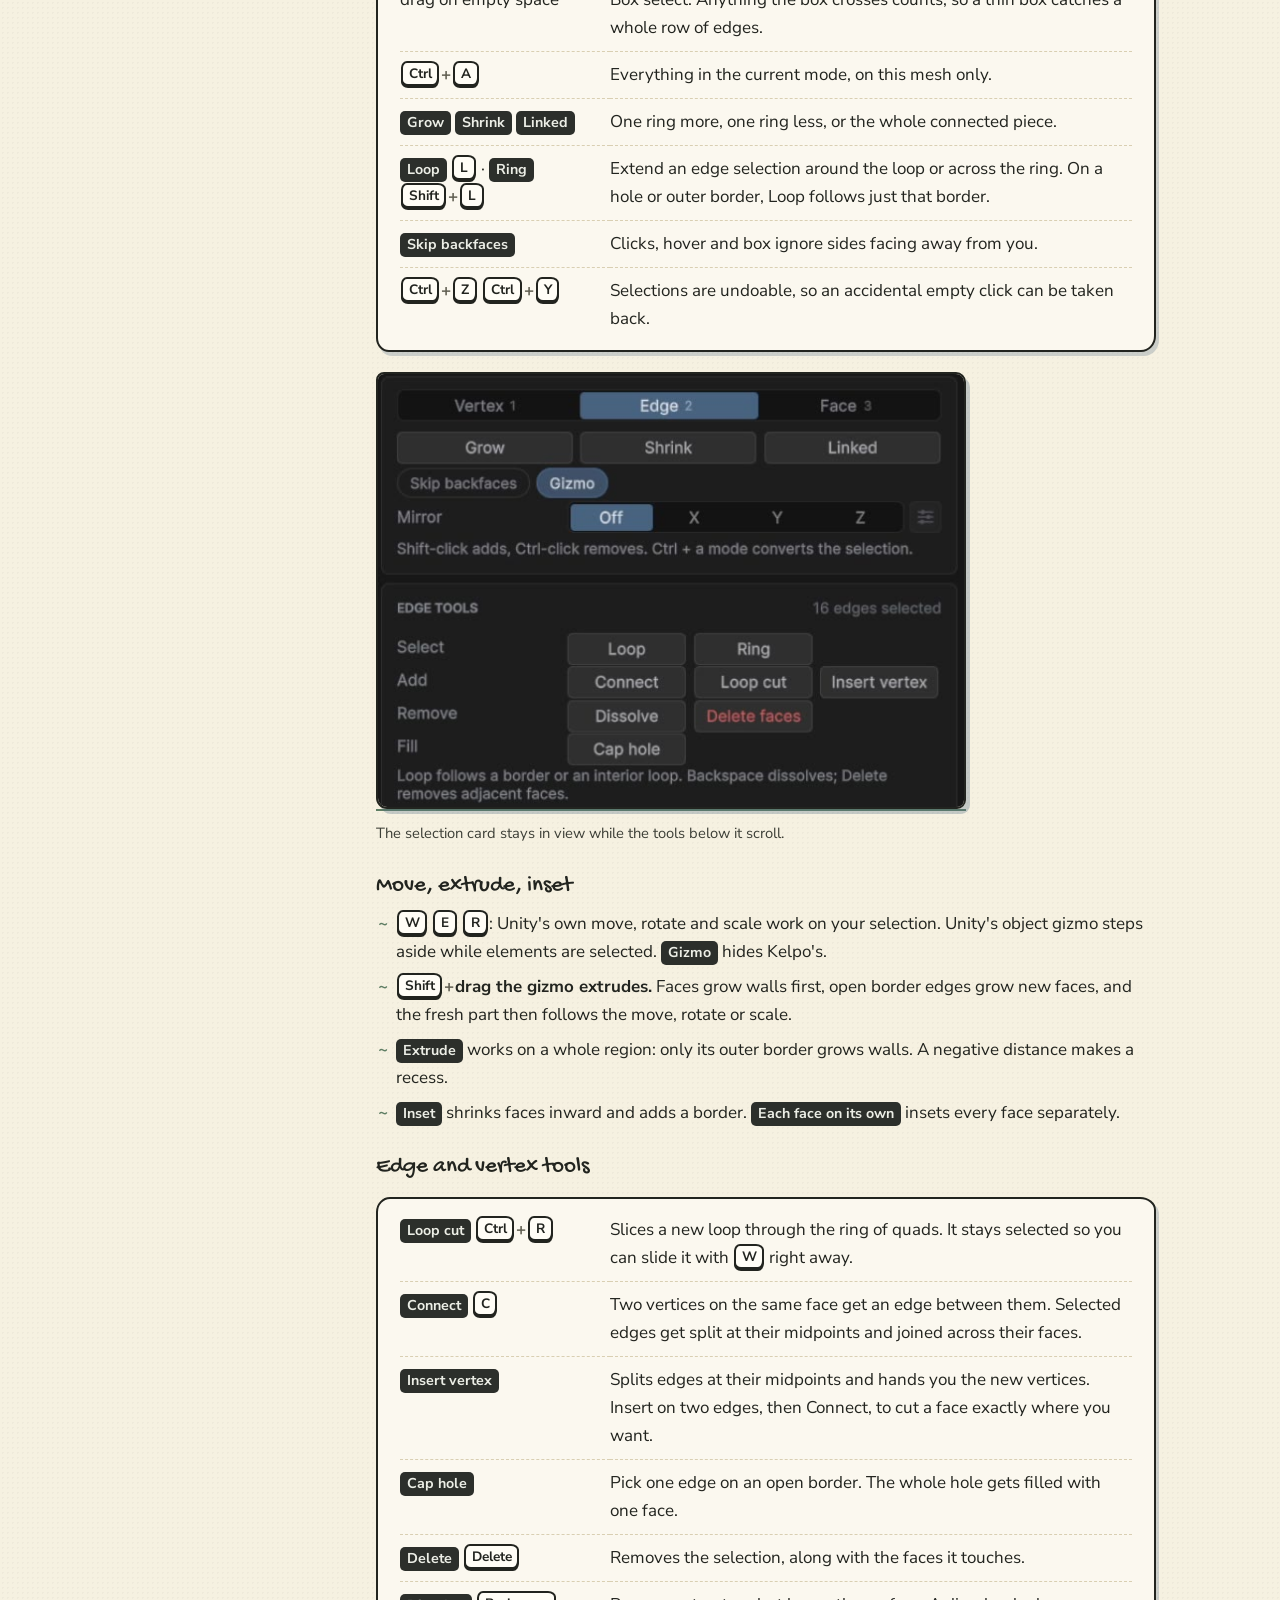
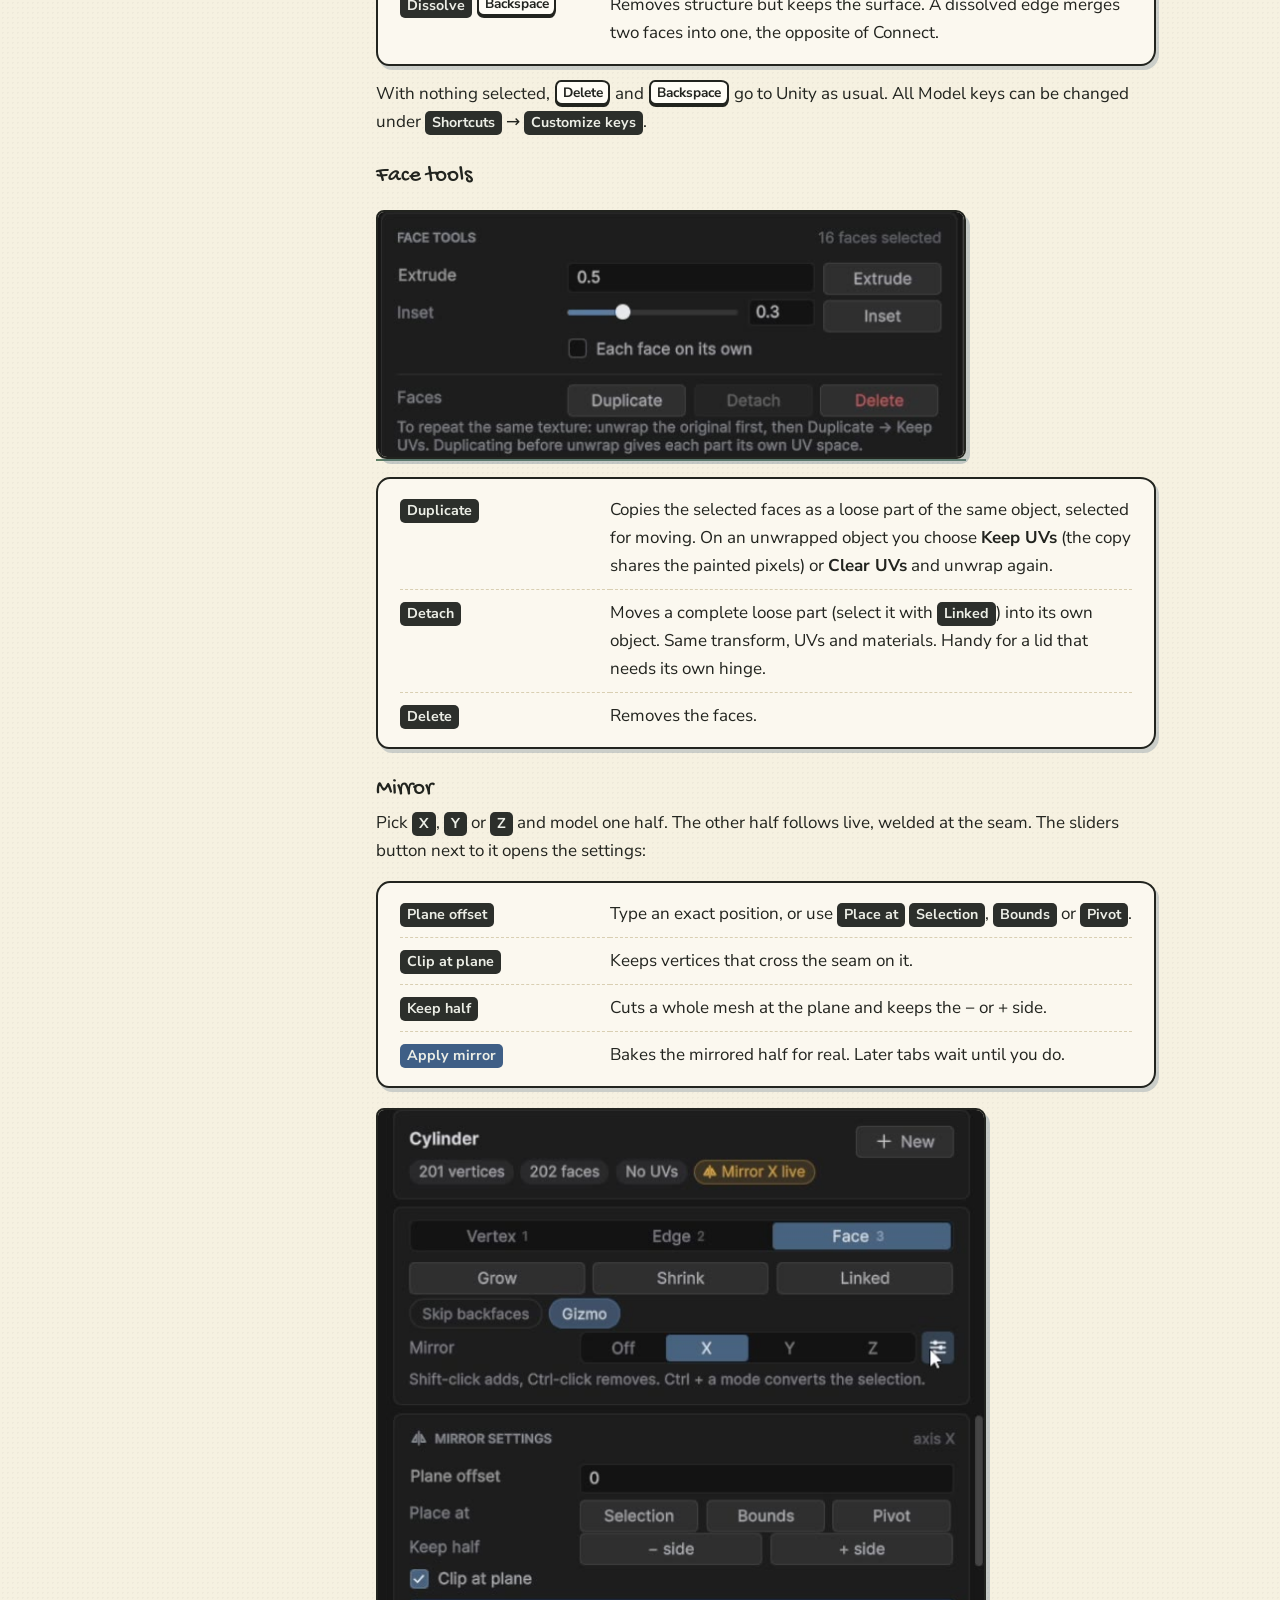
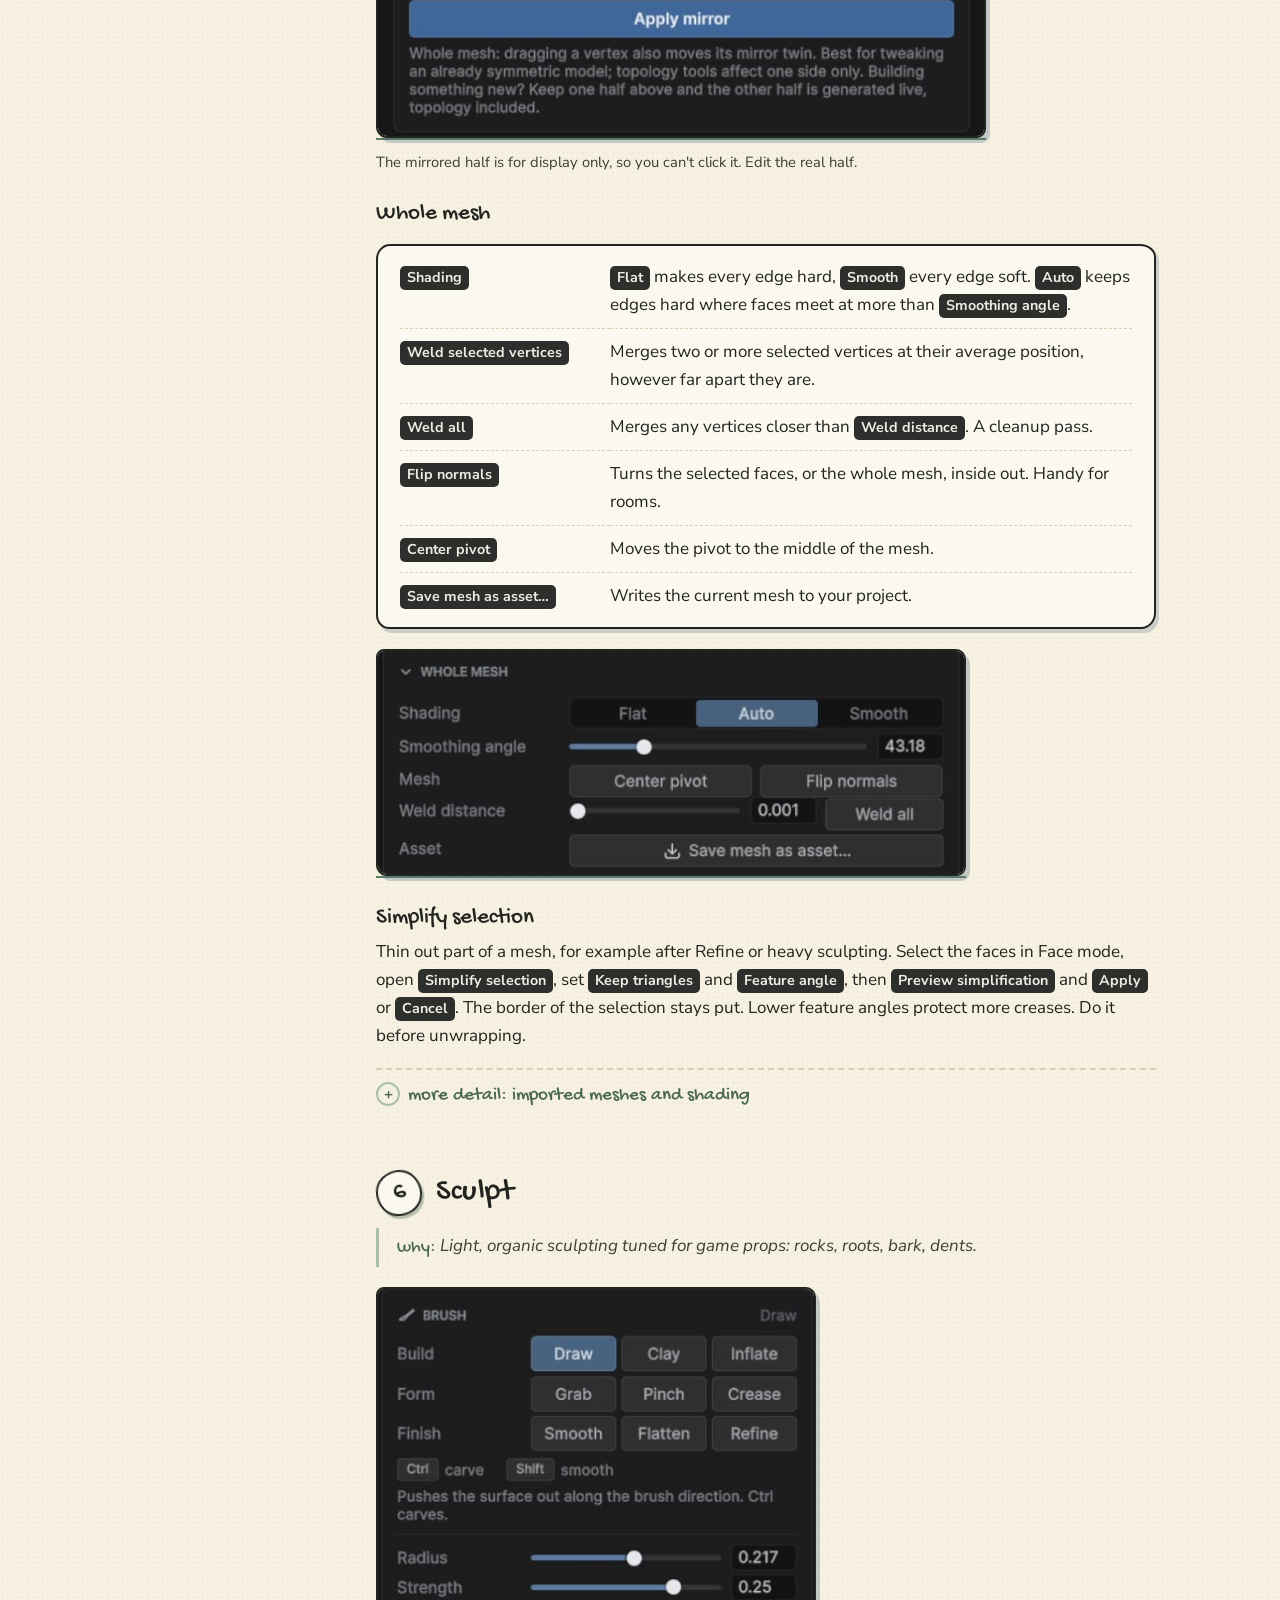
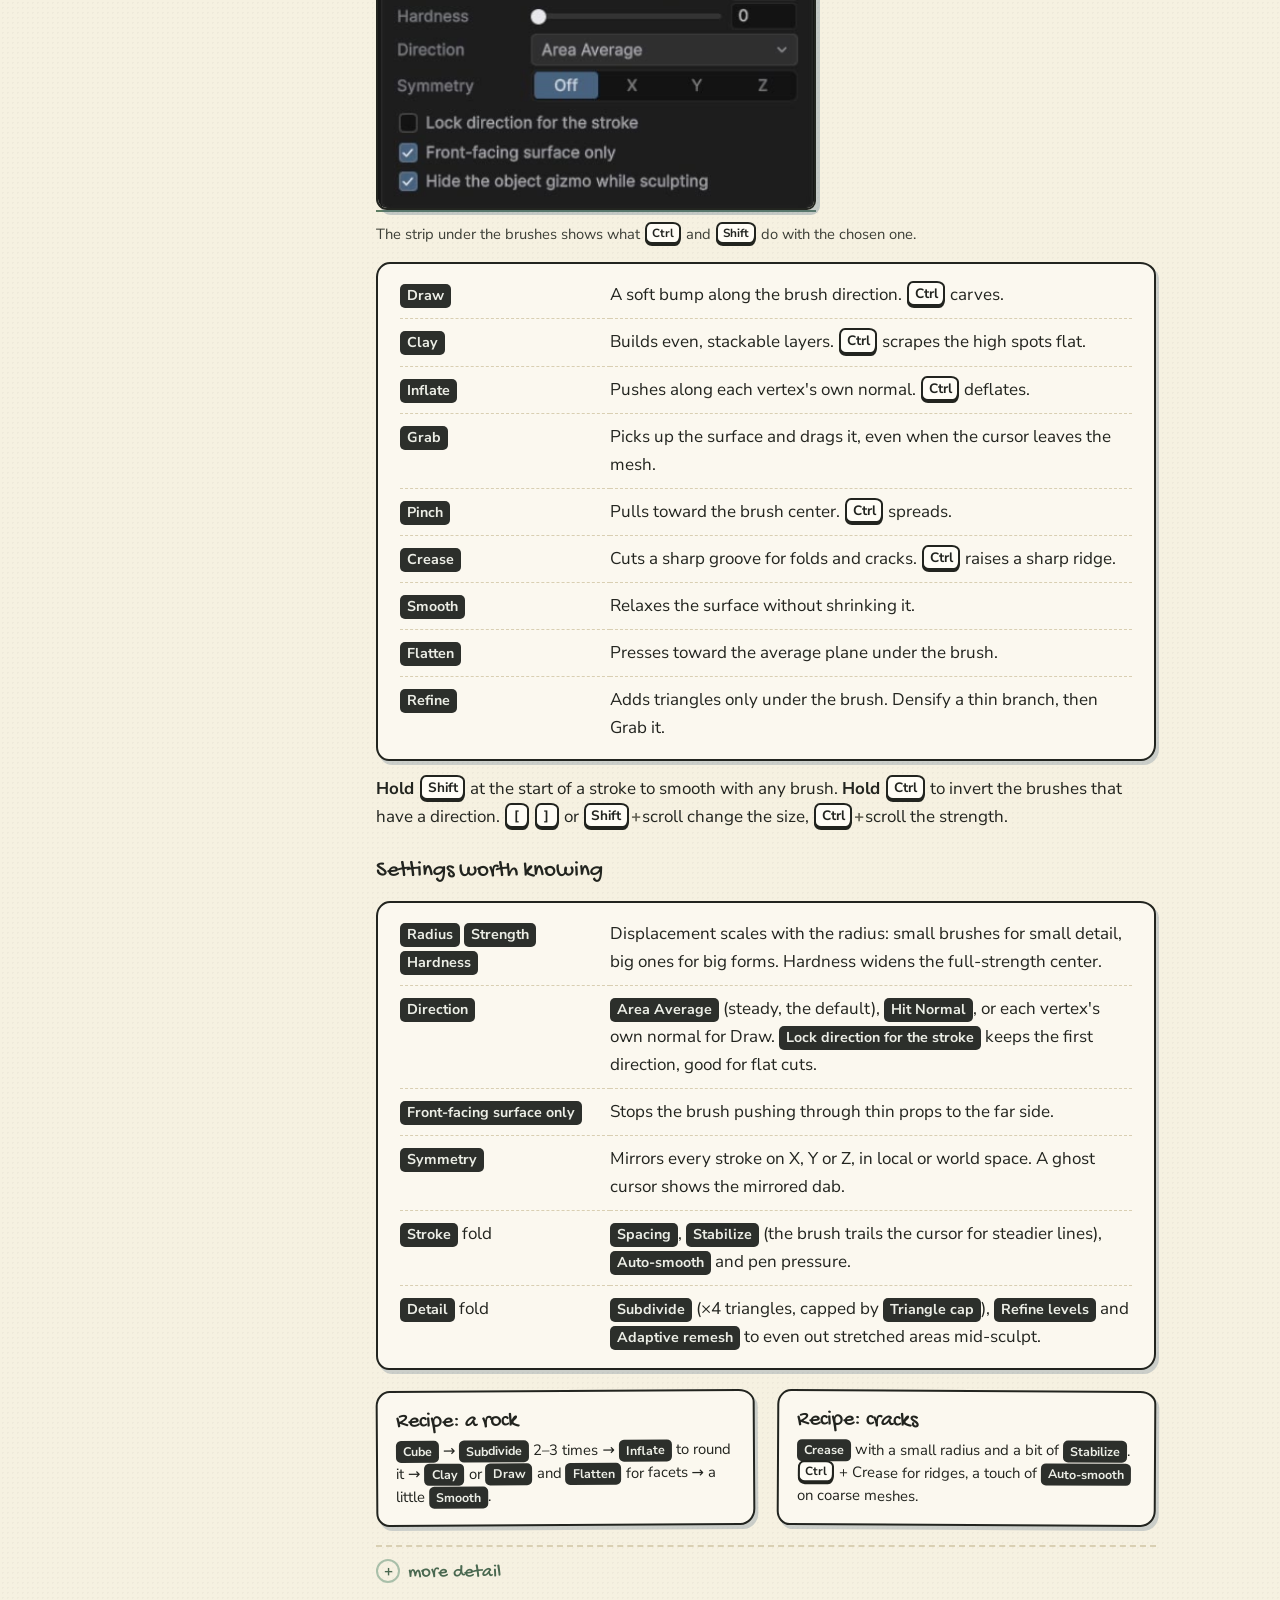
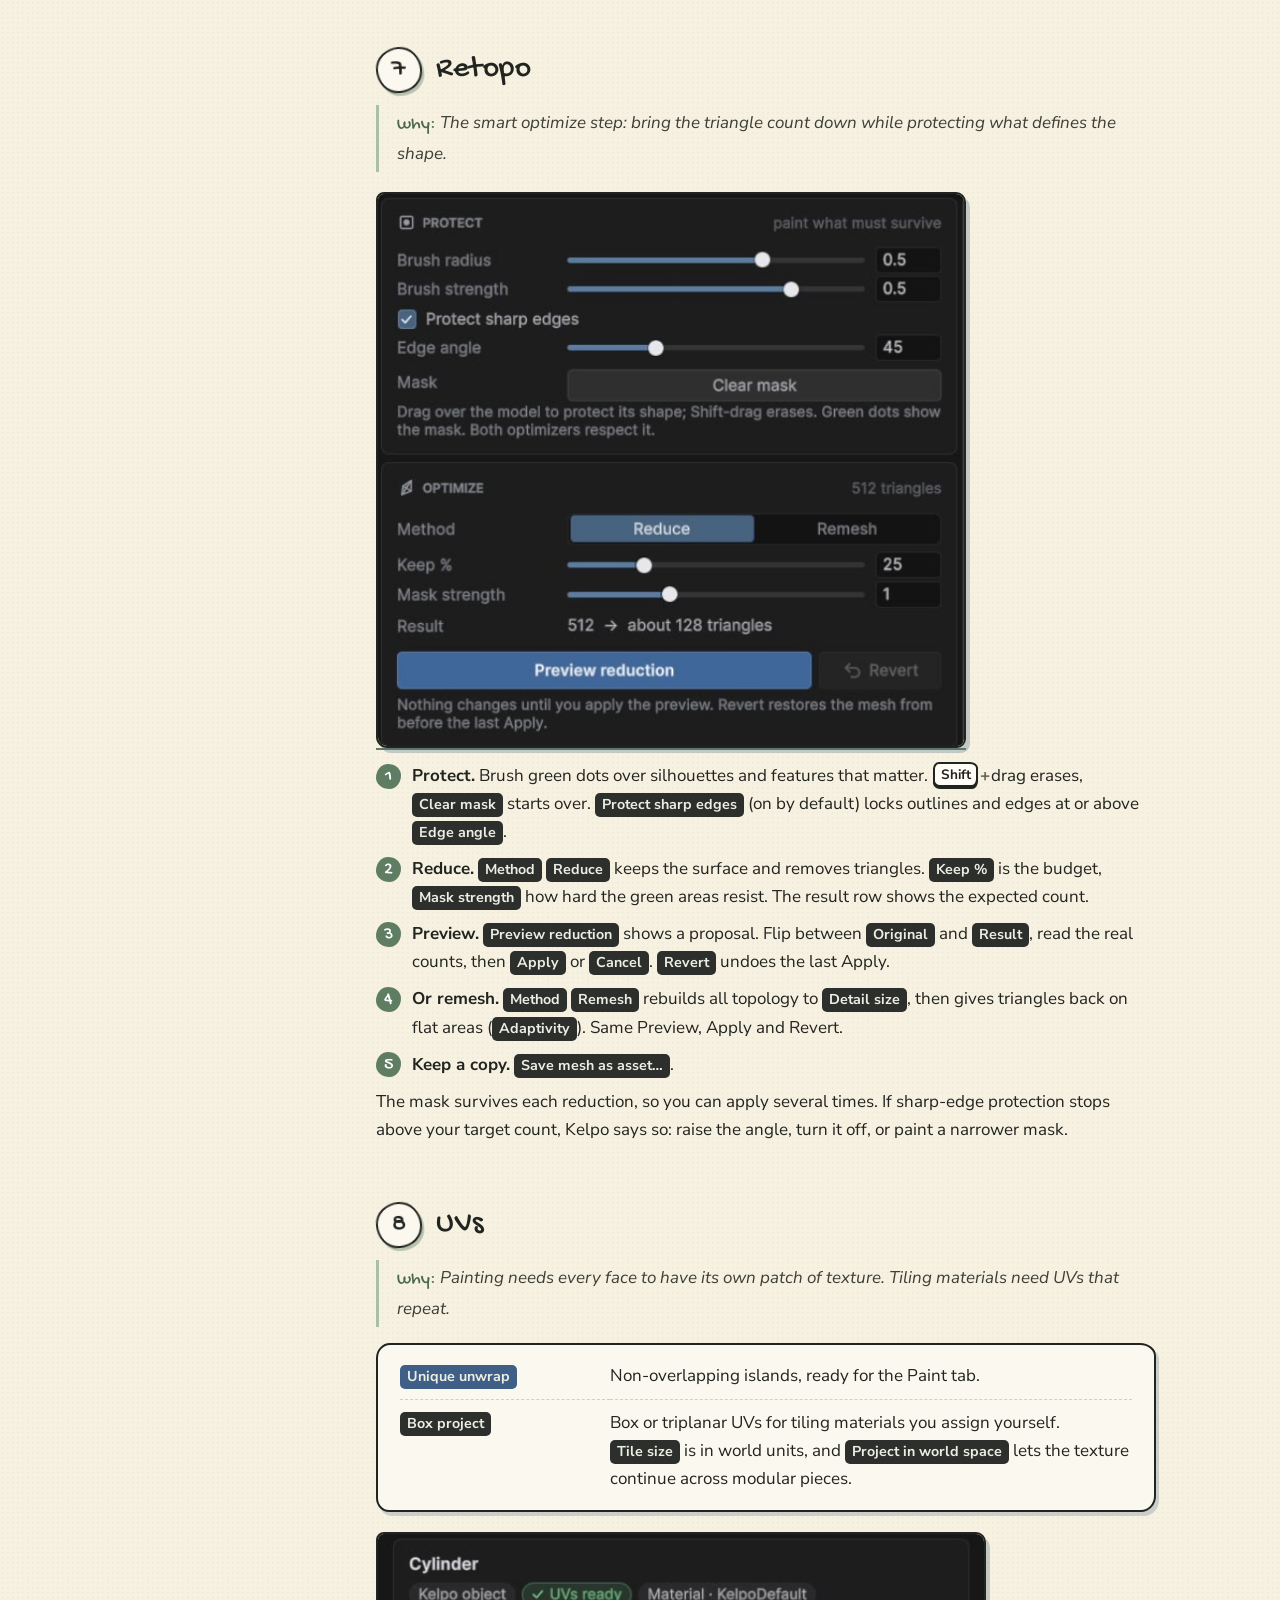
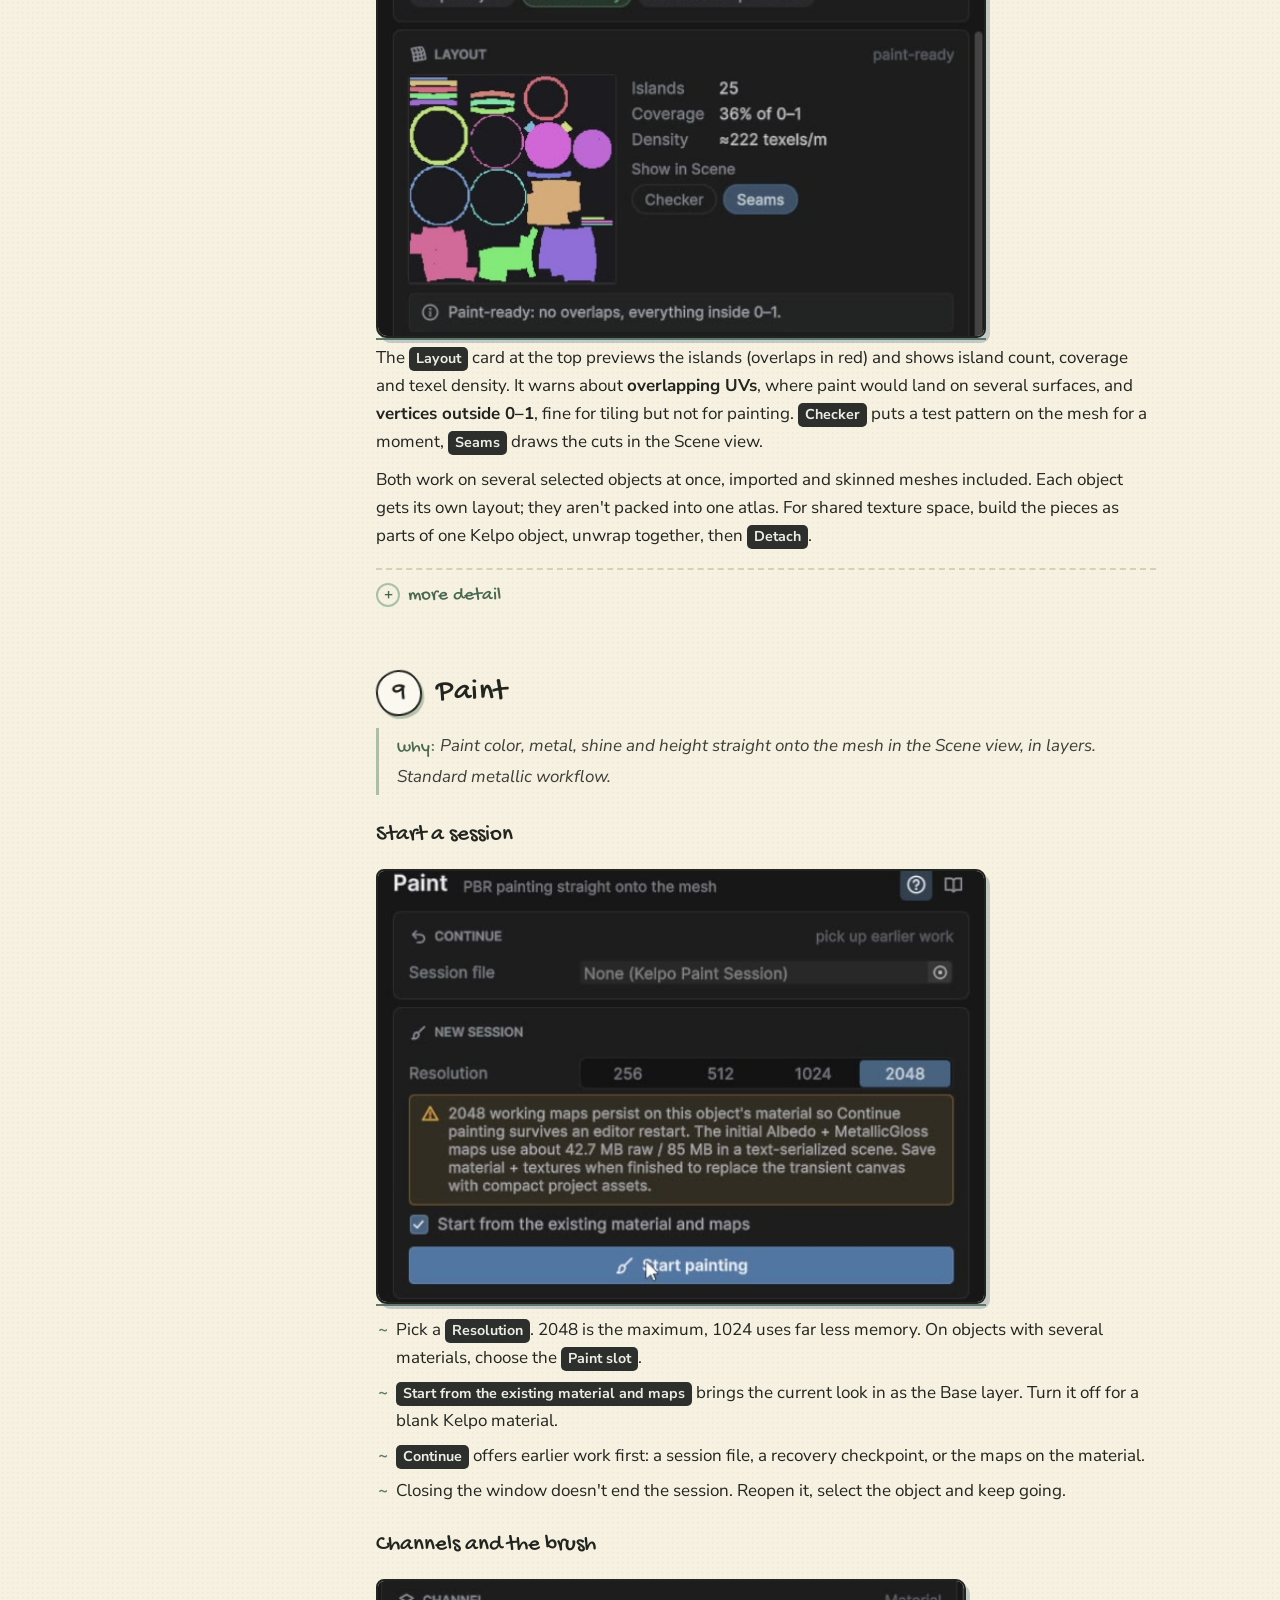
<file: multitool/manual/index.html>
<!DOCTYPE html>
<html lang="en">
<head>
<meta charset="UTF-8">
<meta name="viewport" content="width=device-width, initial-scale=1.0">
<title>Manual · Kelpo 3D Multitool</title>
<meta name="description" content="The Kelpo 3D Multitool manual: installation, quick start, every tab from Model to Export, keyboard shortcuts, render pipelines, FAQ and known limitations.">
<link rel="canonical" href="https://kelpoworks.github.io/multitool/manual/">
<meta property="og:type" content="article">
<meta property="og:site_name" content="Kelpo Tools">
<meta property="og:title" content="Manual · Kelpo 3D Multitool">
<meta property="og:description" content="Every tab, every option and every shortcut of Kelpo 3D Multitool, on one page.">
<meta property="og:url" content="https://kelpoworks.github.io/multitool/manual/">
<meta property="og:image" content="https://kelpoworks.github.io/img/og-multitool.jpg">
<meta name="twitter:card" content="summary_large_image">
<meta name="theme-color" content="#f6f1e1">
<link rel="icon" type="image/png" href="../../img/favicon.png">
<link rel="apple-touch-icon" href="../../img/apple-touch-icon.png">
<link rel="preconnect" href="https://fonts.googleapis.com">
<link rel="preconnect" href="https://fonts.gstatic.com" crossorigin>
<link href="https://fonts.googleapis.com/css2?family=Gochi+Hand&family=Nunito+Sans:ital,wght@0,400;0,600;0,700;1,400&display=swap" rel="stylesheet">
<link rel="stylesheet" href="../../css/style.css">
<link rel="stylesheet" href="../../css/guide.css">
<script src="../../js/guide.js" defer></script>
</head>
<body>

<nav class="topbar wrap" aria-label="Site">
  <a href="../../"><img src="../../img/kelpo-head.png" width="36" height="36" alt=""> Kelpo Tools</a>
  <a href="https://assetstore.unity.com/packages/tools/modeling/kelpo-3d-multitool-398918">Asset Store
    <svg width="15" height="15" viewBox="0 0 16 16" fill="none" aria-hidden="true"><path d="M3.5 12.5 L12 4 M6 3.5 h6.5 v6.5" stroke="currentColor" stroke-width="2.2" stroke-linecap="round" stroke-linejoin="round"/></svg>
  </a>
</nav>

<header class="guide-head wrap">
  <p class="crumbs"><a href="../">3D Multitool</a> › <a href="../#learn">learn</a> › manual</p>
  <h1>The manual</h1>
  <svg class="squig" width="180" height="12" viewBox="0 0 180 12" fill="none" aria-hidden="true">
    <path d="M2 8 C 20 2, 34 11, 52 6 S 86 2, 104 7 S 140 11, 178 4" stroke="#5e7d63" stroke-width="2.5" stroke-linecap="round"/>
  </svg>
  <div class="guide-intro">
    <div>
      <p class="lead">Everything Kelpo 3D Multitool does, one tab at a time. Use the chapter list to jump around. The fine print sits behind the <b>more detail</b> folds, so you only open it when you need it.</p>
      <p class="lead">New to the tool? The <a href="../getting-started/">Getting started</a> tutorial walks through a whole prop with clips. Keys look like <kbd>this</kbd> and buttons in the Kelpo window look like <span class="ui">this</span>.</p>
      <ul class="chips">
        <li>version 1.3.0</li>
        <li>Unity 2022.3 LTS or newer</li>
        <li>Built-in · URP · HDRP</li>
        <li>also in the package as Markdown</li>
      </ul>
    </div>
    <figure>
      <span class="photo"><img src="media/hero.jpg" width="940" height="840" alt="A wooden barrel with metal hoops, modeled, painted and exported with Kelpo 3D Multitool."></span>
      <figcaption>made start to finish in Unity</figcaption>
    </figure>
  </div>
</header>

<div class="guide">

  <nav class="toc" aria-label="Chapters">
    <details open>
      <summary>chapters <span class="toc-now" data-toc-now></span></summary>
      <ol>
        <li class="toc-part">start here</li>
        <li><a href="#install">Install</a></li>
        <li><a href="#quick-start">Quick start</a></li>
        <li><a href="#pipeline">How it fits together</a></li>
        <li><a href="#window">The window</a></li>
        <li class="toc-part">the tabs</li>
        <li><a href="#model">Model</a></li>
        <li><a href="#sculpt">Sculpt</a></li>
        <li><a href="#retopo">Retopo</a></li>
        <li><a href="#uvs">UVs</a></li>
        <li><a href="#paint">Paint</a></li>
        <li><a href="#colliders">Colliders</a></li>
        <li><a href="#export">Export</a></li>
        <li class="toc-part">reference</li>
        <li><a href="#shortcuts">Keyboard shortcuts</a></li>
        <li><a href="#pipelines">Render pipelines</a></li>
        <li><a href="#samples">Demo scene and samples</a></li>
        <li><a href="#faq">FAQ and troubleshooting</a></li>
        <li><a href="#limits">Known limitations</a></li>
        <li><a href="#developers">For developers</a></li>
      </ol>
    </details>
  </nav>

  <main class="guide-body">

    <p class="part-head"><b>start here</b></p>

    <section class="step" id="install">
      <div class="step-head"><span class="step-no">1</span><h2>Install</h2></div>
      <ol class="do">
        <li>Import the package from the Asset Store (<span class="path">Window<i>›</i>Package Manager<i>›</i>My Assets</span>), or a <code>.unitypackage</code> through <span class="path">Assets<i>›</i>Import Package<i>›</i>Custom Package…</span></li>
        <li>Everything lands in <code>Assets/Kelpo/3DMultitool/</code>. No other packages, no project settings to change. You can move the <code>Kelpo</code> folder anywhere under Assets.</li>
        <li>Open the tool: <span class="path">Tools<i>›</i>Kelpo<i>›</i>3D Multitool<i>›</i>Open 3D Multitool</span>, or <span class="combo"><kbd>Ctrl</kbd><span class="plus">+</span><kbd>Shift</kbd><span class="plus">+</span><kbd>K</kbd></span> (<span class="combo"><kbd>Cmd</kbd><span class="plus">+</span><kbd>Shift</kbd><span class="plus">+</span><kbd>K</kbd></span> on a Mac).</li>
      </ol>
      <div class="cheat">
        <dl>
          <dt>Change the open shortcut</dt>
          <dd><span class="path">Edit<i>›</i>Shortcuts</span>, search for “Kelpo”.</dd>
          <dt>Custom Model keys</dt>
          <dd>Saved to <code>ProjectSettings/Kelpo3DMultitoolShortcuts.json</code>. Delete the file to get the defaults back.</dd>
          <dt>Uninstall</dt>
          <dd>Delete <code>Assets/Kelpo/3DMultitool/</code>. Everything you exported keeps working: meshes, textures, materials and prefabs are plain Unity assets.</dd>
        </dl>
      </div>
    </section>

    <section class="step" id="quick-start">
      <div class="step-head"><span class="step-no">2</span><h2>Quick start: a prop in ten minutes</h2></div>
      <p class="why">The short version of the whole trip. The <a href="../getting-started/">Getting started</a> tutorial shows the same thing in detail, with clips.</p>
      <ol class="do">
        <li><b>Model.</b> Press <span class="ui">Cube</span>. You're in Face mode: click a face, press <kbd>W</kbd> and <span class="combo"><kbd>Shift</kbd><span class="plus">+</span>drag</span> the gizmo to extrude. <kbd>1</kbd> <kbd>2</kbd> <kbd>3</kbd> switch Vertex, Edge and Face mode. Block out a crate, a pillar, anything.</li>
        <li><b>Sculpt</b> (optional). <span class="ui">Subdivide</span> once or twice, then Draw, Inflate or Flatten for organic detail. Hold <kbd>Shift</kbd> to smooth, <kbd>Ctrl</kbd> to carve.</li>
        <li><b>Retopo</b> (optional, after heavy sculpting). Brush green over what matters, set <span class="ui">Keep %</span> to about 25, <span class="ui">Preview reduction</span>, then <span class="ui">Apply</span>.</li>
        <li><b>UVs.</b> <span class="ui">Unique unwrap</span>.</li>
        <li><b>Paint.</b> Resolution 1024, <span class="ui">Start painting</span>. In <span class="ui">Material</span> mode one stroke lays down color, metallic and smoothness. Try the <span class="ui">Image</span> tip for dirt, and bake ambient occlusion under <span class="ui">Maps &amp; bakes</span>.</li>
        <li><b>Colliders.</b> <span class="ui">Generate collider</span>, or draw one.</li>
        <li><b>Export.</b> Name it, <span class="ui">Export as prefab…</span>, pick a folder inside Assets. You get the mesh, PNG maps, material, collider and a prefab.</li>
      </ol>
    </section>

    <section class="step" id="pipeline">
      <div class="step-head"><span class="step-no">3</span><h2>How it fits together</h2></div>
      <p class="why">The tabs run top to bottom in the order you'll usually use them, and each one feeds the next. You can jump around.</p>
      <div class="cheat">
        <dl>
          <dt><span class="ui">Model</span></dt><dd>Block out the shape, or convert an imported mesh.</dd>
          <dt><span class="ui">Sculpt</span></dt><dd>Organic detail: rocks, bark, cliffs. Subdivide as needed.</dd>
          <dt><span class="ui">Retopo</span></dt><dd>Mark what to keep, then bring the triangle count down.</dd>
          <dt><span class="ui">UVs</span></dt><dd>Unique unwrap for painting, or box projection for tiling materials.</dd>
          <dt><span class="ui">Paint</span></dt><dd>Color, metallic, smoothness and height, in layers. Height becomes a normal map.</dd>
          <dt><span class="ui">Colliders</span></dt><dd>Draw a collider or generate a simplified one.</dd>
          <dt><span class="ui">Export</span></dt><dd>Mesh, PNG maps, material and prefab in one go.</dd>
        </dl>
      </div>
      <aside class="note note--guide">
        <h3>Finish the shape before you unwrap and paint</h3>
        <p>Moving vertices and sculpting keep the UVs. Anything that adds, deletes, splits, welds, remeshes or reorders faces makes new corners the old texture never covered, so those edits need a new unwrap.</p>
        <p>Two exceptions keep UVs: <span class="ui">Detach</span> for complete loose parts, and <span class="ui">Duplicate</span> with <b>Keep UVs</b>. With Keep UVs, the copies share the same texture pixels.</p>
      </aside>
      <h3>Two ways to texture</h3>
      <div class="later">
        <article>
          <h3>Painted, one of a kind</h3>
          <p>Hero rocks, stumps, props. <span class="ui">Unique unwrap</span> → <span class="ui">Paint</span> → <span class="ui">Export</span>.</p>
        </article>
        <article>
          <h3>Tiling material</h3>
          <p>Modular walls, cliffs sharing one rock texture. <span class="ui">Box project</span> with world space on → assign your material → <span class="ui">Export</span>.</p>
        </article>
      </div>
    </section>

    <section class="step" id="window">
      <div class="step-head"><span class="step-no">4</span><h2>The window</h2></div>
      <figure class="tour">
        <a class="tour-shot" href="media/window.jpg">
          <img src="media/window.jpg" width="686" height="890" loading="lazy" alt="The Kelpo 3D Multitool window on the Model tab, with numbered spots on its parts.">
          <span class="spot" style="left:68.5%; top:12%" aria-hidden="true">1</span>
          <span class="spot" style="left:64.1%; top:21.3%" aria-hidden="true">2</span>
          <span class="spot" style="left:0.8%; top:33.7%" aria-hidden="true">3</span>
          <span class="spot" style="left:0.8%; top:52.6%" aria-hidden="true">4</span>
          <span class="spot" style="left:0.8%; top:83.5%" aria-hidden="true">5</span>
          <span class="spot" style="left:43.7%; top:97.6%" aria-hidden="true">6</span>
          <span class="spot" style="left:95.2%; top:78.7%" aria-hidden="true">7</span>
        </a>
        <figcaption>
          <ol class="tour-legend">
            <li><b>Header.</b> <span class="ui">?</span> turns routine hints on and off (warnings always stay). The book button opens this manual in the Project window.</li>
            <li><b>Object card.</b> The selected object and its state: type, UVs, material, whether paint is saved. Its <span class="ui">⋯</span> menu holds extra options.</li>
            <li><b>Cards.</b> Related controls are grouped. A folded card shows a summary of its values. One blue button marks the main action of the screen.</li>
            <li><b>Tools.</b> They follow the current mode and task.</li>
            <li><b>Folded extras</b> for things you need less often.</li>
            <li><b>Footer.</b> Selection or triangle count and a <span class="ui">Next</span> link. In Paint it holds <span class="ui">Undo stroke</span>, <span class="ui">End session</span> and <span class="ui">Save material + textures…</span>.</li>
            <li><b>The rail.</b> The seven tabs in order. Narrow windows show icons with tooltips. An amber dot on Paint means layers aren't saved yet.</li>
          </ol>
        </figcaption>
      </figure>
      <p>Drag a slider's label to scrub its value, or type into the field next to it. A row of choices that doesn't fit a narrow window turns into a dropdown. Very wide windows keep the controls in a centered column.</p>
      <details class="more">
        <summary>more detail: Scene-view panels while painting</summary>
        <p>During a paint session, open the <span class="ui">⋯</span> menu on the object card and turn on <b>Scene-view overlays</b>. You get movable, dockable Brush, Paint session and Shortcuts panels in the Scene view. They edit the same settings as the window. They hide when you change tabs or selection, or enter Play Mode, and they're editor-only: nothing is added to your game.</p>
      </details>
    </section>

    <p class="part-head"><b>the tabs</b></p>

    <section class="step" id="model">
      <div class="step-head"><span class="step-no">5</span><h2>Model</h2></div>
      <p class="why">Polygon modeling on a Kelpo Object: a component that holds the editable mesh and keeps the MeshFilter in sync.</p>

      <h3>Create</h3>
      <ul class="plain">
        <li><span class="ui">Cube</span>, <span class="ui">Plane</span>, <span class="ui">Sphere</span> (an icosphere) and <span class="ui">Cylinder</span> use standard sizes: cube 1 segment per axis, plane 4×4, sphere 2 subdivisions, cylinder 16 sides and 1 height segment.</li>
        <li><span class="ui">Custom</span> sets size and segments first. Cylinders take sides and height segments, spheres take subdivision levels. The settings stay for the window session, and <span class="ui">Reset</span> restores the defaults.</li>
        <li><span class="ui">Placement</span>: <span class="ui">Scene View Focus</span> (where you're looking) or <span class="ui">World Origin</span> (exactly 0, 0, 0).</li>
        <li><span class="ui">Convert selection</span> makes any imported MeshFilter editable. Material slots carry over. Keep <span class="ui">Preserve existing UV mapping and textures</span> on if its current textures must keep working.</li>
      </ul>
      <figure class="shot">
        <a href="media/custom.jpg"><img src="media/custom.jpg" width="584" height="400" loading="lazy" alt="The Custom panel: Shape Cube, Plane, Sphere or Cylinder, Size X Y Z, Segments X Y Z, a Create button and Reset."></a>
      </figure>
      <figure class="shot">
        <a href="media/convert.jpg"><img src="media/convert.jpg" width="440" height="262" loading="lazy" alt="The Or convert an existing mesh card: the selected mesh can be made editable here, material slots are kept, Preserve existing UV mapping and textures ticked, and the Convert selection button."></a>
        <figcaption>Select any mesh in the scene and this card appears under the primitives.</figcaption>
      </figure>
      <h3>Add parts to the same object</h3>
      <p>With an object selected, press <span class="ui">+ New</span> and tick <span class="ui">Add to … as a part</span>. The new shape goes into the same object as a loose part, on a material slot you choose, and it comes in selected. Build every part before unwrapping: adding parts is switched off once the object has UVs, to protect the textures.</p>
      <figure class="shot">
        <a href="media/new-part.jpg"><img src="media/new-part.jpg" width="610" height="296" loading="lazy" alt="The New mesh or part card with Add to Cylinder as a part ticked and the Material slot dropdown."></a>
      </figure>

      <h3>Select</h3>
      <div class="cheat">
        <dl>
          <dt><kbd>1</kbd> <kbd>2</kbd> <kbd>3</kbd></dt><dd>Vertex, Edge and Face mode (mouse over the Scene view), or the bar at the top of the selection card. Switching mode starts a fresh selection.</dd>
          <dt><span class="combo"><kbd>Ctrl</kbd><span class="plus">+</span>click</span> a mode</dt><dd>Converts the selection instead: faces become their corners or edges, vertices become the edges or faces around them.</dd>
          <dt>click · <span class="combo"><kbd>Shift</kbd><span class="plus">+</span>click</span> · <span class="combo"><kbd>Ctrl</kbd><span class="plus">+</span>click</span></dt><dd>Select, add, remove. Faces pick anywhere on their surface. Vertices and edges pick near the cursor.</dd>
          <dt>drag on empty space</dt><dd>Box select. Anything the box crosses counts, so a thin box catches a whole row of edges.</dd>
          <dt><span class="combo"><kbd>Ctrl</kbd><span class="plus">+</span><kbd>A</kbd></span></dt><dd>Everything in the current mode, on this mesh only.</dd>
          <dt><span class="ui">Grow</span> <span class="ui">Shrink</span> <span class="ui">Linked</span></dt><dd>One ring more, one ring less, or the whole connected piece.</dd>
          <dt><span class="ui">Loop</span> <kbd>L</kbd> · <span class="ui">Ring</span> <span class="combo"><kbd>Shift</kbd><span class="plus">+</span><kbd>L</kbd></span></dt><dd>Extend an edge selection around the loop or across the ring. On a hole or outer border, Loop follows just that border.</dd>
          <dt><span class="ui">Skip backfaces</span></dt><dd>Clicks, hover and box ignore sides facing away from you.</dd>
          <dt><span class="combo"><kbd>Ctrl</kbd><span class="plus">+</span><kbd>Z</kbd></span> <span class="combo"><kbd>Ctrl</kbd><span class="plus">+</span><kbd>Y</kbd></span></dt><dd>Selections are undoable, so an accidental empty click can be taken back.</dd>
        </dl>
      </div>
      <figure class="shot">
        <a href="media/edge-tools.jpg"><img src="media/edge-tools.jpg" width="590" height="436" loading="lazy" alt="The selection card (Vertex, Edge, Face, Grow, Shrink, Linked, Skip backfaces, Gizmo, Mirror) above the Edge tools: Loop, Ring, Connect, Loop cut, Insert vertex, Dissolve, Delete faces and Cap hole."></a>
        <figcaption>The selection card stays in view while the tools below it scroll.</figcaption>
      </figure>

      <h3>Move, extrude, inset</h3>
      <ul class="plain">
        <li><kbd>W</kbd> <kbd>E</kbd> <kbd>R</kbd>: Unity's own move, rotate and scale work on your selection. Unity's object gizmo steps aside while elements are selected. <span class="ui">Gizmo</span> hides Kelpo's.</li>
        <li><b><span class="combo"><kbd>Shift</kbd><span class="plus">+</span>drag</span> the gizmo extrudes.</b> Faces grow walls first, open border edges grow new faces, and the fresh part then follows the move, rotate or scale.</li>
        <li><span class="ui">Extrude</span> works on a whole region: only its outer border grows walls. A negative distance makes a recess.</li>
        <li><span class="ui">Inset</span> shrinks faces inward and adds a border. <span class="ui">Each face on its own</span> insets every face separately.</li>
      </ul>

      <h3>Edge and vertex tools</h3>
      <div class="cheat">
        <dl>
          <dt><span class="ui">Loop cut</span> <span class="combo"><kbd>Ctrl</kbd><span class="plus">+</span><kbd>R</kbd></span></dt><dd>Slices a new loop through the ring of quads. It stays selected so you can slide it with <kbd>W</kbd> right away.</dd>
          <dt><span class="ui">Connect</span> <kbd>C</kbd></dt><dd>Two vertices on the same face get an edge between them. Selected edges get split at their midpoints and joined across their faces.</dd>
          <dt><span class="ui">Insert vertex</span></dt><dd>Splits edges at their midpoints and hands you the new vertices. Insert on two edges, then Connect, to cut a face exactly where you want.</dd>
          <dt><span class="ui">Cap hole</span></dt><dd>Pick one edge on an open border. The whole hole gets filled with one face.</dd>
          <dt><span class="ui">Delete</span> <kbd>Delete</kbd></dt><dd>Removes the selection, along with the faces it touches.</dd>
          <dt><span class="ui">Dissolve</span> <kbd>Backspace</kbd></dt><dd>Removes structure but keeps the surface. A dissolved edge merges two faces into one, the opposite of Connect.</dd>
        </dl>
      </div>
      <p>With nothing selected, <kbd>Delete</kbd> and <kbd>Backspace</kbd> go to Unity as usual. All Model keys can be changed under <span class="ui">Shortcuts</span> → <span class="ui">Customize keys</span>.</p>

      <h3>Face tools</h3>
      <figure class="shot">
        <a href="media/face-tools.jpg"><img src="media/face-tools.jpg" width="590" height="246" loading="lazy" alt="The Face tools card: Extrude, Inset with Each face on its own, and Duplicate, Detach and Delete."></a>
      </figure>
      <div class="cheat">
        <dl>
          <dt><span class="ui">Duplicate</span></dt><dd>Copies the selected faces as a loose part of the same object, selected for moving. On an unwrapped object you choose <b>Keep UVs</b> (the copy shares the painted pixels) or <b>Clear UVs</b> and unwrap again.</dd>
          <dt><span class="ui">Detach</span></dt><dd>Moves a complete loose part (select it with <span class="ui">Linked</span>) into its own object. Same transform, UVs and materials. Handy for a lid that needs its own hinge.</dd>
          <dt><span class="ui">Delete</span></dt><dd>Removes the faces.</dd>
        </dl>
      </div>

      <h3>Mirror</h3>
      <p>Pick <span class="ui">X</span>, <span class="ui">Y</span> or <span class="ui">Z</span> and model one half. The other half follows live, welded at the seam. The sliders button next to it opens the settings:</p>
      <div class="cheat">
        <dl>
          <dt><span class="ui">Plane offset</span></dt><dd>Type an exact position, or use <span class="ui">Place at</span> <span class="ui">Selection</span>, <span class="ui">Bounds</span> or <span class="ui">Pivot</span>.</dd>
          <dt><span class="ui">Clip at plane</span></dt><dd>Keeps vertices that cross the seam on it.</dd>
          <dt><span class="ui">Keep half</span></dt><dd>Cuts a whole mesh at the plane and keeps the − or + side.</dd>
          <dt><span class="ui ui--main">Apply mirror</span></dt><dd>Bakes the mirrored half for real. Later tabs wait until you do.</dd>
        </dl>
      </div>
      <figure class="shot">
        <a href="media/mirror.jpg"><img src="media/mirror.jpg" width="610" height="630" loading="lazy" alt="Mirror set to X with the Mirror settings open: Plane offset, Place at Selection, Bounds or Pivot, Keep half, Clip at plane and Apply mirror. The object card shows a Mirror X live chip."></a>
        <figcaption>The mirrored half is for display only, so you can't click it. Edit the real half.</figcaption>
      </figure>

      <h3>Whole mesh</h3>
      <div class="cheat">
        <dl>
          <dt><span class="ui">Shading</span></dt><dd><span class="ui">Flat</span> makes every edge hard, <span class="ui">Smooth</span> every edge soft. <span class="ui">Auto</span> keeps edges hard where faces meet at more than <span class="ui">Smoothing angle</span>.</dd>
          <dt><span class="ui">Weld selected vertices</span></dt><dd>Merges two or more selected vertices at their average position, however far apart they are.</dd>
          <dt><span class="ui">Weld all</span></dt><dd>Merges any vertices closer than <span class="ui">Weld distance</span>. A cleanup pass.</dd>
          <dt><span class="ui">Flip normals</span></dt><dd>Turns the selected faces, or the whole mesh, inside out. Handy for rooms.</dd>
          <dt><span class="ui">Center pivot</span></dt><dd>Moves the pivot to the middle of the mesh.</dd>
          <dt><span class="ui">Save mesh as asset…</span></dt><dd>Writes the current mesh to your project.</dd>
        </dl>
      </div>
      <figure class="shot">
        <a href="media/whole-mesh.jpg"><img src="media/whole-mesh.jpg" width="590" height="224" loading="lazy" alt="The Whole mesh card: Shading Flat, Auto or Smooth, Smoothing angle, Center pivot, Flip normals, Weld distance with Weld all, and Save mesh as asset."></a>
      </figure>

      <h3>Simplify selection</h3>
      <p>Thin out part of a mesh, for example after Refine or heavy sculpting. Select the faces in Face mode, open <span class="ui">Simplify selection</span>, set <span class="ui">Keep triangles</span> and <span class="ui">Feature angle</span>, then <span class="ui">Preview simplification</span> and <span class="ui">Apply</span> or <span class="ui">Cancel</span>. The border of the selection stays put. Lower feature angles protect more creases. Do it before unwrapping.</p>

      <details class="more">
        <summary>more detail: imported meshes and shading</summary>
        <p>Converting reconnects vertices that Unity split only for hard edges, and keeps submeshes and material slots. The imported normals are kept, so the original shading survives conversion and painting. Moving vertices recalculates normals inside those original hard-edge borders. Picking <span class="ui">Flat</span>, <span class="ui">Auto</span> or <span class="ui">Smooth</span> replaces the imported shading (undoable). Unity stores normals rather than smoothing-group numbers, so Kelpo keeps the hard-edge borders, not numbered groups.</p>
        <p>Kelpo stores UVs per face corner. UV seams don't turn into loose edges when you model or sculpt.</p>
        <p>Faces are true n-gons with concave-safe triangulation, so odd-shaped faces render, pick and export correctly.</p>
      </details>
    </section>

    <section class="step" id="sculpt">
      <div class="step-head"><span class="step-no">6</span><h2>Sculpt</h2></div>
      <p class="why">Light, organic sculpting tuned for game props: rocks, roots, bark, dents.</p>
      <figure class="shot">
        <a href="media/sculpt.jpg"><img src="media/sculpt.jpg" width="440" height="524" loading="lazy" alt="The Sculpt brush card: Build Draw, Clay, Inflate; Form Grab, Pinch, Crease; Finish Smooth, Flatten, Refine; then Radius, Strength, Hardness, Direction, Symmetry and options."></a>
        <figcaption>The strip under the brushes shows what <kbd>Ctrl</kbd> and <kbd>Shift</kbd> do with the chosen one.</figcaption>
      </figure>
      <div class="cheat">
        <dl>
          <dt><span class="ui">Draw</span></dt><dd>A soft bump along the brush direction. <kbd>Ctrl</kbd> carves.</dd>
          <dt><span class="ui">Clay</span></dt><dd>Builds even, stackable layers. <kbd>Ctrl</kbd> scrapes the high spots flat.</dd>
          <dt><span class="ui">Inflate</span></dt><dd>Pushes along each vertex's own normal. <kbd>Ctrl</kbd> deflates.</dd>
          <dt><span class="ui">Grab</span></dt><dd>Picks up the surface and drags it, even when the cursor leaves the mesh.</dd>
          <dt><span class="ui">Pinch</span></dt><dd>Pulls toward the brush center. <kbd>Ctrl</kbd> spreads.</dd>
          <dt><span class="ui">Crease</span></dt><dd>Cuts a sharp groove for folds and cracks. <kbd>Ctrl</kbd> raises a sharp ridge.</dd>
          <dt><span class="ui">Smooth</span></dt><dd>Relaxes the surface without shrinking it.</dd>
          <dt><span class="ui">Flatten</span></dt><dd>Presses toward the average plane under the brush.</dd>
          <dt><span class="ui">Refine</span></dt><dd>Adds triangles only under the brush. Densify a thin branch, then Grab it.</dd>
        </dl>
      </div>
      <p><b>Hold <kbd>Shift</kbd></b> at the start of a stroke to smooth with any brush. <b>Hold <kbd>Ctrl</kbd></b> to invert the brushes that have a direction. <kbd>[</kbd> <kbd>]</kbd> or <span class="combo"><kbd>Shift</kbd><span class="plus">+</span>scroll</span> change the size, <span class="combo"><kbd>Ctrl</kbd><span class="plus">+</span>scroll</span> the strength.</p>
      <h3>Settings worth knowing</h3>
      <div class="cheat">
        <dl>
          <dt><span class="ui">Radius</span> <span class="ui">Strength</span> <span class="ui">Hardness</span></dt><dd>Displacement scales with the radius: small brushes for small detail, big ones for big forms. Hardness widens the full-strength center.</dd>
          <dt><span class="ui">Direction</span></dt><dd><span class="ui">Area Average</span> (steady, the default), <span class="ui">Hit Normal</span>, or each vertex's own normal for Draw. <span class="ui">Lock direction for the stroke</span> keeps the first direction, good for flat cuts.</dd>
          <dt><span class="ui">Front-facing surface only</span></dt><dd>Stops the brush pushing through thin props to the far side.</dd>
          <dt><span class="ui">Symmetry</span></dt><dd>Mirrors every stroke on X, Y or Z, in local or world space. A ghost cursor shows the mirrored dab.</dd>
          <dt><span class="ui">Stroke</span> fold</dt><dd><span class="ui">Spacing</span>, <span class="ui">Stabilize</span> (the brush trails the cursor for steadier lines), <span class="ui">Auto-smooth</span> and pen pressure.</dd>
          <dt><span class="ui">Detail</span> fold</dt><dd><span class="ui">Subdivide</span> (×4 triangles, capped by <span class="ui">Triangle cap</span>), <span class="ui">Refine levels</span> and <span class="ui">Adaptive remesh</span> to even out stretched areas mid-sculpt.</dd>
        </dl>
      </div>
      <div class="later">
        <article>
          <h3>Recipe: a rock</h3>
          <p><span class="ui">Cube</span> → <span class="ui">Subdivide</span> 2–3 times → <span class="ui">Inflate</span> to round it → <span class="ui">Clay</span> or <span class="ui">Draw</span> and <span class="ui">Flatten</span> for facets → a little <span class="ui">Smooth</span>.</p>
        </article>
        <article>
          <h3>Recipe: cracks</h3>
          <p><span class="ui">Crease</span> with a small radius and a bit of <span class="ui">Stabilize</span>. <kbd>Ctrl</kbd> + Crease for ridges, a touch of <span class="ui">Auto-smooth</span> on coarse meshes.</p>
        </article>
      </div>
      <details class="more">
        <summary>more detail</summary>
        <p>Dabs are placed along the surface between mouse events, so fast strokes stay continuous. Flatten and Clay measure their plane from the area under the brush, not the single point under the cursor. <span class="ui">Preserve creases and recess walls</span> (on by default for Smooth, Flatten and Clay) keeps strokes inside a recess off its walls. Turn it off to round over a corner on purpose.</p>
        <p>Unity's object gizmo is hidden while you sculpt so it can't steal a stroke. Untick <span class="ui">Hide the object gizmo while sculpting</span> to move the object. Sculpting keeps quads, UVs and saved paint areas, and never touches your own colliders.</p>
      </details>
    </section>

    <section class="step" id="retopo">
      <div class="step-head"><span class="step-no">7</span><h2>Retopo</h2></div>
      <p class="why">The smart optimize step: bring the triangle count down while protecting what defines the shape.</p>
      <figure class="shot">
        <a href="media/retopo.jpg"><img src="media/retopo.jpg" width="590" height="556" loading="lazy" alt="The Retopo tab: the Protect card with Brush radius, Brush strength, Protect sharp edges, Edge angle and Clear mask, and the Optimize card with Method Reduce or Remesh, Keep percent, Mask strength, the expected result and Preview reduction."></a>
      </figure>
      <ol class="do">
        <li><b>Protect.</b> Brush green dots over silhouettes and features that matter. <span class="combo"><kbd>Shift</kbd><span class="plus">+</span>drag</span> erases, <span class="ui">Clear mask</span> starts over. <span class="ui">Protect sharp edges</span> (on by default) locks outlines and edges at or above <span class="ui">Edge angle</span>.</li>
        <li><b>Reduce.</b> <span class="ui">Method</span> <span class="ui">Reduce</span> keeps the surface and removes triangles. <span class="ui">Keep %</span> is the budget, <span class="ui">Mask strength</span> how hard the green areas resist. The result row shows the expected count.</li>
        <li><b>Preview.</b> <span class="ui">Preview reduction</span> shows a proposal. Flip between <span class="ui">Original</span> and <span class="ui">Result</span>, read the real counts, then <span class="ui">Apply</span> or <span class="ui">Cancel</span>. <span class="ui">Revert</span> undoes the last Apply.</li>
        <li><b>Or remesh.</b> <span class="ui">Method</span> <span class="ui">Remesh</span> rebuilds all topology to <span class="ui">Detail size</span>, then gives triangles back on flat areas (<span class="ui">Adaptivity</span>). Same Preview, Apply and Revert.</li>
        <li><b>Keep a copy.</b> <span class="ui">Save mesh as asset…</span>.</li>
      </ol>
      <p>The mask survives each reduction, so you can apply several times. If sharp-edge protection stops above your target count, Kelpo says so: raise the angle, turn it off, or paint a narrower mask.</p>
    </section>

    <section class="step" id="uvs">
      <div class="step-head"><span class="step-no">8</span><h2>UVs</h2></div>
      <p class="why">Painting needs every face to have its own patch of texture. Tiling materials need UVs that repeat.</p>
      <div class="cheat">
        <dl>
          <dt><span class="ui ui--main">Unique unwrap</span></dt><dd>Non-overlapping islands, ready for the Paint tab.</dd>
          <dt><span class="ui">Box project</span></dt><dd>Box or triplanar UVs for tiling materials you assign yourself. <span class="ui">Tile size</span> is in world units, and <span class="ui">Project in world space</span> lets the texture continue across modular pieces.</dd>
        </dl>
      </div>
      <figure class="shot">
        <a href="media/uv-layout.jpg"><img src="media/uv-layout.jpg" width="610" height="404" loading="lazy" alt="The Layout card after unwrapping: island preview, Islands 25, Coverage 36% of 0 to 1, Density about 222 texels per meter, Checker and Seams buttons, and Paint-ready: no overlaps, everything inside 0 to 1."></a>
      </figure>
      <p>The <span class="ui">Layout</span> card at the top previews the islands (overlaps in red) and shows island count, coverage and texel density. It warns about <b>overlapping UVs</b>, where paint would land on several surfaces, and <b>vertices outside 0–1</b>, fine for tiling but not for painting. <span class="ui">Checker</span> puts a test pattern on the mesh for a moment, <span class="ui">Seams</span> draws the cuts in the Scene view.</p>
      <p>Both work on several selected objects at once, imported and skinned meshes included. Each object gets its own layout; they aren't packed into one atlas. For shared texture space, build the pieces as parts of one Kelpo object, unwrap together, then <span class="ui">Detach</span>.</p>
      <details class="more">
        <summary>more detail</summary>
        <p>On Kelpo objects both keep the editable faces, edge loops, loose parts, material slots, protect mask and saved paint areas. The mapping saves with the object and survives position edits, undo and scene reloads. Box project also keeps submeshes, skin weights, blendshapes, vertex colors and extra UV channels. A model that already has good UV0 can be painted without unwrapping.</p>
      </details>
    </section>

    <section class="step" id="paint">
      <div class="step-head"><span class="step-no">9</span><h2>Paint</h2></div>
      <p class="why">Paint color, metal, shine and height straight onto the mesh in the Scene view, in layers. Standard metallic workflow.</p>

      <h3>Start a session</h3>
      <figure class="shot">
        <a href="media/paint-start.jpg"><img src="media/paint-start.jpg" width="610" height="434" loading="lazy" alt="The Paint start screen: Continue with a Session file field, New session with Resolution 256 to 2048, a memory note, Start from the existing material and maps, and Start painting."></a>
      </figure>
      <ul class="plain">
        <li>Pick a <span class="ui">Resolution</span>. 2048 is the maximum, 1024 uses far less memory. On objects with several materials, choose the <span class="ui">Paint slot</span>.</li>
        <li><span class="ui">Start from the existing material and maps</span> brings the current look in as the Base layer. Turn it off for a blank Kelpo material.</li>
        <li><span class="ui">Continue</span> offers earlier work first: a session file, a recovery checkpoint, or the maps on the material.</li>
        <li>Closing the window doesn't end the session. Reopen it, select the object and keep going.</li>
      </ul>

      <h3>Channels and the brush</h3>
      <figure class="shot">
        <a href="media/brush.jpg"><img src="media/brush.jpg" width="590" height="568" loading="lazy" alt="The Channel card (Material, Albedo, Metallic, Smooth, Height; Color, Metallic, Smoothness) and the Brush card (Start from Soft, Detail, Tile, Wear; My brushes; Tip Round, Square, Organic, Image; Freehand or Line; Radius, Hardness, Flow, Spacing)."></a>
      </figure>
      <div class="cheat">
        <dl>
          <dt><span class="ui">Material</span></dt><dd>The simple path: pick a color, how metallic and how smooth, and one stroke lays down all three.</dd>
          <dt><span class="ui">Albedo</span> <span class="ui">Metallic</span> <span class="ui">Smooth</span></dt><dd>One map at a time, for fine control.</dd>
          <dt><span class="ui">Height</span></dt><dd>Bumps without touching the mesh. 0.5 is neutral, lower carves, higher raises. It turns into a normal map as you paint.</dd>
          <dt><span class="ui">Start from</span></dt><dd>Quick starting brushes: <span class="ui">Soft</span>, <span class="ui">Detail</span>, <span class="ui">Tile</span>, <span class="ui">Wear</span>.</dd>
          <dt><span class="ui">Tip</span></dt><dd><span class="ui">Round</span>, <span class="ui">Square</span> for tiles and trim, <span class="ui">Organic</span> with grain and variation, or <span class="ui">Image</span> for stamps.</dd>
          <dt><span class="ui">Freehand</span> · <span class="ui">Line</span></dt><dd>Line: click, drag a straight guide and release to paint it as one undo step. <kbd>Esc</kbd> or right-click cancels.</dd>
          <dt><span class="ui">Radius</span> <span class="ui">Hardness</span> <span class="ui">Flow</span> <span class="ui">Spacing</span></dt><dd>Radius is in world units, so it feels the same at any resolution. Flow is how much each dab lays down. <span class="ui">More</span> holds pen pressure.</dd>
          <dt><span class="combo"><kbd>Ctrl</kbd><span class="plus">+</span>click</span></dt><dd>Eyedropper. Reads the texture values, not the lit pixel. In Material mode it picks all three at once.</dd>
        </dl>
      </div>

      <h3>Image stamps</h3>
      <p><span class="ui">Tip</span> → <span class="ui">Image</span> and assign any Texture2D. <span class="ui">Color</span>: <span class="ui">Multiply with image</span> or <span class="ui">Brush color only</span>. <span class="ui">Shape from</span>: <span class="ui">Alpha</span> for transparent PNGs, <span class="ui">Brightness</span> or <span class="ui">Darkness</span> for plain light or dark images. <span class="ui">Rotation</span> and <span class="ui">Random rotation per dab</span> turn the stamp. On the Height channel, the image's brightness becomes the relief.</p>
      <figure class="shot">
        <a href="media/image-tip.jpg"><img src="media/image-tip.jpg" width="600" height="430" loading="lazy" alt="The Brush card with Tip set to Image, an image assigned, Color Multiply with image, Shape from Alpha, Rotation and Random rotation per dab."></a>
      </figure>

      <h3>Brush presets</h3>
      <p>Click <span class="ui">+</span> next to <span class="ui">My brushes</span>, name it, <span class="ui">Save</span>. Pick it from the dropdown later. <span class="ui">Update</span> overwrites it, <span class="ui">Load</span> brings it back after experimenting, <span class="ui">Delete</span> and <span class="ui">Clear all</span> remove presets. A preset stores the channel and material values, tip, hardness, flow, spacing, stamp and the Height limit. It doesn't store layers, textures or the face limit. Presets live in your editor settings, outside Assets, so test presets never end up in a package.</p>

      <h3>Layers</h3>
      <figure class="shot">
        <a href="media/layers.jpg"><img src="media/layers.jpg" width="584" height="372" loading="lazy" alt="The Layers card with six layers, each with a painting circle, an eye, a name, an opacity slider and a Height mask button; Base at the bottom is always visible."></a>
      </figure>
      <ul class="plain">
        <li>Up to 8 layers. <span class="ui">+</span> adds an <span class="ui">Empty layer</span> or a <span class="ui">Carved material preset</span>.</li>
        <li>The circle picks the layer you paint on. Click a name to rename it, the eye to hide it, and drag the slider for opacity.</li>
        <li><span class="combo"><kbd>Shift</kbd><span class="plus">+</span>drag</span> erases on an upper layer to show the ones below. Base can't be erased.</li>
        <li><span class="ui">Fill layer</span> fills the whole layer with the current values. Good for base coats.</li>
        <li>Every layer change is undoable, a deleted layer included.</li>
      </ul>

      <h3>Height masks on layers</h3>
      <p>A layer can show only where the painted Height says so. Click its <span class="ui">Height mask</span> button and choose <span class="ui">Carved</span> (below neutral), <span class="ui">Raised</span> (above), <span class="ui">Edges</span> (convex rims) or <span class="ui">Cavities</span> (folds). Tune <span class="ui">Depth</span> or <span class="ui">Curvature</span> and <span class="ui">Softness</span>. <span class="ui">Preview</span> shows the allowed area in orange. <span class="ui">Everywhere</span> removes the condition. The layer keeps following later Height painting and undo.</p>
      <aside class="note note--guide">
        <h3>Recipe: chipped metal</h3>
        <p>Fill Base with a bright, metallic, smooth material. Set the brush to a darker, duller one and choose <span class="ui">+</span> → <span class="ui">Carved material preset</span>. Now paint <span class="ui">Height</span> below 0.5 (about 0.25): wherever you carve, the dull layer shows through as chips. Undo a Height stroke and the chip goes with it.</p>
      </aside>

      <h3>Paint only on</h3>
      <figure class="shot">
        <a href="media/paint-area.jpg"><img src="media/paint-area.jpg" width="594" height="260" loading="lazy" alt="The Paint only on card: Faces set to a selection of 160 faces, Pick in Scene, Tint the protected faces, Height channel Everywhere, Limits new strokes and Clear limits."></a>
      </figure>
      <div class="cheat">
        <dl>
          <dt><span class="ui">Faces</span></dt><dd><span class="ui">All faces</span>, <span class="ui">Use Model selection</span> or a saved area. <span class="ui">Pick in Scene</span> takes you to Model to choose faces, then <span class="ui">Return to Paint</span>. <span class="ui">Tint the protected faces</span> shows what's off-limits (the tint hides during a stroke).</dd>
          <dt><span class="ui">Height channel</span></dt><dd>Limits dabs to <span class="ui">Carved</span>, <span class="ui">Raised</span>, <span class="ui">Edges</span> or <span class="ui">Cavities</span>, with its own threshold, softness and <span class="ui">Preview</span>. Unlike a layer mask, it only affects new strokes.</dd>
          <dt><span class="ui">Clear limits</span></dt><dd>Back to all faces and everywhere. Saved areas and layer masks stay.</dd>
        </dl>
      </div>
      <figure class="shot">
        <a href="media/mask.jpg"><img src="media/mask.jpg" width="584" height="408" loading="lazy" alt="The Paint only on card with Height channel set to Cavities and Preview on, Curvature and Softness sliders, and a Previewing the brush Height limit badge."></a>
      </figure>
      <p>Both limits work together: a dab has to pass both. <span class="ui">Fill layer</span> is off while a face limit is on. The face limit is for this session only. To reuse an area, capture it and choose <span class="ui">Faces</span> → <span class="ui">Save current / manage areas…</span>. Saved areas are stored with the object, so save the scene.</p>

      <h3>Normal map and ambient occlusion</h3>
      <ul class="plain">
        <li><b>Normal map.</b> Built from Height as you paint. Its strength sits under <span class="ui">Maps &amp; bakes</span> → <span class="ui">Normal map</span>. <span class="ui">Generate</span> rebuilds it, <span class="ui">Clear</span> removes it. Erasing Height erases the relief too.</li>
        <li><b>Ambient occlusion.</b> <span class="ui">Maps &amp; bakes</span> → resolution, samples, <span class="ui">Reach</span> and strength, then <span class="ui">Bake</span>. Bake at 256 while trying things and 512 for the final. It's the biggest single “looks finished” button for rocks and props, and it exports with the prefab.</li>
      </ul>

      <h3>Saving your paint</h3>
      <div class="cheat">
        <dl>
          <dt><span class="ui ui--main">Save material + textures…</span></dt><dd>In the footer. Writes the material and maps to your project as <code>.mat</code> and <code>.png</code>, puts them on the object and ends the session.</dd>
          <dt><span class="ui">Session file</span> → <span class="ui">Save</span></dt><dd>Keeps the layer stack editable: every layer, the Height source, masks and settings, in a <code>KelpoPaintSession</code> asset. Drop it into <span class="ui">Session file</span> on the start screen to carry on.</dd>
          <dt>Recovery checkpoints</dt><dd>On by default: every 25 strokes and before script reloads. After a crash the start screen offers <span class="ui">Resume from checkpoint</span>.</dd>
          <dt><span class="ui">End session</span></dt><dd>Keeps the look in the scene only. No files.</dd>
        </dl>
      </div>
      <p>Until you save, the working maps live inside the scene: about 43 MB of raw data at 2048, and roughly twice that in a text scene file. Save material + textures (or Export) swaps that for compact project assets. Without a session file, <span class="ui">Continue painting</span> resumes from the material's maps with the layers flattened.</p>

      <details class="more">
        <summary>more detail: characters, multiple materials, seams and speed</summary>
        <p><b>Skinned meshes</b> are painted in their current pose. Bones, weights and blendshapes are never changed. Modeling, sculpting and retopo on a rig are switched off on purpose.</p>
        <p><b>Multiple materials:</b> a session paints one material slot, chosen on the start screen. Only its triangles take strokes. Paint another slot by saving or ending the session and starting a new one.</p>
        <p><b>Seams:</b> the brush paints the surface in 3D, so strokes cross UV seams and islands. Edge colors are padded into the empty texture space to hide filtering seams. Overlapping UVs share pixels and can't hold separate paint.</p>
        <p><b>Speed:</b> only the touched 128-pixel tiles are uploaded to the GPU, and brush work runs on worker threads (<span class="ui">Multithreaded brush</span> in the <span class="ui">…</span> menu). Undo keeps the last 10 texture-changing steps.</p>
        <p><b>Transform handle:</b> Unity's object gizmo is hidden while painting. Turn off <span class="ui">Hide Unity transform gizmo</span> in the object card's <span class="ui">⋯</span> menu to move the object.</p>
      </details>
    </section>

    <section class="step" id="colliders">
      <div class="step-head"><span class="step-no">10</span><h2>Colliders</h2></div>
      <p class="why">Physics rarely needs every triangle. Generate a simplified collider, or draw one around exactly what matters.</p>
      <h3>Generate</h3>
      <p><span class="ui">Simplify the mesh</span> → set <span class="ui">Keep %</span> → <span class="ui">Generate collider</span>. Works on any selected mesh, imported ones included, and respects the Retopo protect mask. Tick <span class="ui">Convex</span> if the object has a moving Rigidbody: Unity needs convex colliders on those.</p>
      <figure class="shot">
        <a href="media/collider-card.jpg"><img src="media/collider-card.jpg" width="440" height="170" loading="lazy" alt="The Simplify the mesh card: Keep percent, Convex and Generate collider."></a>
      </figure>
      <h3>Draw</h3>
      <figure class="shot">
        <a href="media/collider-draw.jpg"><img src="media/collider-draw.jpg" width="440" height="560" loading="lazy" alt="The Draw a collider card: Shape Area or Wall, 11 points editing, Height, Uniform height, Convex, Allow points off the surface, Build collider, Clear and Done, with a key list below."></a>
        <figcaption>The card lists the keys while you draw.</figcaption>
      </figure>
      <div class="cheat">
        <dl>
          <dt><span class="ui">Area</span></dt><dd>Click points around the shape. The outline becomes one clean mesh collider. Concave outlines work with <span class="ui">Convex</span> off.</dd>
          <dt><span class="ui">Wall</span></dt><dd>An open line of points becomes a double-sided wall that follows the ground. Fast invisible walls along cliffs and level edges. Two points minimum.</dd>
          <dt>click · <kbd>Backspace</kbd> · <kbd>Esc</kbd></dt><dd>Add a point, remove the last one, stop adding (press <kbd>Esc</kbd> again to end). Drag a point's base or top to move it or set its height.</dd>
          <dt><span class="ui">Build collider</span> · <span class="ui">Rebuild</span></dt><dd>Your points stay after building. Adjust them or <span class="ui">Height</span> and rebuild the same collider. <span class="combo"><kbd>Ctrl</kbd><span class="plus">+</span><kbd>Z</kbd></span> removes the collider but keeps the lines.</dd>
          <dt><span class="ui">Clear</span> · <span class="ui">Done</span></dt><dd>Start over, or finish.</dd>
        </dl>
      </div>
      <p>Points land on the selected mesh only, so a miss can't jump to the scenery behind it. Tick <span class="ui">Allow points off the surface</span> for a flat construction plane. Crossing edges, doubled points and zero-area spikes turn <b>red</b> and Build waits until they're fixed. The last good collider stays in the meantime.</p>
      <p>While the tab is open, the collider shows as a green wireframe. The <span class="ui">On this object</span> card shows its triangle count and a <span class="ui">Remove</span> button.</p>
    </section>

    <section class="step" id="export">
      <div class="step-head"><span class="step-no">11</span><h2>Export</h2></div>
      <p class="why">One click turns the working object into plain Unity assets that don't need Kelpo.</p>
      <figure class="shot">
        <a href="media/export-card.jpg"><img src="media/export-card.jpg" width="440" height="590" loading="lazy" alt="The Export card: mesh, materials and colliders counts, a note about transient paint maps, Transform, Materials and Include colliders options, and Export as prefab."></a>
      </figure>
      <ol class="do">
        <li>Select the finished object and give it a <span class="ui">Name</span>. It follows the selection until you type your own.</li>
        <li>Pick the options below, then <span class="ui ui--main">Export as prefab…</span> and a folder inside Assets.</li>
        <li>Kelpo checks the saved prefab, then asks whether to keep the editable scene object or delete it (undoable).</li>
      </ol>
      <figure class="shot">
        <a href="media/export-done.jpg"><img src="media/export-done.jpg" width="440" height="290" loading="lazy" alt="The Export Complete dialog with Keep Working Object and Delete Working Object (Undoable)."></a>
      </figure>
      <p>With the default <span class="ui">Write material and texture copies</span> you get:</p>
      <figure class="shot">
        <a href="media/files.jpg"><img src="media/files.jpg" width="500" height="150" loading="lazy" alt="The exported files: the prefab plus Albedo, ColliderMesh, Mat, Mesh, MetallicSmoothness and Normal."></a>
        <figcaption>Mesh, PNG maps with the right import settings, a material using them, the collider mesh, and the prefab that ties it together. An Occlusion map is added when you baked AO.</figcaption>
      </figure>
      <div class="cheat">
        <dl>
          <dt><span class="ui">Materials</span></dt><dd><span class="ui">Write material and texture copies</span> (independent files), or <span class="ui">Reuse assigned material assets</span> to point at saved materials the object already uses. Reuse writes only the mesh, prefab and colliders, and needs the paint saved and the session ended first.</dd>
          <dt><span class="ui">Transform</span></dt><dd><span class="ui">Keep scale on the root</span> (default) copies the object's scale to the prefab root. <span class="ui">Bake scale into the mesh</span> writes it into the vertices. <span class="ui">Ignore the transform</span> exports the mesh as is. Rotation is never copied.</dd>
          <dt><span class="ui">Include colliders</span></dt><dd>Child colliders keep their hierarchy, or get baked flat under the root.</dd>
        </dl>
      </div>
      <p><b>Nothing half-done:</b> files are backed up before anything is written. If a write, an import or the final check fails, the folder goes back to how it was. Existing files are only overwritten after you confirm. <span class="ui">Save material + textures…</span> has the same protection.</p>
      <p>For a <b>skinned mesh</b>, Export only saves and rebinds the materials and maps. The rig, mesh and animations stay untouched.</p>
      <details class="more">
        <summary>more detail: a chest with an opening lid (one shared material)</summary>
        <ol class="do">
          <li>Build the base and lid as loose parts of one Kelpo object, same material slot. Finish the shape, then unwrap and paint them together.</li>
          <li>In Paint, <span class="ui">Save material + textures…</span>. That's the shared chest material.</li>
          <li>In Model Face mode, select the lid with <span class="ui">Linked</span> and <span class="ui">Detach</span> it, before colliders and export.</li>
          <li>Export the base and the lid separately, with names like <code>Chest_Base</code> and <code>Chest_Lid</code>, both with <span class="ui">Reuse assigned material assets</span>. Both prefabs use the same material, no copies.</li>
          <li>Put them under one parent and set up the hinge pivot before animating the lid.</li>
        </ol>
        <p>Exported the whole chest before detaching? Export the base again afterwards: the old prefab still has the lid in it. Don't give both parts the same name in the same folder. Sharing a material doesn't merge the objects or promise a single draw call.</p>
      </details>
    </section>

    <p class="part-head"><b>reference</b></p>

    <section class="step" id="shortcuts">
      <div class="step-head"><span class="step-no">12</span><h2>Keyboard shortcuts</h2></div>
      <p>Where it says Ctrl/Cmd, use <kbd>Cmd</kbd> on a Mac.</p>
      <table class="ref">
        <caption>anywhere</caption>
        <tr><th><span class="combo"><kbd>Ctrl/Cmd</kbd><span class="plus">+</span><kbd>Shift</kbd><span class="plus">+</span><kbd>K</kbd></span></th><td>Open the Kelpo 3D Multitool window</td></tr>
        <tr><th><span class="combo"><kbd>Ctrl</kbd><span class="plus">+</span><kbd>Z</kbd></span> / <span class="combo"><kbd>Ctrl</kbd><span class="plus">+</span><kbd>Y</kbd></span></th><td>Undo / redo. Meshes and colliders rebuild correctly.</td></tr>
      </table>
      <table class="ref">
        <caption>model</caption>
        <tr><th><kbd>1</kbd> / <kbd>2</kbd> / <kbd>3</kbd></th><td>Vertex / Edge / Face mode (mouse over the Scene view)</td></tr>
        <tr><th><span class="combo"><kbd>Ctrl/Cmd</kbd><span class="plus">+</span><kbd>A</kbd></span></th><td>Select everything in the current mode</td></tr>
        <tr><th><span class="combo"><kbd>Shift</kbd><span class="plus">+</span>click</span> / <span class="combo"><kbd>Ctrl</kbd><span class="plus">+</span>click</span></th><td>Add to / remove from the selection</td></tr>
        <tr><th>drag on empty space</th><td>Box select (anything the box crosses counts)</td></tr>
        <tr><th><span class="combo"><kbd>Ctrl/Cmd</kbd><span class="plus">+</span>click</span> a mode</th><td>Convert the selection to that mode</td></tr>
        <tr><th><kbd>L</kbd> / <span class="combo"><kbd>Shift</kbd><span class="plus">+</span><kbd>L</kbd></span></th><td>Select edge loop / ring</td></tr>
        <tr><th><kbd>C</kbd> / <span class="combo"><kbd>Ctrl</kbd><span class="plus">+</span><kbd>R</kbd></span></th><td>Connect / loop cut</td></tr>
        <tr><th><kbd>Delete</kbd> / <kbd>Backspace</kbd></th><td>Delete / dissolve (keeps the surface)</td></tr>
        <tr><th><kbd>W</kbd> / <kbd>E</kbd> / <kbd>R</kbd></th><td>Move / rotate / scale the selection (Unity's tools)</td></tr>
        <tr><th><span class="combo"><kbd>Shift</kbd><span class="plus">+</span>drag</span> the gizmo</th><td>Extrude faces, or grow open border edges, in that motion</td></tr>
      </table>
      <p style="font-size:0.9rem; margin-top:6px">L, Shift+L, C, Ctrl+R, Delete and Backspace are defaults. Change them under <span class="ui">Shortcuts</span> → <span class="ui">Customize keys</span> in the Model tab.</p>
      <table class="ref">
        <caption>sculpt, retopo and paint</caption>
        <tr><th><kbd>[</kbd> / <kbd>]</kbd></th><td>Brush smaller / bigger</td></tr>
        <tr><th><span class="combo"><kbd>Shift</kbd><span class="plus">+</span>scroll</span></th><td>Brush size</td></tr>
        <tr><th><span class="combo"><kbd>Ctrl</kbd><span class="plus">+</span>scroll</span></th><td>Brush strength (Sculpt) or flow (Paint)</td></tr>
        <tr><th>hold <kbd>Shift</kbd></th><td>Sculpt: smooth with any brush</td></tr>
        <tr><th>hold <kbd>Ctrl</kbd></th><td>Sculpt: invert (Draw carves, Clay scrapes, Crease raises, Inflate deflates, Pinch spreads)</td></tr>
        <tr><th><span class="combo"><kbd>Shift</kbd><span class="plus">+</span>drag</span></th><td>Retopo: erase the protect mask. Paint: erase on an upper layer</td></tr>
        <tr><th><span class="combo"><kbd>Ctrl</kbd><span class="plus">+</span>click</span></th><td>Paint: eyedropper</td></tr>
        <tr><th><kbd>Esc</kbd> or right-click</th><td>Paint: cancel a Line stroke</td></tr>
      </table>
      <table class="ref">
        <caption>colliders (while drawing)</caption>
        <tr><th><kbd>Backspace</kbd></th><td>Remove the last point</td></tr>
        <tr><th><kbd>Esc</kbd></th><td>Stop adding points (press again to end)</td></tr>
      </table>
    </section>

    <section class="step" id="pipelines">
      <div class="step-head"><span class="step-no">13</span><h2>Render pipelines</h2></div>
      <table class="ref ref--grid">
        <tr><th></th><th>URP</th><th>Built-in</th><th>HDRP</th></tr>
        <tr><td>All the tools</td><td>✔ main</td><td>✔</td><td>✔</td></tr>
        <tr><td>Materials Kelpo creates</td><td>URP Lit</td><td>Standard</td><td>HDRP/Lit</td></tr>
        <tr><td>Demo scene and samples</td><td>✔ made for URP</td><td>one-click adapter</td><td>one-click adapter</td></tr>
      </table>
      <p>Kelpo picks the right lit shader for the active pipeline on its own. To switch the bundled demo and sample materials, run <span class="path">Tools<i>›</i>Kelpo<i>›</i>3D Multitool<i>›</i>Adapt Demo Materials to Active Pipeline</span>. It only touches the demo materials, and it's safe to run again after switching pipelines.</p>
      <details class="more">
        <summary>more detail</summary>
        <p><b>Built-in:</b> besides the adapter, <code>Kelpo3DMultitool_BuiltinRP_Materials.unitypackage</code> has ready-made Standard versions of every demo material. Importing it doesn't reassign the demo scene.</p>
        <p><b>HDRP:</b> modeling, UVs, colliders and export don't care about the pipeline. Painting understands HDRP's mask map and keeps its AO and detail channels while you paint metallic and smoothness. Check custom HDRP shaders that don't use HDRP/Lit property names.</p>
        <p>Properties written: URP/Built-in <code>_BaseMap</code>/<code>_MainTex</code>, <code>_MetallicGlossMap</code>, <code>_BumpMap</code>, <code>_OcclusionMap</code>. HDRP <code>_BaseColorMap</code>, <code>_MaskMap</code>, <code>_NormalMap</code>.</p>
      </details>
    </section>

    <section class="step" id="samples">
      <div class="step-head"><span class="step-no">14</span><h2>Demo scene and samples</h2></div>
      <ul class="plain">
        <li><code>Demo/Kelpo3DMultitoolDemo.unity</code>: sample props and an instruction panel, made for URP.</li>
        <li><code>Samples/</code>: props made with the tool. Each folder holds the prefab and what Export wrote for it (mesh, material, maps, collider where used), so they double as examples of export output.</li>
      </ul>
    </section>

    <section class="step" id="faq">
      <div class="step-head"><span class="step-no">15</span><h2>FAQ and troubleshooting</h2></div>
      <div class="faq">
        <details>
          <summary>The window is open but clicking in the Scene view does nothing.</summary>
          <p>Select a Kelpo Object first. The Model tab can create one or convert your selection. Brushes only work on the selected object.</p>
        </details>
        <details>
          <summary>Paint says “This mesh has no UVs”.</summary>
          <p>Run <span class="ui">Unique unwrap</span> in the UVs tab (Paint has an <span class="ui">Open UVs</span> button). Box projection also paints, but its islands overlap.</p>
        </details>
        <details>
          <summary>I painted, then edited the shape, and the texture looks scrambled.</summary>
          <p>Moving and sculpting keep the UVs. Adding, deleting, splitting, welding or reordering faces makes new corners the old texture never covered, so Kelpo clears that unwrap on purpose. Your texture files are fine. Finish the shape, unwrap again, repaint the changed parts.</p>
        </details>
        <details>
          <summary>My painted object went grey after restarting Unity.</summary>
          <p>Select it and open Paint. <span class="ui">Resume from checkpoint</span> or the <span class="ui">Session file</span> field bring every layer back. Otherwise <span class="ui">Continue painting</span> resumes from the material's maps, flattened. To make paint permanent, use <span class="ui">Save material + textures…</span> or Export.</p>
        </details>
        <details>
          <summary>Export said it failed. What state is my folder in?</summary>
          <p>The state it was in before. Every export backs files up first and restores them on any failure. Fix the reported cause (a locked file, a failed import, a full disk) and export again.</p>
        </details>
        <details>
          <summary>Strokes lag at 2048.</summary>
          <p>Brush work grows with the area covered and the mesh density. Use a smaller brush, start the session at 1024, or simplify dense geometry before unwrapping. A “Fast tiled paint upload” warning in the Console means your graphics backend fell back to slower full uploads.</p>
        </details>
        <details>
          <summary>The mirrored half isn't clickable.</summary>
          <p>By design. It's display only. Edit the real half, then <span class="ui">Apply mirror</span> when you're done.</p>
        </details>
        <details>
          <summary>The brush lands next to the cursor on a scaled object.</summary>
          <p>Brushes handle non-uniform scale. If an imported object still misbehaves, look for negative scale values and flip or apply them before editing.</p>
        </details>
        <details>
          <summary>My generated collider disappeared.</summary>
          <p>Colliders don't render anything. The green wireframe only shows while the Colliders tab is open. Check the Inspector for the MeshCollider.</p>
        </details>
        <details>
          <summary>Undo after a sculpt stroke looks one step behind.</summary>
          <p>Each stroke is one undo step and the collider updates with it. If the view looks stale, click once in the Scene view.</p>
        </details>
        <details>
          <summary>Does it work with Domain Reload turned off?</summary>
          <p>Yes. Kelpo pauses while Play Mode is on and picks up again after. Paint sessions and unfinished collider drawings survive. Leave Play Mode before modeling, painting or exporting.</p>
        </details>
        <details>
          <summary>Can I use the exported assets in a project without the tool?</summary>
          <p>Yes. They're plain meshes, PNGs, materials and prefabs with no link to the package.</p>
        </details>
      </div>
    </section>

    <section class="step" id="limits">
      <div class="step-head"><span class="step-no">16</span><h2>Known limitations</h2></div>
      <ul class="plain">
        <li>No bevel or edge slide yet. Loop cuts land at edge midpoints, then slide them with <kbd>W</kbd>.</li>
        <li>The simplifier is a weighted edge collapse, not full QEM. Very low percentages (under 5%) can get lumpy, and UVs don't survive reduction.</li>
        <li>Topology changes can clear UVs even when the vertex count stays the same. Finish the shape before the final unwrap.</li>
        <li>Paint undo keeps the last 10 texture-changing steps. A Fill at 2048 records the whole channel, so it's much heavier than a stroke.</li>
        <li>A paint session edits one material slot at a time.</li>
        <li>Session files belong to one object. They don't carry over to a mesh with a different unwrap (Kelpo warns you).</li>
        <li>Paint sessions don't persist inside Prefab Mode. Save material + textures before closing the stage, or paint on a scene instance.</li>
        <li>Ambient occlusion is baked on the CPU, so 1024 and up takes a while (you can cancel). It's self-occlusion only.</li>
        <li>Drawn collider outlines must be simple shapes. Crossing or duplicate points are refused, not guessed.</li>
        <li>Separately exported parts get their own material copies unless you choose <span class="ui">Reuse assigned material assets</span> (see the chest recipe under Export).</li>
        <li>Graphics backends without region texture copies use slower full uploads while painting.</li>
      </ul>
    </section>

    <section class="step" id="developers">
      <div class="step-head"><span class="step-no">17</span><h2>For developers</h2></div>
      <p class="why">The code ships readable and un-obfuscated. It's meant to be read and extended.</p>
      <div class="cheat">
        <dl>
          <dt><code>Runtime/</code></dt><dd>Assembly and namespace <code>Kelpo.Multitool</code>. Mesh data and algorithms, no editor code.</dd>
          <dt><code>Editor/</code></dt><dd><code>Kelpo.Multitool.Editor</code>. The window and every tab, editor only.</dd>
        </dl>
      </div>
      <table class="ref">
        <caption>map of the code</caption>
        <tr><th><code>Runtime/PolyMeshData.cs</code></th><td>The editable n-gon mesh, edit operations and primitives</td></tr>
        <tr><th><code>Runtime/KelpoObject.cs</code></th><td>Scene component: syncs the MeshFilter, stores the protect mask and live mirror</td></tr>
        <tr><th><code>Runtime/Triangulator.cs</code></th><td>Concave-safe ear-clipping triangulation</td></tr>
        <tr><th><code>Runtime/Decimator.cs</code></th><td>Weighted edge-collapse simplifier (Retopo and Colliders)</td></tr>
        <tr><th><code>Runtime/Remesher.cs</code></th><td>Adaptive remesh</td></tr>
        <tr><th><code>Editor/KelpoWindow.cs</code></th><td>Tab routing, shared helpers, default material</td></tr>
        <tr><th><code>Editor/KelpoUI*.cs</code>, <code>KelpoIcons.cs</code></th><td>The interface kit and code-drawn icons. Native IMGUI, no images</td></tr>
        <tr><th><code>Editor/*Tool.cs</code></th><td>Each tab's logic and layout</td></tr>
      </table>
      <p style="margin-top:14px"><b>Adding a tab:</b> make a class with <code>OnGUI()</code> (and optionally <code>OnSceneGUI(SceneView)</code>), add it to <code>KelpoWindow.Tab</code>, both switch statements and the title, subtitle and icon arrays. Build the layout from <code>KelpoUI</code> cards so spacing and both editor themes stay consistent.</p>
      <details class="more">
        <summary>more detail: conventions and things not to break</summary>
        <p>Classes and methods <code>PascalCase</code>, fields <code>camelCase</code> (private <code>_camelCase</code>), constants <code>CONSTANT_CASE</code>. Tool-owned meshes and materials use <code>HideAndDontSave</code> and are released with the tool. Never adopt or destroy a collider the user made.</p>
        <ul class="plain">
          <li>Face winding: <code>Vector3.Cross(b−a, c−a)</code> points outward (Unity clockwise-front).</li>
          <li>UVs are stored per face corner. Position and sculpt edits keep them, topology operations must invalidate them.</li>
          <li>Geometry undo rebuilds the affected meshes and re-cooks their colliders. Paint-only and selection-only undo must not trigger unrelated rebuilds.</li>
          <li>The decimator welds duplicate positions first, checks the link condition and isolates one-ring neighborhoods per pass. Keep those guards.</li>
        </ul>
      </details>
    </section>

    <section id="more">
      <h2>
        <svg width="30" height="24" viewBox="0 0 30 24" fill="none" aria-hidden="true">
          <path d="M3 5 h24 v15 H3 Z M3 6 l12 9 12-9" stroke="#5e7d63" stroke-width="2" stroke-linejoin="round" stroke-linecap="round"/>
        </svg>
        still stuck?
      </h2>
      <p class="lead">Write to <a href="mailto:kelpo.works@gmail.com">kelpo.works@gmail.com</a>. Bug reports help most with your Unity version and render pipeline in them. Want to see it all in action? The <a href="../getting-started/">Getting started</a> tutorial builds a barrel from scratch, with a short clip for every step.</p>
    </section>

  </main>
</div>

<footer class="wrap">
  <nav aria-label="Elsewhere">
    <a href="../../">All tools</a>
    <a href="../">3D Multitool</a>
    <a href="../getting-started/">Tutorial</a>
    <a href="https://www.youtube.com/@KelpoTools">YouTube</a>
    <a href="https://assetstore.unity.com/publishers/153966">Asset Store</a>
  </nav>
  <p>© 2026 Kelpo · made in Finland</p>
  <p class="mini">good enough to ship</p>
</footer>

</body>
</html>
</file>
<file: css/style.css>
:root{
  --paper:#f6f1e1;
  --card:#fbf8ef;
  --ink:#22241f;
  --muted:#5f5d50;
  --sage:#5e7d63;
  --sage-deep:#4a6850;
  --sage-soft:#a9bfa9;
  --rule:#d9cfb2;
  --steel:#526d86;
  --wood:#9a612b;
  --gold:#9a5e14;
  --hand:"Gochi Hand", cursive;
  --wobble:14px 16px 15px 13px / 15px 13px 16px 14px;
}
*{ margin:0; padding:0; box-sizing:border-box; }
html{ scroll-behavior:smooth; }
body{
  background-color:var(--paper);
  background-image:radial-gradient(rgba(34,36,31,0.03) 1px, transparent 1px);
  background-size:5px 5px;
  color:var(--ink);
  font-family:"Nunito Sans", system-ui, sans-serif;
  font-size:17px;
  line-height:1.65;
}
body::before{
  content:"";
  position:fixed;
  inset:0;
  z-index:-1;
  pointer-events:none;
  background:radial-gradient(140% 110% at 50% 30%, transparent 55%, rgba(150,128,72,0.14));
}
img{ display:block; max-width:100%; height:auto; }
.wrap{
  max-width:860px;
  margin-left:auto; margin-right:auto;
  padding-left:24px; padding-right:24px;
}
.sr-only{
  position:absolute;
  width:1px; height:1px;
  overflow:hidden;
  clip:rect(0 0 0 0);
  white-space:nowrap;
}
a:focus-visible{ outline:3px solid var(--sage); outline-offset:3px; border-radius:4px; }

h1, h2, h3{ font-family:var(--hand); font-weight:400; line-height:1.2; }

.site-head{ padding-top:56px; padding-bottom:8px; text-align:center; }
.site-head h1 img{ width:100%; max-width:760px; margin:0 auto; }
.tagline{
  font-family:var(--hand);
  font-size:1.7rem;
  line-height:1.3;
  margin-top:4px;
}
.tagline .squig{ display:block; margin:10px auto 0; }

section{ padding:44px 0 8px; }
h2{
  font-size:2rem;
  letter-spacing:0.06em;
  margin-bottom:20px;
  display:flex; align-items:center; gap:14px;
}
h2 svg{ flex:none; }
.lead{ max-width:620px; }
.lead + .lead{ margin-top:12px; }

p a{
  color:var(--ink);
  font-weight:700;
  text-decoration:none;
  border-bottom:2px solid var(--sage);
}
p a:hover{ color:var(--sage-deep); }

.cards{ display:grid; grid-template-columns:1.3fr 1fr; gap:26px; margin-top:26px; }
.card{
  --accent:var(--sage);
  background:var(--card);
  border:2px solid var(--ink);
  border-radius:var(--wobble);
  padding:26px 28px 24px;
  position:relative;
  box-shadow:3px 4px 0 color-mix(in srgb, var(--accent) 30%, transparent);
  transform:rotate(-0.35deg);
}
.card:nth-child(2){ transform:rotate(0.4deg); }
.card--3d{ --accent:var(--steel); background:#eff1ed; }
.card--audio{ --accent:var(--wood); background:#fbf4e6; }
.card--2d{ --accent:var(--steel); }
.card--anim{ --accent:var(--gold); }
.card h3{ font-size:1.55rem; margin-bottom:2px; }
.card h3 a{ color:inherit; text-decoration:none; }
.card h3 a:hover{ color:var(--accent); }
.card .pillars{
  font-weight:700;
  font-size:0.86rem;
  letter-spacing:0.09em;
  text-transform:uppercase;
  color:var(--accent);
  margin-bottom:12px;
}
.card p{ max-width:560px; }
.card .doodle{ position:absolute; bottom:14px; right:18px; opacity:0.85; }
.card .doodle path{ stroke:var(--accent); }

.card--feature{
  grid-column:1 / -1;
  display:grid;
  grid-template-columns:minmax(0, 290px) 1fr;
  gap:32px;
  align-items:center;
  padding:34px 32px 28px;
  transform:rotate(-0.2deg);
}
.card--feature ~ .card:nth-child(2){ transform:rotate(-0.4deg); }
.card--feature ~ .card:nth-child(3){ transform:rotate(0.45deg); }
.card--feature ~ .card:nth-child(4){ transform:rotate(0.3deg); }
.card--feature ~ .card:nth-child(5){ transform:rotate(-0.3deg); }

.badge{
  position:absolute; top:-13px; right:18px;
  font-family:var(--hand);
  font-size:0.95rem;
  background:var(--paper);
  border:2px dashed var(--accent);
  border-radius:999px;
  color:var(--accent);
  padding:2px 14px;
  transform:rotate(2deg);
}
.badge--live{ background:var(--accent); border-style:solid; color:#fff; }

.photo{ position:relative; display:block; transform:rotate(-2deg); }
.photo img{
  border:2px solid var(--ink);
  border-radius:7px 10px 8px 9px;
  box-shadow:3px 4px 0 color-mix(in srgb, var(--accent, var(--sage)) 35%, transparent);
}
.photo::before{
  content:"";
  position:absolute; z-index:1;
  top:-12px; left:50%;
  width:92px; height:24px;
  margin-left:-46px;
  background:rgba(232,221,184,0.78);
  border:1px solid rgba(150,128,72,0.22);
  transform:rotate(3deg);
}

.actions{
  display:flex; flex-wrap:wrap; align-items:center;
  gap:14px 16px;
  margin-top:20px;
}
.btn{
  display:inline-flex; align-items:center; gap:9px;
  font-family:var(--hand);
  font-size:1.3rem;
  line-height:1.2;
  padding:8px 20px 9px;
  color:var(--ink);
  text-decoration:none;
  background:var(--card);
  border:2px solid var(--ink);
  border-radius:12px 15px 13px 16px / 15px 12px 16px 13px;
  box-shadow:3px 3px 0 color-mix(in srgb, var(--ink) 80%, transparent);
}
.btn svg{ flex:none; }
.btn--main{ background:var(--ink); color:var(--paper); box-shadow:3px 4px 0 var(--sage); }
.btn:active{ transform:translate(2px, 2px); box-shadow:1px 1px 0 var(--ink); }

.sale{
  display:inline-block;
  font-family:var(--hand);
  font-size:1.1rem;
  color:var(--gold);
  background:#fcefc9;
  border:2px dashed #cf9540;
  border-radius:999px;
  padding:2px 15px;
  transform:rotate(-2deg);
}
.sale[hidden]{ display:none; }

.kelpo-note{
  margin-top:26px;
  border-left:3px solid var(--sage-soft);
  padding:6px 0 6px 20px;
  font-style:italic;
  max-width:600px;
}
.kelpo-note b{ font-style:normal; }

footer{
  margin-top:70px;
  padding-top:26px; padding-bottom:40px;
  border-top:2px dashed var(--rule);
  text-align:center;
  font-size:0.9rem;
  color:var(--muted);
}
footer nav{ display:flex; justify-content:center; flex-wrap:wrap; gap:6px 20px; margin-bottom:8px; }
footer nav a{ color:var(--muted); font-weight:700; text-decoration:none; }
footer nav a:hover{ color:var(--sage-deep); }
footer .mini{ font-family:var(--hand); font-size:1.05rem; color:var(--sage); margin-top:6px; }

.topbar{
  display:flex; justify-content:space-between; align-items:center;
  gap:16px;
  padding-top:18px;
}
.topbar a{
  display:inline-flex; align-items:center; gap:8px;
  font-family:var(--hand);
  font-size:1.25rem;
  color:var(--ink);
  text-decoration:none;
}
.topbar a:hover{ color:var(--sage-deep); }
.topbar img{ width:36px; height:36px; }

.hero{ padding-top:26px; text-align:center; }
.hero h1 img{
  width:100%; max-width:680px;
  margin:0 auto;
  border:2px solid var(--ink);
  border-radius:var(--wobble);
  box-shadow:5px 6px 0 color-mix(in srgb, var(--steel) 30%, transparent);
  transform:rotate(-0.5deg);
}
.hero .tagline{ font-size:2.1rem; margin-top:30px; }
.hero .intro{ max-width:590px; margin:14px auto 0; }
.hero .actions{ justify-content:center; margin-top:24px; }
.hero .sale{ margin-top:18px; }
.facts{ margin-top:16px; font-size:0.92rem; color:var(--muted); }

.video{ margin:0; }
.video-link, .video iframe{
  position:relative;
  display:block;
  width:100%;
  aspect-ratio:16 / 9;
  border:2px solid var(--ink);
  border-radius:var(--wobble);
  overflow:hidden;
  background:#26352b;
  box-shadow:4px 5px 0 color-mix(in srgb, var(--sage) 35%, transparent);
}
.video-link img{ width:100%; height:100%; object-fit:cover; }
.video-link .play{
  position:absolute; left:50%; top:50%;
  width:84px; height:84px;
  transform:translate(-50%, -50%) rotate(-4deg);
}
.video-link:hover .play{ transform:translate(-50%, -50%) rotate(3deg) scale(1.06); }
.video figcaption{ margin-top:14px; max-width:620px; }
.video figcaption b{ font-family:var(--hand); font-weight:400; font-size:1.3rem; line-height:1; }
.video-row{
  display:grid;
  grid-template-columns:minmax(0, 1fr) minmax(0, 1fr);
  gap:30px;
  align-items:center;
  margin-top:40px;
}
.video-row .video-link, .video-row iframe{ transform:rotate(0.6deg); }
.video-row h3{ font-size:1.5rem; margin-bottom:6px; }
.more{ margin-top:30px; }

.features{
  list-style:none;
  display:grid;
  grid-template-columns:repeat(3, minmax(0, 1fr));
  gap:22px;
}
.features li{
  background:var(--card);
  border:2px solid var(--ink);
  border-radius:var(--wobble);
  padding:18px 20px 18px;
  box-shadow:3px 4px 0 color-mix(in srgb, var(--steel) 26%, transparent);
  transform:rotate(-0.4deg);
}
.features li:nth-child(even){ transform:rotate(0.35deg); }
.features h3{
  font-size:1.45rem;
  display:flex; align-items:center; gap:10px;
  margin-bottom:6px;
}
.features h3 svg{ flex:none; }
.features h3 svg path{ stroke:var(--steel); }
.features p{ font-size:0.95rem; line-height:1.55; }

.fit{ display:grid; grid-template-columns:1fr 1fr; gap:26px 34px; margin-top:24px; }
.fit h3{ font-size:1.5rem; margin-bottom:6px; }
.fit ul{ list-style:none; }
.fit li{ position:relative; padding-left:32px; margin:8px 0; }
.fit li::before{
  content:"";
  position:absolute; left:0; top:0.2em;
  width:21px; height:21px;
  background:no-repeat center / contain;
}
.fit .yes li::before{ background-image:url("data:image/svg+xml,%3Csvg xmlns='http://www.w3.org/2000/svg' viewBox='0 0 22 22'%3E%3Cpath d='M3.5 11.5c2 1.3 3.6 3.2 4.8 5.6C10.6 11.4 14 6.7 19 3.5' fill='none' stroke='%235e7d63' stroke-width='2.6' stroke-linecap='round' stroke-linejoin='round'/%3E%3C/svg%3E"); }
.fit .no li::before{ background-image:url("data:image/svg+xml,%3Csvg xmlns='http://www.w3.org/2000/svg' viewBox='0 0 22 22'%3E%3Cpath d='M5 5.5c4 3.3 7.8 7.2 11.5 11.5M16.5 4.5C12.4 8.3 8.8 12.6 5.5 17.5' fill='none' stroke='%23a4573b' stroke-width='2.6' stroke-linecap='round'/%3E%3C/svg%3E"); }

.note{
  position:relative;
  max-width:430px;
  margin:34px 0 0 auto;
  padding:20px 24px 18px;
  background:#fbeebb;
  border-radius:2px 3px 18px 2px;
  box-shadow:2px 7px 12px rgba(90,76,30,0.16);
  transform:rotate(1.2deg);
}
.note::before{
  content:"";
  position:absolute;
  top:-11px; left:50%;
  width:84px; height:22px;
  margin-left:-42px;
  background:rgba(255,255,255,0.55);
  border:1px solid rgba(150,128,72,0.18);
  transform:rotate(-4deg);
}
.note h3{ font-size:1.4rem; margin-bottom:4px; }
.note ul{ list-style:none; }
.note li{ padding-left:18px; position:relative; }
.note li::before{ content:"~"; position:absolute; left:0; color:var(--gold); font-weight:700; }

.notebook{
  position:relative;
  margin-top:26px;
  background-color:#fdfbf5;
  background-image:linear-gradient(transparent 38px, #d5dfe6 38px, #d5dfe6 40px);
  background-size:100% 40px;
  border:2px solid var(--ink);
  border-radius:var(--wobble);
  padding:40px 24px 0 70px;
  box-shadow:3px 4px 0 color-mix(in srgb, var(--steel) 26%, transparent);
  overflow:hidden;
}
.notebook::before{
  content:"";
  position:absolute; top:0; bottom:0; left:50px;
  width:2px;
  background:#e2a79b;
}
.notebook .heading{
  position:absolute; top:4px; left:70px;
  font-family:var(--hand);
  font-size:1.3rem;
  color:var(--muted);
}
.lessons{ list-style:none; counter-reset:lesson; }
.lessons li{
  counter-increment:lesson;
  position:relative;
  display:flex; align-items:center; gap:12px;
  height:40px;
  font-family:var(--hand);
  font-size:1.35rem;
}
.lessons li::before{
  content:counter(lesson);
  position:absolute; left:-52px;
  width:24px;
  text-align:right;
  color:var(--muted);
}
.lessons a{ color:var(--ink); text-decoration:none; border-bottom:2px solid var(--sage); line-height:1.1; }
.lessons a:hover{ color:var(--sage-deep); }
.soon{
  margin-left:auto;
  font-size:0.95rem;
  line-height:1.3;
  color:var(--muted);
  border:2px dashed var(--rule);
  border-radius:999px;
  padding:0 12px;
  transform:rotate(-2deg);
}

.get{
  display:grid;
  grid-template-columns:minmax(0, 290px) 1fr;
  gap:36px;
  align-items:center;
  padding-top:60px;
}
.get h2{ margin-bottom:10px; }
.get .actions{ margin-top:16px; }
.get .sale{ margin-top:16px; }
.get .small{ margin-top:18px; font-size:0.95rem; }

.lost{ text-align:center; padding-top:80px; padding-bottom:20px; }
.lost img{ width:150px; margin:0 auto 18px; transform:rotate(-6deg); }
.lost h1{ font-size:2.6rem; }
.lost p{ margin-top:10px; }
.lost .actions{ justify-content:center; }

/* Learn: tutorials + manual */
.learn-links{
  display:flex; flex-wrap:wrap; align-items:center;
  gap:10px 12px;
  margin-top:18px;
  font-family:var(--hand);
  font-size:1.15rem;
  color:var(--muted);
}
.learn-links--center{ justify-content:center; }
.learn-links a{
  display:inline-flex; align-items:center; gap:7px;
  font-weight:400;
  font-size:1.15rem;
  line-height:1.2;
  color:var(--ink);
  text-decoration:none;
  background:var(--card);
  border:2px solid var(--ink);
  border-radius:11px 13px 12px 14px / 13px 11px 14px 12px;
  box-shadow:2px 2px 0 color-mix(in srgb, var(--sage) 55%, transparent);
  padding:4px 14px 5px 11px;
}
.learn-links a svg{ flex:none; color:var(--sage-deep); }
.learn-links a:hover{ color:var(--sage-deep); }
.learn-links a:active{ transform:translate(1px, 1px); box-shadow:1px 1px 0 var(--sage); }
.learn{
  display:grid;
  grid-template-columns:minmax(0, 1.1fr) minmax(0, 1fr);
  gap:30px;
  align-items:start;
  margin-top:26px;
}
.learn > div{ scroll-margin-top:24px; }
.learn h3{
  font-size:1.6rem;
  display:flex; align-items:center; gap:10px;
  margin-bottom:12px;
}
.learn .notebook{ margin-top:0; }
.manual-card{ --accent:var(--steel); background:#eff1ed; transform:rotate(0.35deg); }
.manual-card p{ font-size:0.98rem; }
.manual-index{
  list-style:none;
  display:grid;
  grid-template-columns:1fr 1fr;
  gap:4px 18px;
  margin:12px 0 18px;
}
.manual-index li::before{ content:"~"; color:var(--sage); font-weight:700; margin-right:7px; }
.manual-index a{
  color:var(--ink);
  font-weight:700;
  font-size:0.95rem;
  text-decoration:none;
  border-bottom:2px solid var(--sage-soft);
}
.manual-index a:hover{ color:var(--sage-deep); border-color:var(--sage); }

@media (max-width:760px){
  .card--feature, .get, .video-row, .learn{ grid-template-columns:1fr; }
  .card--feature .photo, .get .photo{ max-width:320px; margin:4px auto 0; }
  .features{ grid-template-columns:1fr 1fr; }
}
@media (max-width:560px){
  body{ font-size:16px; }
  .tagline{ font-size:1.4rem; }
  .hero .tagline{ font-size:1.7rem; }
  h2{ font-size:1.7rem; }
  .cards, .features, .fit{ grid-template-columns:1fr; }
  .card{ padding:22px 20px 20px; }
  .card--feature{ padding:30px 20px 22px; }
  .btn{ font-size:1.2rem; padding:7px 15px 8px; }
  .actions{ gap:12px; }
  .notebook{ padding-left:52px; padding-right:14px; }
  .notebook::before{ left:36px; }
  .notebook .heading{ left:52px; }
  .lessons li{ font-size:1.2rem; }
  .lessons li::before{ left:-48px; }
  .note{ margin-right:6px; }
}
@media (prefers-reduced-motion: no-preference){
  .card, .btn, .video-link .play, .learn-links a{ transition:transform .18s ease, box-shadow .18s ease; }
  .card:hover{ transform:rotate(0deg) translateY(-2px); }
  .btn:hover, .learn-links a:hover{ transform:translate(-1px, -2px); }
  .btn:active{ transform:translate(2px, 2px); }
}
</file>
<file: css/guide.css>
/* Guides. Loaded after style.css and uses the same tokens. */

.guide-head{ padding-top:30px; }
.crumbs{ font-family:var(--hand); font-size:1.15rem; color:var(--muted); }
.crumbs a{ color:var(--muted); text-decoration:none; border-bottom:2px solid var(--sage-soft); }
.crumbs a:hover{ color:var(--sage-deep); }
.guide-head h1{ font-size:2.9rem; margin-top:6px; }
.guide-head .squig{ display:block; margin:6px 0 0 4px; }
.guide-intro{
  display:grid;
  grid-template-columns:minmax(0, 1fr) minmax(0, 330px);
  gap:34px;
  align-items:center;
  margin-top:22px;
}
.guide-intro .lead{ max-width:none; }
.chips{ display:flex; flex-wrap:wrap; gap:8px 10px; margin-top:16px; list-style:none; }
.chips li{
  font-size:0.86rem;
  font-weight:700;
  color:var(--sage-deep);
  border:2px dashed var(--sage-soft);
  border-radius:999px;
  padding:1px 12px;
}
.guide-intro .photo{ margin-top:10px; transform:rotate(1.8deg); }
.guide-intro .photo img{ background:#e2e2e0; }
.guide-intro figcaption{ font-family:var(--hand); font-size:1.15rem; text-align:center; margin-top:10px; color:var(--muted); }

/* Layout: chapter list on the left, steps on the right */
.guide{
  max-width:1160px;
  margin:0 auto;
  padding:0 24px;
  display:grid;
  grid-template-columns:240px minmax(0, 1fr);
  gap:52px;
  align-items:start;
}
.guide-body{ max-width:780px; min-width:0; }

.toc{ position:sticky; top:20px; margin-top:44px; }
.toc details{
  background:var(--card);
  border:2px solid var(--ink);
  border-radius:var(--wobble);
  box-shadow:3px 4px 0 color-mix(in srgb, var(--steel) 26%, transparent);
  padding:12px 16px 14px 14px;
  max-height:calc(100vh - 40px);
  overflow:auto;
}
.toc summary{ list-style:none; font-family:var(--hand); font-size:1.35rem; cursor:default; }
.toc summary::-webkit-details-marker{ display:none; }
.toc-now{ display:none; }
.toc ol{ list-style:none; counter-reset:ch; margin-top:6px; }
.toc li{ counter-increment:ch; }
.toc a{
  display:grid;
  grid-template-columns:24px 1fr;
  gap:4px;
  padding:3px 0;
  font-size:0.92rem;
  line-height:1.35;
  color:var(--ink);
  text-decoration:none;
}
.toc a::before{ content:counter(ch); font-family:var(--hand); font-size:1.05rem; color:var(--muted); text-align:right; padding-right:4px; }
.toc a:hover{ color:var(--sage-deep); }
.toc a[aria-current]{ font-weight:700; color:var(--sage-deep); }
.toc a[aria-current]::before{ content:"→"; color:var(--sage); }
.toc .toc-ref{ border-top:2px dashed var(--rule); margin-top:8px; padding-top:6px; }

/* Steps */
.step{ padding-top:50px; scroll-margin-top:16px; }
.step-head{ display:flex; align-items:center; gap:14px; margin-bottom:12px; }
.step-no{
  flex:none;
  display:grid; place-items:center;
  width:46px; height:46px;
  font-family:var(--hand);
  font-size:1.6rem;
  line-height:1;
  background:var(--card);
  border:2px solid var(--ink);
  border-radius:52% 48% 50% 46% / 47% 53% 47% 53%;
  box-shadow:2px 3px 0 color-mix(in srgb, var(--sage) 40%, transparent);
  transform:rotate(-4deg);
}
.step h2{ margin:0; font-size:1.95rem; letter-spacing:0.02em; }
.step h3{ font-size:1.45rem; margin:26px 0 6px; }

.why{
  border-left:3px solid var(--sage-soft);
  padding:4px 0 4px 18px;
  margin:4px 0 14px;
  font-style:italic;
  color:#3d3f37;
}
.why::before{ content:"why: "; font-family:var(--hand); font-style:normal; font-size:1.15rem; color:var(--sage-deep); }

.do{ list-style:none; counter-reset:do; margin:12px 0 0; }
.do > li{ counter-increment:do; position:relative; padding-left:36px; margin:9px 0; }
.do > li::before{
  content:counter(do);
  position:absolute; left:0; top:0.1em;
  width:25px; height:25px;
  display:grid; place-items:center;
  font-family:var(--hand);
  font-size:1.1rem;
  line-height:1;
  color:#fff;
  background:var(--sage);
  border-radius:48% 52% 46% 54% / 55% 45% 55% 45%;
}
.step p + p{ margin-top:10px; }
.step a, .do a{ color:var(--ink); font-weight:700; text-decoration:none; border-bottom:2px solid var(--sage); }

/* Keys and window labels */
kbd{
  display:inline-block;
  min-width:1.75em;
  padding:0 0.42em;
  margin:0 1px;
  font:700 0.8em/1.55 "Nunito Sans", system-ui, sans-serif;
  text-align:center;
  white-space:nowrap;
  color:var(--ink);
  background:#fffdf6;
  border:2px solid var(--ink);
  border-radius:6px 8px 6px 7px / 7px 6px 8px 6px;
  box-shadow:0 2px 0 var(--ink);
  position:relative; top:-2px;
}
.plus{ color:var(--muted); font-weight:700; margin:0 1px; }
.combo{ white-space:nowrap; }
.ui{
  font-weight:700;
  font-size:0.84em;
  white-space:nowrap;
  color:#eceee6;
  background:#2c2f2b;
  border-radius:5px;
  padding:2px 7px 3px;
  -webkit-box-decoration-break:clone;
  box-decoration-break:clone;
}
.ui--main{ background:#3f5f86; }
.path{ font-weight:700; white-space:normal; }
.path i{ font-style:normal; color:var(--muted); margin:0 4px; }

.keys{
  display:flex; flex-wrap:wrap; align-items:center;
  gap:8px 8px;
  margin-top:16px;
  padding-top:12px;
  border-top:2px dashed var(--rule);
  font-size:0.92rem;
}
.keys b{ font-family:var(--hand); font-weight:400; font-size:1.15rem; color:var(--muted); margin-right:4px; }
.keys span{ white-space:nowrap; }

/* Clips: a poster with a play button, swapped for a muted video on click */
.clip{ margin:20px 0 4px; }
.clip-frame{
  position:relative;
  display:block;
  aspect-ratio:1080 / 714;
  border:2px solid var(--ink);
  border-radius:var(--wobble);
  overflow:hidden;
  background:#1e201d;
  box-shadow:4px 5px 0 color-mix(in srgb, var(--sage) 35%, transparent);
  transform:rotate(-0.3deg);
}
.clip-frame img, .clip-frame video{ display:block; width:100%; height:100%; object-fit:cover; }
.clip-play{
  position:absolute; left:50%; top:50%;
  width:76px; height:76px;
  transform:translate(-50%, -50%) rotate(-4deg);
}
a.clip-frame:hover .clip-play{ transform:translate(-50%, -50%) rotate(3deg) scale(1.06); }
a.clip-frame:focus-visible{ outline:3px solid var(--sage); outline-offset:3px; }
.clip-time{
  position:absolute; right:12px; bottom:10px;
  font-family:var(--hand);
  font-size:1.05rem;
  line-height:1.2;
  background:var(--paper);
  border:2px solid var(--ink);
  border-radius:999px;
  padding:0 10px;
}
.clip figcaption{ margin-top:12px; font-size:0.94rem; color:#3d3f37; }
.clip figcaption .speed{ font-family:var(--hand); font-size:1.05rem; color:var(--sage-deep); margin-left:6px; white-space:nowrap; }

.clip-bar{
  position:absolute; left:10px; right:10px; bottom:10px;
  display:flex; align-items:center; gap:8px;
  padding:5px 8px;
  background:rgba(251, 248, 239, 0.94);
  border:2px solid var(--ink);
  border-radius:12px 15px 13px 16px / 15px 12px 16px 13px;
}
.clip-bar button, .clip-again{
  display:grid; place-items:center;
  width:34px; height:30px;
  border:0;
  background:none;
  color:var(--ink);
  cursor:pointer;
  border-radius:8px;
}
.clip-bar button:hover{ background:color-mix(in srgb, var(--sage) 18%, transparent); }
.clip-bar button:focus-visible, .clip-again:focus-visible{ outline:3px solid var(--sage); outline-offset:1px; }
.clip-bar svg, .clip-again svg{ width:20px; height:20px; }
.clip-track{ flex:1; height:6px; background:var(--rule); border-radius:3px; overflow:hidden; }
.clip-track i{ display:block; height:100%; width:0; background:var(--sage); }
.clip-again{
  position:absolute; left:50%; top:50%;
  width:auto; height:auto;
  transform:translate(-50%, -50%) rotate(-3deg);
  display:flex; align-items:center; gap:8px;
  padding:8px 18px 9px;
  font-family:var(--hand);
  font-size:1.35rem;
  background:var(--card);
  border:2px solid var(--ink);
  border-radius:12px 15px 13px 16px / 15px 12px 16px 13px;
  box-shadow:3px 3px 0 color-mix(in srgb, var(--ink) 80%, transparent);
}
.clip-again[hidden]{ display:none; }
.clip-frame:fullscreen{ border:0; border-radius:0; transform:none; aspect-ratio:auto; }
.clip-frame:fullscreen video{ object-fit:contain; }

/* Still images: shown at their real size (they're screen captures), click opens the full image */
.tour{ margin-top:20px; }
.tour-shot{ position:relative; display:block; width:fit-content; max-width:100%; margin:0 auto; }
.tour-shot img, .shot img{
  border:2px solid var(--ink);
  border-radius:8px 10px 9px 11px;
  box-shadow:4px 5px 0 color-mix(in srgb, var(--steel) 30%, transparent);
}
.spot{
  position:absolute;
  width:26px; height:26px;
  margin:-13px 0 0 -13px;
  display:grid; place-items:center;
  font-family:var(--hand);
  font-size:1.05rem;
  line-height:1;
  color:var(--ink);
  background:#fbeebb;
  border:2px solid var(--ink);
  border-radius:50%;
  box-shadow:1px 2px 0 rgba(0,0,0,0.35);
}
.tour figcaption{ margin-top:22px; }
.tour-legend{ list-style:none; counter-reset:spot; columns:2; column-gap:30px; }
.tour-legend li{ counter-increment:spot; position:relative; padding-left:36px; margin:0 0 12px; font-size:0.95rem; break-inside:avoid; }
.tour-legend li::before{
  content:counter(spot);
  position:absolute; left:0; top:0;
  width:24px; height:24px;
  display:grid; place-items:center;
  font-family:var(--hand);
  font-size:1rem;
  background:#fbeebb;
  border:2px solid var(--ink);
  border-radius:50%;
}
.shot{ margin:20px 0 4px; }
.shot a{ display:block; width:fit-content; max-width:100%; }
.shot figcaption{ margin-top:10px; font-size:0.92rem; color:#3d3f37; }

/* Vertex / edge / face cards */
.vef{ display:grid; grid-template-columns:repeat(3, minmax(0, 1fr)); gap:20px; margin-top:18px; list-style:none; }
.vef li{
  background:var(--card);
  border:2px solid var(--ink);
  border-radius:var(--wobble);
  padding:12px 16px 16px;
  box-shadow:3px 4px 0 color-mix(in srgb, var(--steel) 26%, transparent);
}
.vef li:nth-child(odd){ transform:rotate(-0.4deg); }
.vef li:nth-child(even){ transform:rotate(0.35deg); }
.vef svg{ display:block; width:100%; max-width:200px; height:auto; margin:0 auto 6px; }
.vef h3{ margin:0 0 4px; font-size:1.45rem; display:flex; align-items:center; gap:10px; }
.vef h3 kbd{ font-size:0.6em; }
.vef p{ font-size:0.93rem; line-height:1.55; }

/* Cheat card: key on the left, what it does on the right */
.cheat{
  margin-top:16px;
  background:var(--card);
  border:2px solid var(--ink);
  border-radius:var(--wobble);
  box-shadow:3px 4px 0 color-mix(in srgb, var(--steel) 26%, transparent);
  padding:8px 22px;
}
.cheat dl{ display:grid; grid-template-columns:minmax(0, 210px) minmax(0, 1fr); }
.cheat dt, .cheat dd{ padding:9px 0; border-bottom:1px dashed var(--rule); }
.cheat dt{ padding-right:14px; }
.cheat dl > :nth-last-child(-n+2){ border-bottom:0; }

.note.note--guide{ max-width:none; margin:22px 0 0; transform:rotate(-0.4deg); }
.note--guide p + p{ margin-top:8px; }

/* What comes after modeling */
.later{ display:grid; grid-template-columns:1fr 1fr; gap:22px; margin-top:20px; }
.later article{
  background:var(--card);
  border:2px solid var(--ink);
  border-radius:var(--wobble);
  padding:16px 18px 16px;
  box-shadow:3px 4px 0 color-mix(in srgb, var(--steel) 26%, transparent);
}
.later article:nth-child(odd){ transform:rotate(-0.35deg); }
.later article:nth-child(even){ transform:rotate(0.3deg); }
.later h3{ margin:0 0 4px; font-size:1.4rem; }
.later p, .later li{ font-size:0.93rem; line-height:1.55; }
.later ul{ list-style:none; margin-top:6px; }
.later li{ padding-left:16px; position:relative; margin:4px 0; }
.later li::before{ content:"~"; position:absolute; left:0; color:var(--sage); font-weight:700; }

/* Shortcut reference */
.ref{ width:100%; border-collapse:collapse; margin-top:14px; font-size:0.94rem; }
.ref caption{ text-align:left; font-family:var(--hand); font-size:1.4rem; padding:18px 0 4px; }
.ref th, .ref td{ text-align:left; vertical-align:top; padding:8px 10px 8px 0; border-bottom:1px dashed var(--rule); }
.ref th{ font-weight:400; width:44%; }
.ref tr:last-child th, .ref tr:last-child td{ border-bottom:0; }

.next-guides{ margin-top:16px; }

/* Longer guides: chapters grouped into parts */
.toc li.toc-part{ counter-increment:none; font-family:var(--hand); font-size:1.08rem; color:var(--sage-deep); margin:10px 0 0; padding-top:6px; border-top:2px dashed var(--rule); }
.toc li.toc-part:first-child{ margin-top:0; padding-top:0; border-top:0; }
.part-head{
  display:flex; align-items:center; gap:14px;
  margin:64px 0 -18px;
  font-family:var(--hand);
  font-size:1.35rem;
  color:var(--sage-deep);
}
.part-head::after{ content:""; flex:1; border-top:2px dashed var(--sage-soft); }
.part-head b{
  font-weight:400;
  color:#fff;
  background:var(--sage);
  border-radius:999px;
  padding:0 14px 2px;
  transform:rotate(-2deg);
}
.pair{ display:grid; grid-template-columns:1fr 1fr; gap:22px; margin-top:20px; }
.pair figure{ margin:0; }
.pair img{ border:2px solid var(--ink); border-radius:8px 10px 9px 11px; box-shadow:4px 5px 0 color-mix(in srgb, var(--steel) 30%, transparent); }
.pair figcaption{ font-family:var(--hand); font-size:1.1rem; color:var(--muted); text-align:center; margin-top:8px; }
@media (max-width:560px){ .pair{ grid-template-columns:1fr; } }

/* Reference pages (the manual) */
.step ul.plain{ list-style:none; margin:10px 0 0; }
.step ul.plain > li{ position:relative; padding-left:20px; margin:7px 0; }
.step ul.plain > li::before{ content:"~"; position:absolute; left:2px; top:0; color:var(--sage); font-weight:700; }
code{
  font-family:ui-monospace, "Cascadia Mono", Consolas, monospace;
  font-size:0.84em;
  background:#ece5cf;
  border-radius:4px;
  padding:1px 5px;
  overflow-wrap:anywhere;
}
details.more{ margin-top:18px; border-top:2px dashed var(--rule); padding-top:10px; }
details.more > summary, .faq summary{
  cursor:pointer;
  list-style:none;
  display:flex; align-items:baseline; gap:8px;
}
details.more > summary{ font-family:var(--hand); font-size:1.2rem; color:var(--sage-deep); }
details.more > summary::-webkit-details-marker, .faq summary::-webkit-details-marker{ display:none; }
details.more > summary::before, .faq summary::before{
  content:"+";
  flex:none;
  display:grid; place-items:center;
  width:20px; height:20px;
  font:700 0.95rem/1 "Nunito Sans", system-ui, sans-serif;
  color:var(--sage-deep);
  border:2px solid var(--sage-soft);
  border-radius:50%;
}
details.more[open] > summary::before, .faq details[open] > summary::before{ content:"2"; }
details.more > :not(summary){ font-size:0.95rem; margin-top:10px; }
details.more summary:focus-visible, .faq summary:focus-visible{ outline:3px solid var(--sage); outline-offset:3px; border-radius:4px; }
.faq{ margin-top:14px; }
.faq details{ border-bottom:1px dashed var(--rule); padding:10px 0; }
.faq details:first-child{ border-top:1px dashed var(--rule); }
.faq summary{ font-weight:700; }
.faq details > p{ margin:8px 0 2px 28px; font-size:0.95rem; }
.cheat + p, .cheat + ul, .ref + p, .later + p{ margin-top:14px; }
.ref--grid th, .ref--grid td{ width:auto; text-align:left; }
.ref--grid tr:first-child th{ font-family:var(--hand); font-size:1.15rem; color:var(--muted); }

@media (max-width:980px){
  .guide{ display:block; }
  .toc{
    position:sticky; top:0; z-index:20;
    margin:30px -24px 0;
    padding:8px 24px;
    background:var(--paper);
    border-bottom:2px dashed var(--rule);
  }
  .toc details{ max-height:none; overflow:visible; padding:6px 14px; box-shadow:2px 3px 0 color-mix(in srgb, var(--steel) 26%, transparent); }
  .toc summary{ cursor:pointer; display:flex; align-items:baseline; gap:10px; font-size:1.25rem; }
  .toc summary::after{ content:"▾"; margin-left:auto; font-size:1rem; }
  .toc details[open] summary::after{ content:"▴"; }
  .toc-now{ display:inline; font-family:"Nunito Sans", system-ui, sans-serif; font-size:0.9rem; font-weight:700; color:var(--sage-deep); overflow:hidden; text-overflow:ellipsis; white-space:nowrap; }
  .toc ol{ max-height:min(60vh, 520px); overflow:auto; padding-bottom:6px; }
  .guide-body{ max-width:none; }
}
@media (max-width:760px){
  .guide-intro, .later, .vef{ grid-template-columns:1fr; }
  .guide-intro .photo{ max-width:320px; margin:4px auto 0; }
  .tour-legend{ columns:1; }
  .vef li{ display:grid; grid-template-columns:110px 1fr; gap:4px 14px; align-items:center; }
  .vef svg{ grid-row:span 2; margin:0; }
}
@media (max-width:560px){
  .guide{ padding:0 16px; }
  .toc{ margin:24px -16px 0; padding:8px 16px; }
  .guide-head h1{ font-size:2.2rem; }
  .step h2{ font-size:1.6rem; }
  .step-no{ width:40px; height:40px; font-size:1.4rem; }
  .do > li{ padding-left:32px; }
  .cheat{ padding:6px 14px; }
  .cheat dl{ grid-template-columns:1fr; }
  .cheat dt{ border-bottom:0; padding-bottom:0; }
  .cheat dl > :nth-last-child(2){ border-bottom:0; }
  .ref th{ width:46%; }
  .clip-play{ width:62px; height:62px; }
  .clip-bar{ left:6px; right:6px; bottom:6px; padding:2px 4px; gap:2px; }
  .clip-bar button{ width:28px; height:26px; }
  .clip-bar svg{ width:17px; height:17px; }
  .clip-time{ right:8px; bottom:7px; font-size:0.95rem; }
}
@media (prefers-reduced-motion: no-preference){
  .clip-play{ transition:transform .18s ease; }
}
</file>
